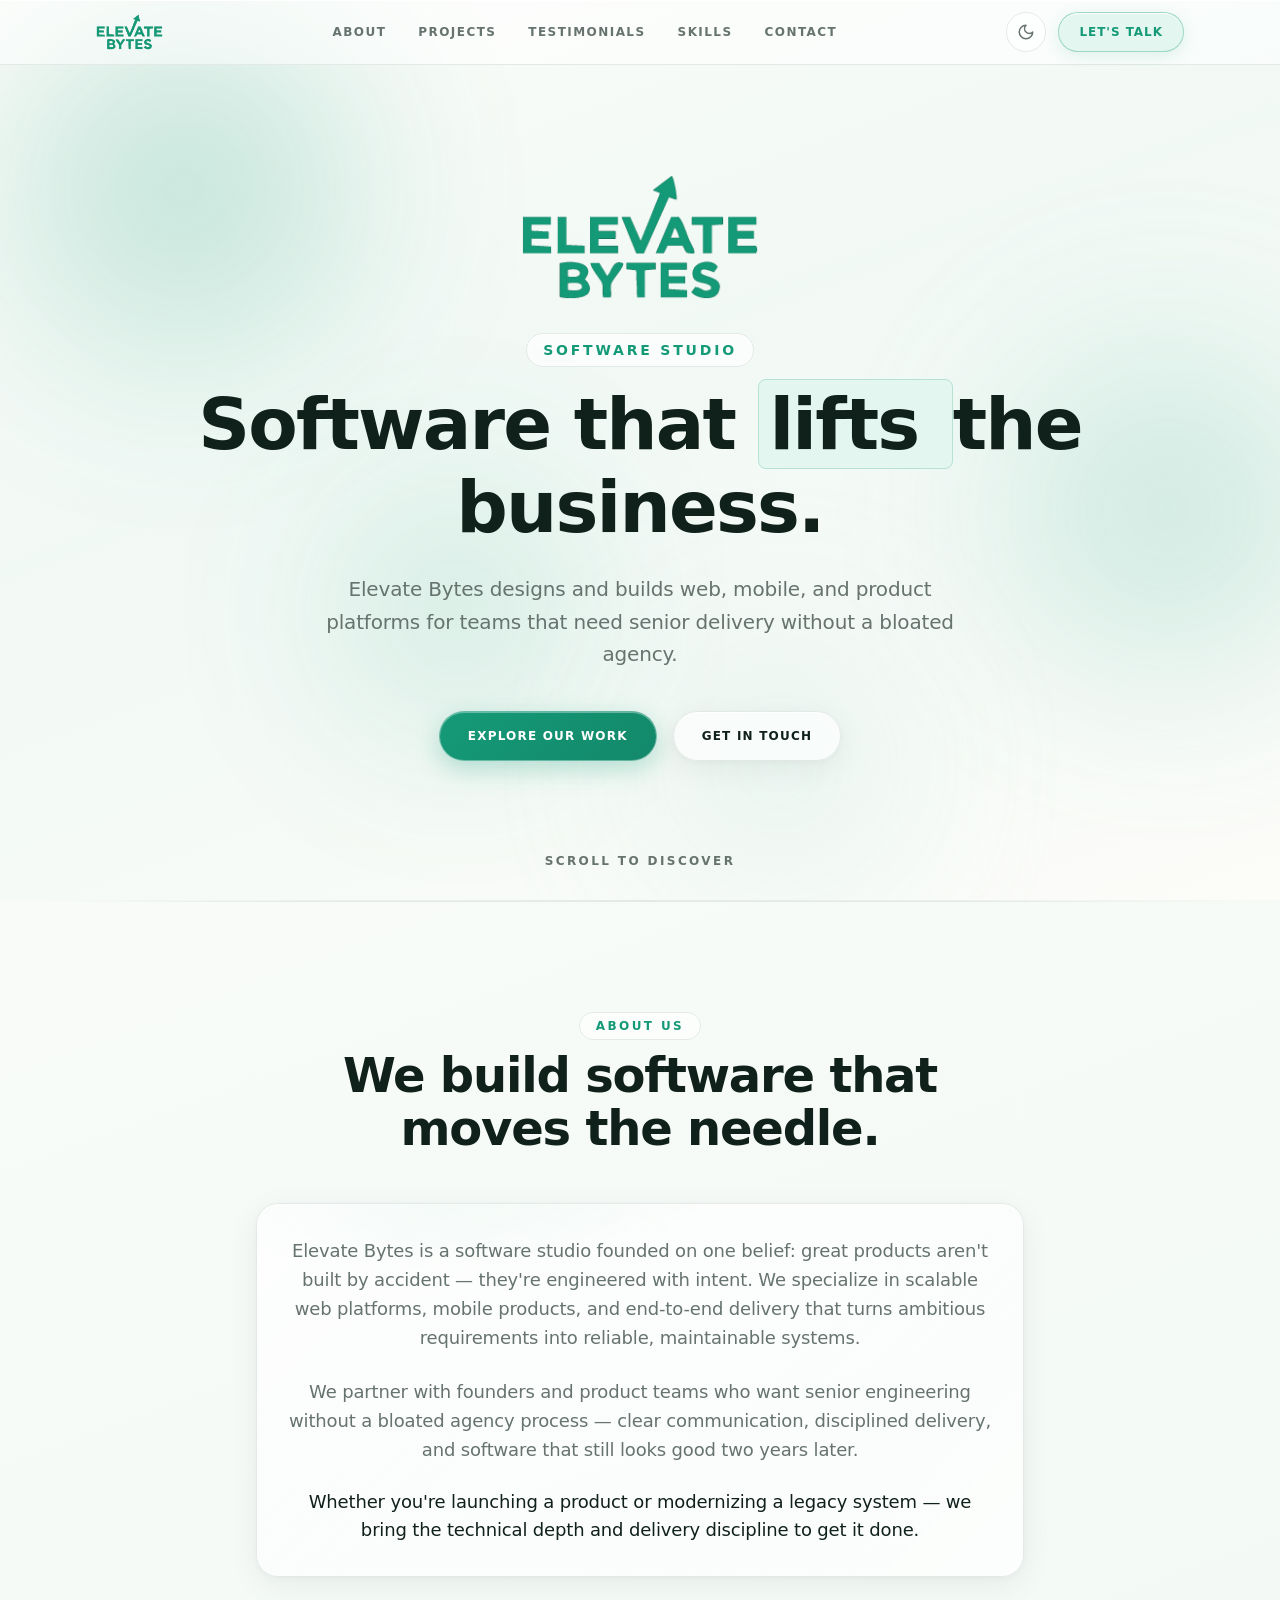
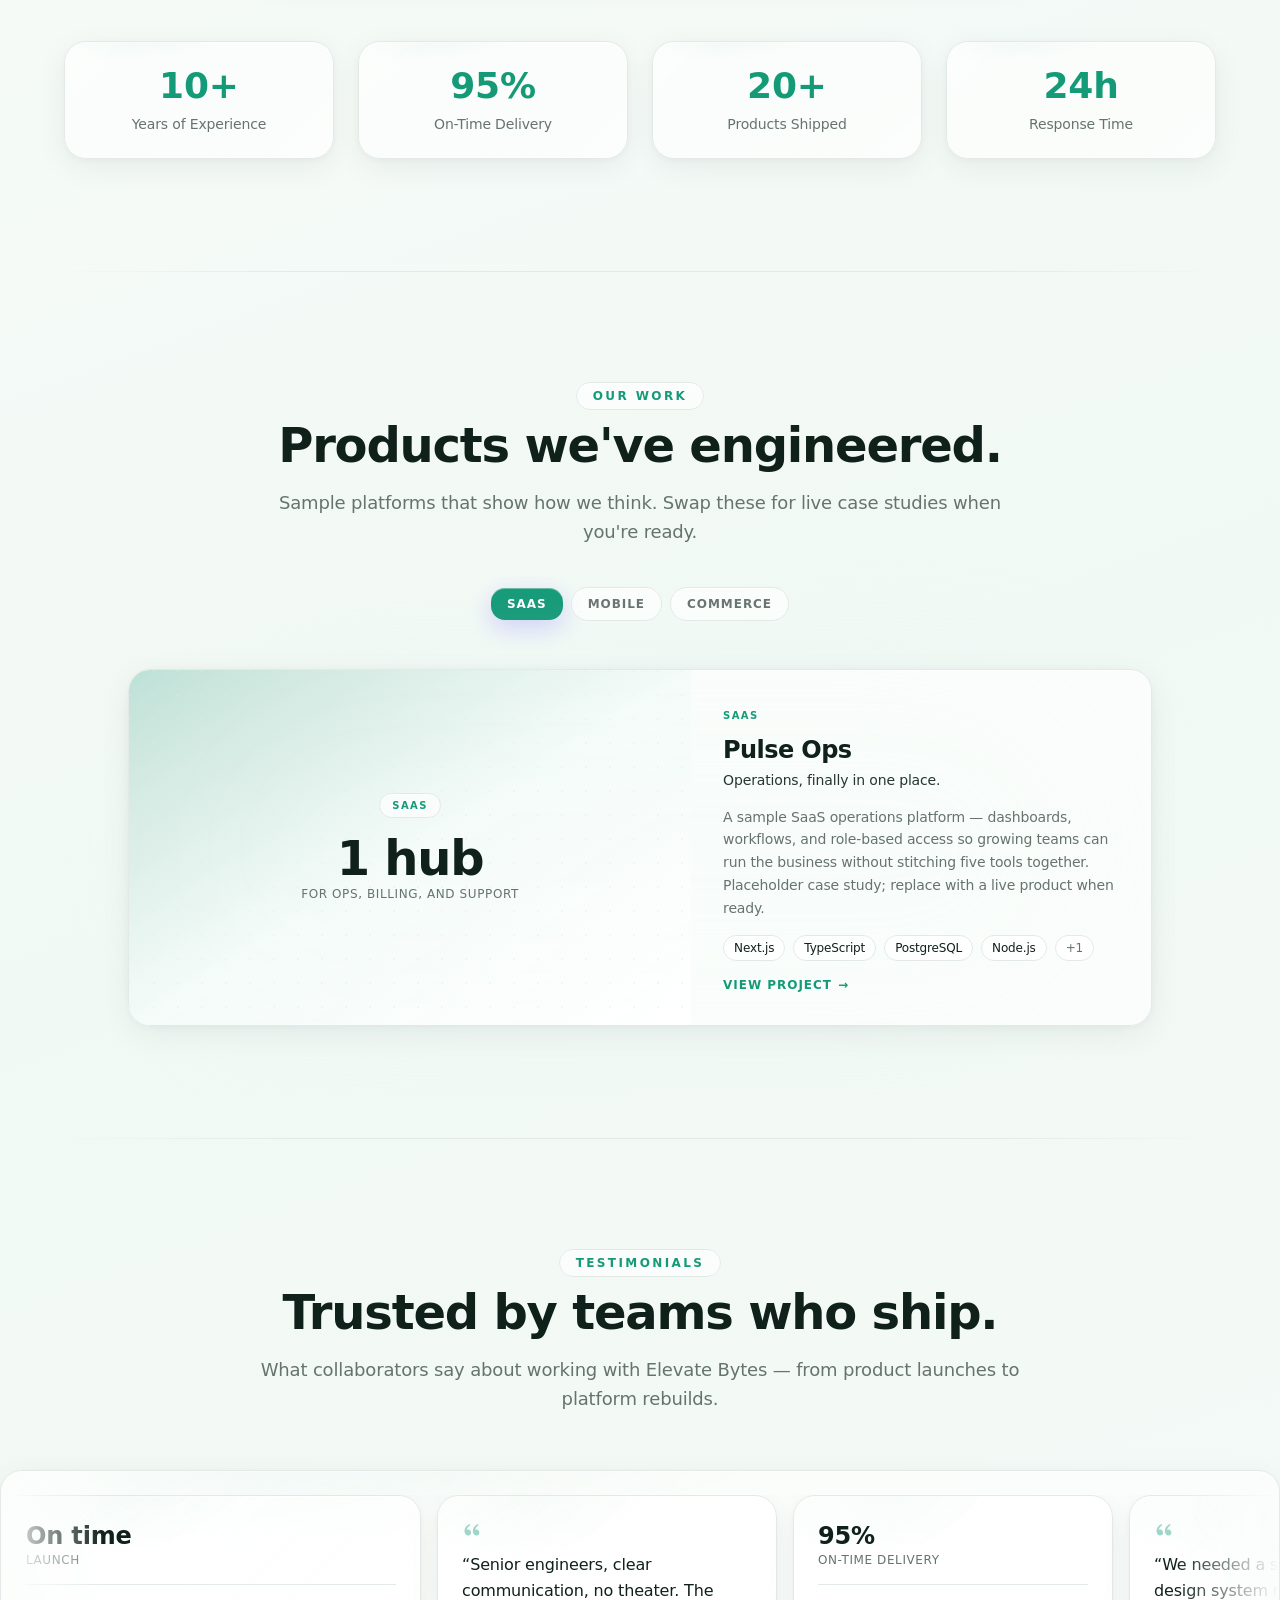
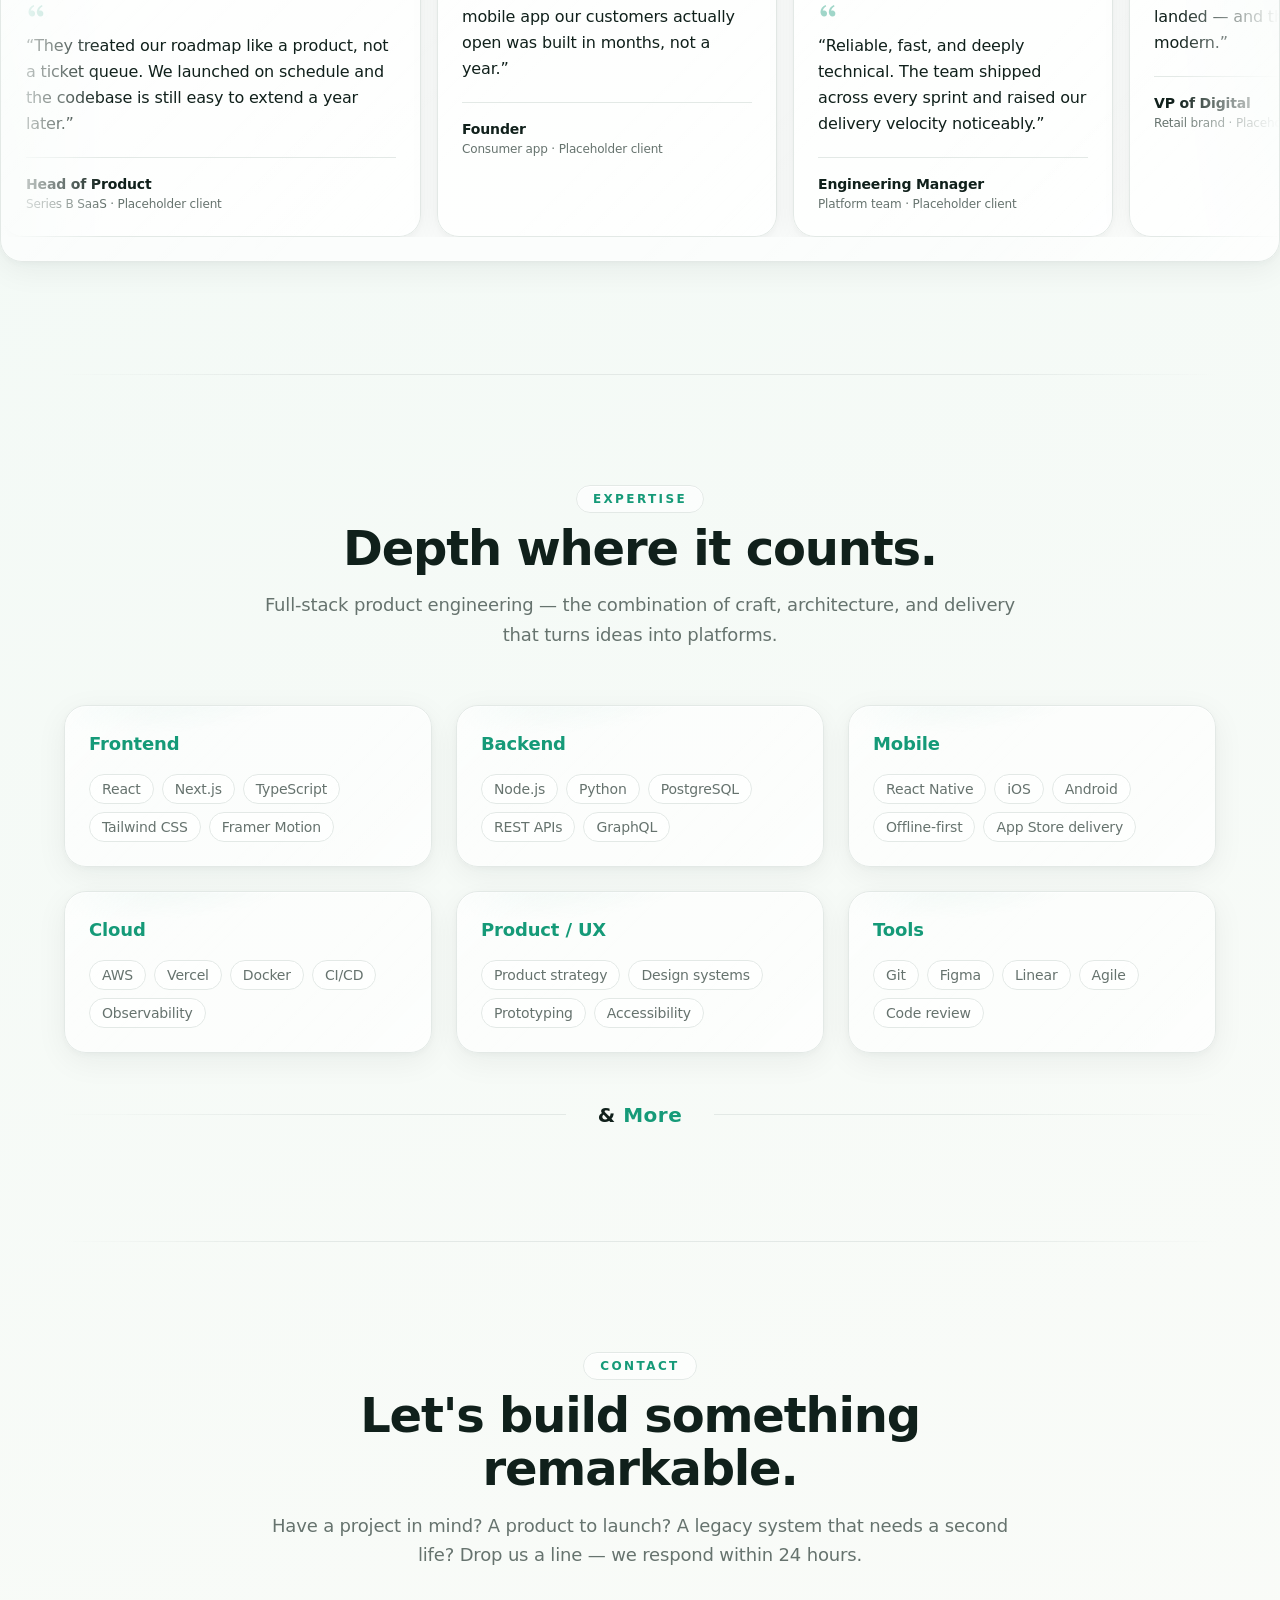
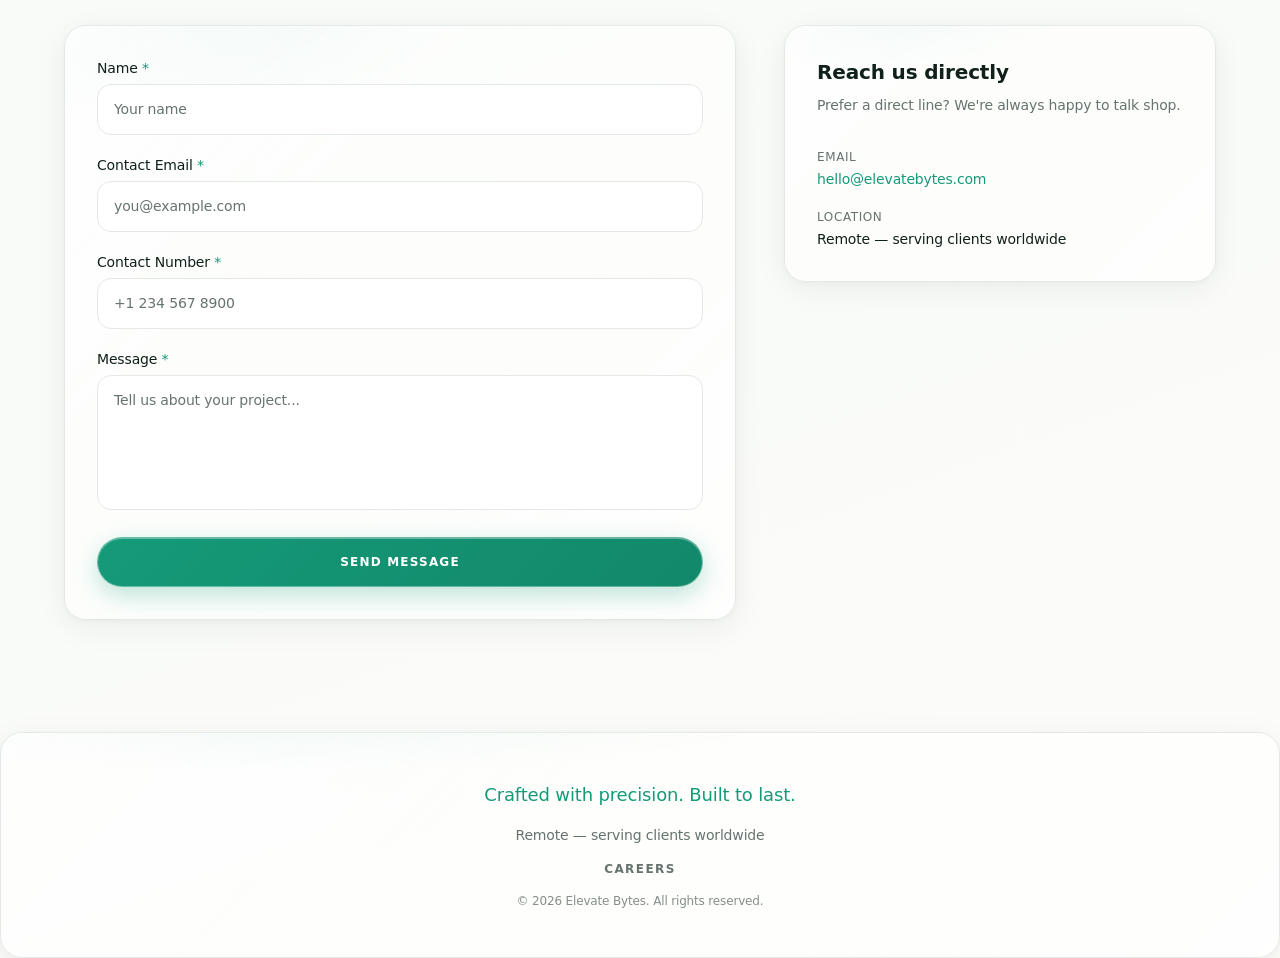
<file: index.html>
<!DOCTYPE html><!--P_uJSVf_uLPr76a7y73fI--><html lang="en"><head><base href="/"/><meta charSet="utf-8"/><meta name="viewport" content="width=device-width, initial-scale=1"/><link rel="preload" href="/_next/static/media/83afe278b6a6bb3c-s.p.3a6ba036.woff2" as="font" crossorigin="" type="font/woff2"/><link rel="preload" as="image" href="/logo.png"/><link rel="stylesheet" href="/_next/static/chunks/52c883a3953d5c83.css" data-precedence="next"/><link rel="preload" as="script" fetchPriority="low" href="/_next/static/chunks/c62b4372c26b460f.js"/><script src="/_next/static/chunks/9ea5322c0c7643ae.js" async=""></script><script src="/_next/static/chunks/235d6bf3a14b5b25.js" async=""></script><script src="/_next/static/chunks/73eae79ac83634b5.js" async=""></script><script src="/_next/static/chunks/turbopack-bfbb9641d11fd9e8.js" async=""></script><script src="/_next/static/chunks/c8c0b3bb6447edcc.js" async=""></script><script src="/_next/static/chunks/3a1590024602af8c.js" async=""></script><script src="/_next/static/chunks/e17e96040103ac61.js" async=""></script><script src="/_next/static/chunks/ff1a16fafef87110.js" async=""></script><script src="/_next/static/chunks/7dd66bdf8a7e5707.js" async=""></script><script src="/_next/static/chunks/26d20c50050ac894.js" async=""></script><meta name="next-size-adjust" content=""/><title>Elevate Bytes - Software that lifts the business</title><meta name="description" content="Elevate Bytes designs and builds production-grade web, mobile, and product platforms for teams that need senior delivery without a bloated agency."/><link rel="author" href="https://elevatebytes.com"/><meta name="author" content="Elevate Bytes"/><link rel="manifest" href="/manifest.webmanifest"/><meta name="keywords" content="Elevate Bytes,software development,web development,mobile app development,custom software,software studio,product engineering,full-stack development"/><meta name="creator" content="Elevate Bytes"/><meta name="publisher" content="Elevate Bytes"/><meta name="robots" content="index, follow"/><meta name="googlebot" content="index, follow, max-video-preview:-1, max-image-preview:large, max-snippet:-1"/><meta name="category" content="technology"/><link rel="canonical" href="https://elevatebytes.com/"/><meta property="og:title" content="Elevate Bytes - Software that lifts the business"/><meta property="og:description" content="Elevate Bytes designs and builds production-grade web, mobile, and product platforms for teams that need senior delivery without a bloated agency."/><meta property="og:url" content="https://elevatebytes.com/"/><meta property="og:site_name" content="Elevate Bytes"/><meta property="og:locale" content="en_US"/><meta property="og:image" content="https://elevatebytes.com/logo.png"/><meta property="og:image:width" content="1200"/><meta property="og:image:height" content="630"/><meta property="og:image:alt" content="Elevate Bytes logo"/><meta property="og:type" content="website"/><meta name="twitter:card" content="summary_large_image"/><meta name="twitter:creator" content="@elevatebytes"/><meta name="twitter:title" content="Elevate Bytes - Software that lifts the business"/><meta name="twitter:description" content="Elevate Bytes designs and builds production-grade web, mobile, and product platforms for teams that need senior delivery without a bloated agency."/><meta name="twitter:image" content="https://elevatebytes.com/logo.png"/><link rel="icon" href="/icon.png?icon.c8e0f59e.png" sizes="512x512" type="image/png"/><link rel="apple-touch-icon" href="/apple-icon.png?apple-icon.1c77fbf4.png" sizes="180x180" type="image/png"/><style>:root,.light{--background:#FCFCF9;--foreground:#10201B;--muted:#66736E;--surface:#FFFFFF;--surface-elevated:#FFFFFF;--border:#E3E9E6;--accent:#159A78;--accent-hover:#12886a;--accent-light:#E4F6F0;--accent-blue:#E4F6F0;--accent-pink:#7dc8b4;--accent-mint:#E4F6F0;--accent-muted:#E4F6F0;--glass-bg:rgba(255, 255, 255, 0.62);--glass-bg-strong:rgba(255, 255, 255, 0.86);--glass-border:#E3E9E6;--glass-highlight:rgba(255, 255, 255, 0.95);--glass-shine:rgba(21, 154, 120, 0.1);--glass-orb-1:rgba(21, 154, 120, 0.42);--glass-orb-2:rgba(93, 186, 162, 0.5);--glass-orb-3:rgba(21, 154, 120, 0.28);--glass-orb-4:rgba(187, 228, 216, 0.55);--glass-shadow:0 8px 32px rgba(16, 32, 27, 0.06), 0 2px 8px rgba(16, 32, 27, 0.04), inset 0 1px 0 rgba(255, 255, 255, 0.9), inset 0 -1px 0 rgba(255, 255, 255, 0.2);--glass-corner-shine:rgba(255, 255, 255, 0.7);--ambient-bg:linear-gradient(160deg, #FCFCF9 0%, #f1f9f5 42%, #FCFCF9 100%);--hero-highlight-bg:#E4F6F0;--hero-highlight-border:rgba(21, 154, 120, 0.22);--orb-opacity:0.7}.dark{--background:#10201B;--foreground:#FCFCF9;--muted:#aab1ad;--surface:#112f26;--surface-elevated:#11382e;--border:rgba(252, 252, 249, 0.12);--accent:#159A78;--accent-hover:#3fac90;--accent-light:rgba(21, 154, 120, 0.22);--accent-blue:rgba(21, 154, 120, 0.35);--accent-pink:rgba(21, 154, 120, 0.28);--accent-mint:rgba(228, 246, 240, 0.35);--accent-muted:rgba(21, 154, 120, 0.18);--glass-bg:rgba(252, 252, 249, 0.08);--glass-bg-strong:rgba(252, 252, 249, 0.14);--glass-border:rgba(252, 252, 249, 0.14);--glass-highlight:rgba(252, 252, 249, 0.1);--glass-shine:rgba(21, 154, 120, 0.14);--glass-orb-1:rgba(21, 154, 120, 0.4);--glass-orb-2:rgba(228, 246, 240, 0.22);--glass-orb-3:rgba(21, 154, 120, 0.28);--glass-orb-4:rgba(90, 183, 159, 0.3);--glass-shadow:0 8px 32px rgba(0, 0, 0, 0.4), 0 2px 8px rgba(0, 0, 0, 0.22), inset 0 1px 0 rgba(252, 252, 249, 0.08), inset 0 -1px 0 rgba(252, 252, 249, 0.04);--glass-corner-shine:rgba(252, 252, 249, 0.12);--ambient-bg:linear-gradient(160deg, #10201B 0%, #112f26 42%, #10201B 100%);--hero-highlight-bg:rgba(21, 154, 120, 0.28);--hero-highlight-border:rgba(21, 154, 120, 0.32);--orb-opacity:0.45}</style><script type="application/ld+json">{"@context":"https://schema.org","@type":"Organization","@id":"https://elevatebytes.com/#organization","name":"Elevate Bytes","legalName":"Elevate Bytes","url":"https://elevatebytes.com","logo":"https://elevatebytes.com/logo.png","description":"Elevate Bytes designs and builds production-grade web, mobile, and product platforms for teams that need senior delivery without a bloated agency.","email":"hello@elevatebytes.com","areaServed":"Worldwide","contactPoint":{"@type":"ContactPoint","contactType":"sales","email":"hello@elevatebytes.com","availableLanguage":["English"]}}</script><script type="application/ld+json">{"@context":"https://schema.org","@type":"WebSite","@id":"https://elevatebytes.com/#website","name":"Elevate Bytes","url":"https://elevatebytes.com","description":"Elevate Bytes designs and builds production-grade web, mobile, and product platforms for teams that need senior delivery without a bloated agency.","publisher":{"@id":"https://elevatebytes.com/#organization"},"inLanguage":"en"}</script><script type="application/ld+json">{"@context":"https://schema.org","@type":"ProfessionalService","@id":"https://elevatebytes.com/#service","name":"Elevate Bytes","url":"https://elevatebytes.com","image":"https://elevatebytes.com/logo.png","description":"Elevate Bytes designs and builds production-grade web, mobile, and product platforms for teams that need senior delivery without a bloated agency.","areaServed":"Worldwide","priceRange":"$$","knowsAbout":["Web Development","Mobile App Development","Custom Software","Product Engineering","React","Next.js"]}</script><script src="/_next/static/chunks/a6dad97d9634a72d.js" noModule=""></script></head><body class="inter_1ec0685a-module__ODW2ua__variable font-sans antialiased"><div hidden=""><!--$--><!--/$--></div><script>((a,b,c,d,e,f,g,h)=>{let i=document.documentElement,j=["light","dark"];function k(b){var c;(Array.isArray(a)?a:[a]).forEach(a=>{let c="class"===a,d=c&&f?e.map(a=>f[a]||a):e;c?(i.classList.remove(...d),i.classList.add(f&&f[b]?f[b]:b)):i.setAttribute(a,b)}),c=b,h&&j.includes(c)&&(i.style.colorScheme=c)}if(d)k(d);else try{let a=localStorage.getItem(b)||c,d=g&&"system"===a?window.matchMedia("(prefers-color-scheme: dark)").matches?"dark":"light":a;k(d)}catch(a){}})("class","theme","light",null,["light","dark"],null,false,true)</script><div class="ambient-bg" aria-hidden="true"><span class="ambient-orb ambient-orb-1"></span><span class="ambient-orb ambient-orb-2"></span><span class="ambient-orb ambient-orb-3"></span><span class="ambient-orb ambient-orb-4"></span></div><header class="liquid-glass-header sticky top-0 z-50 "><div class="mx-auto flex h-16 max-w-6xl items-center justify-between px-4 sm:px-6 lg:px-8"><a class="flex items-center" href="/"><img alt="Elevate Bytes" loading="lazy" width="988" height="528" decoding="async" data-nimg="1" class="w-auto object-contain h-8 sm:h-9 " style="color:transparent" src="/logo.png"/></a><nav class="hidden items-center gap-8 md:flex"><a class="text-xs font-semibold uppercase tracking-[0.12em] text-muted transition-colors hover:text-accent" href="#about">About</a><a class="text-xs font-semibold uppercase tracking-[0.12em] text-muted transition-colors hover:text-accent" href="#projects">Projects</a><a class="text-xs font-semibold uppercase tracking-[0.12em] text-muted transition-colors hover:text-accent" href="#testimonials">Testimonials</a><a class="text-xs font-semibold uppercase tracking-[0.12em] text-muted transition-colors hover:text-accent" href="#skills">Skills</a><a class="text-xs font-semibold uppercase tracking-[0.12em] text-muted transition-colors hover:text-accent" href="#contact">Contact</a></nav><div class="flex items-center gap-2 sm:gap-3"><button type="button" aria-label="Toggle theme" class="liquid-glass-chip flex h-10 w-10 items-center justify-center text-muted transition-colors hover:border-accent hover:text-accent"><svg xmlns="http://www.w3.org/2000/svg" width="18" height="18" viewBox="0 0 24 24" fill="none" stroke="currentColor" stroke-width="2" stroke-linecap="round" stroke-linejoin="round"><path d="M12 3a6 6 0 0 0 9 9 9 9 0 1 1-9-9Z"></path></svg></button><a class="btn-accent-glass hidden sm:inline-block" href="#contact">Let&#x27;s Talk</a><button type="button" aria-label="Toggle menu" class="liquid-glass-chip flex h-10 w-10 items-center justify-center text-foreground md:hidden"><svg xmlns="http://www.w3.org/2000/svg" width="18" height="18" viewBox="0 0 24 24" fill="none" stroke="currentColor" stroke-width="2" stroke-linecap="round" stroke-linejoin="round"><line x1="4" x2="20" y1="12" y2="12"></line><line x1="4" x2="20" y1="6" y2="6"></line><line x1="4" x2="20" y1="18" y2="18"></line></svg></button></div></div></header><main><section class="relative flex min-h-[calc(100vh-4rem)] flex-col items-center justify-center overflow-hidden px-4 pb-16 pt-8 sm:px-6"><div class="pointer-events-none absolute inset-x-0 bottom-0 h-px bg-gradient-to-r from-transparent via-[var(--glass-border)] to-transparent"></div><div class="relative z-10 mx-auto max-w-4xl text-center" style="opacity:0;transform:translateY(30px)"><div class="mb-8 flex justify-center" style="opacity:0;transform:scale(0.95)"><img alt="Elevate Bytes" width="988" height="528" decoding="async" data-nimg="1" class="w-auto object-contain h-20 sm:h-28 md:h-32 " style="color:transparent" src="/logo.png"/></div><p class="liquid-glass-chip mb-4 inline-block px-4 py-1.5 text-xs font-semibold uppercase tracking-[0.2em] text-accent sm:text-sm">Software Studio</p><h1 class="text-4xl font-bold leading-[1.15] tracking-tight text-foreground sm:text-5xl md:text-6xl lg:text-7xl"><span>Software<!-- --> </span><span>that<!-- --> </span><span class="hero-highlight">lifts<!-- --> </span><span>the<!-- --> </span><span>business.<!-- --> </span></h1><p class="mx-auto mt-6 max-w-2xl text-base leading-relaxed text-muted sm:text-lg md:text-xl">Elevate Bytes designs and builds web, mobile, and product platforms for teams that need senior delivery without a bloated agency.</p><div class="mt-10 flex flex-col items-center justify-center gap-4 sm:flex-row"><a href="#projects" class="btn-gradient w-full sm:w-auto">Explore Our Work</a><a href="#contact" class="btn-outline w-full sm:w-auto">Get in Touch</a></div></div><p class="absolute bottom-8 text-xs font-semibold uppercase tracking-[0.2em] text-muted" style="opacity:0">Scroll to discover</p></section><section id="about" class="glass-section px-4 py-20 sm:px-6 lg:py-28"><div class="mx-auto max-w-6xl"><div class="mx-auto max-w-3xl text-center" style="opacity:0;transform:translateY(24px)"><p class="mb-3 inline-block"><span class="liquid-glass-chip px-4 py-1.5 text-xs font-semibold uppercase tracking-[0.2em] text-accent">About Us</span></p><h2 class="text-3xl font-bold leading-[1.1] tracking-tight text-foreground sm:text-4xl lg:text-5xl">We build software that moves the needle.</h2></div><div class="liquid-glass mx-auto mt-12 max-w-3xl space-y-6 p-6 text-center sm:p-8" style="opacity:0;transform:translateY(20px)"><p class="text-base leading-relaxed text-muted sm:text-lg">Elevate Bytes is a software studio founded on one belief: great products aren&#x27;t built by accident — they&#x27;re engineered with intent. We specialize in scalable web platforms, mobile products, and end-to-end delivery that turns ambitious requirements into reliable, maintainable systems.</p><p class="text-base leading-relaxed text-muted sm:text-lg">We partner with founders and product teams who want senior engineering without a bloated agency process — clear communication, disciplined delivery, and software that still looks good two years later.</p><p class="text-base font-medium text-foreground sm:text-lg">Whether you&#x27;re launching a product or modernizing a legacy system — we bring the technical depth and delivery discipline to get it done.</p></div><div class="mt-16 grid grid-cols-2 gap-4 lg:grid-cols-4 lg:gap-6"><div class="liquid-glass p-6 text-center" style="opacity:0;transform:translateY(16px)"><p class="gradient-text text-3xl font-bold sm:text-4xl">10+</p><p class="mt-2 text-sm text-muted">Years of Experience</p></div><div class="liquid-glass p-6 text-center" style="opacity:0;transform:translateY(16px)"><p class="gradient-text text-3xl font-bold sm:text-4xl">95%</p><p class="mt-2 text-sm text-muted">On-Time Delivery</p></div><div class="liquid-glass p-6 text-center" style="opacity:0;transform:translateY(16px)"><p class="gradient-text text-3xl font-bold sm:text-4xl">20+</p><p class="mt-2 text-sm text-muted">Products Shipped</p></div><div class="liquid-glass p-6 text-center" style="opacity:0;transform:translateY(16px)"><p class="gradient-text text-3xl font-bold sm:text-4xl">24h</p><p class="mt-2 text-sm text-muted">Response Time</p></div></div></div></section><section id="projects" class="glass-section px-4 py-20 sm:px-6 lg:py-28"><div class="mx-auto max-w-6xl"><div class="mx-auto max-w-3xl text-center" style="opacity:0;transform:translateY(24px)"><p class="mb-3 inline-block"><span class="liquid-glass-chip px-4 py-1.5 text-xs font-semibold uppercase tracking-[0.2em] text-accent">Our Work</span></p><h2 class="text-3xl font-bold leading-[1.1] tracking-tight text-foreground sm:text-4xl lg:text-5xl">Products we&#x27;ve engineered.</h2><p class="mt-4 text-base leading-relaxed text-muted sm:text-lg">Sample platforms that show how we think. Swap these for live case studies when you&#x27;re ready.</p></div><div class="mt-10 flex flex-wrap items-center justify-center gap-2"><button type="button" class="rounded-[var(--glass-radius-sm)] px-4 py-2 text-xs font-semibold uppercase tracking-[0.08em] transition-all duration-200 bg-accent text-white shadow-[0_8px_24px_rgba(123,97,255,0.28),inset_0_1px_0_rgba(255,255,255,0.35)]">SaaS</button><button type="button" class="rounded-[var(--glass-radius-sm)] px-4 py-2 text-xs font-semibold uppercase tracking-[0.08em] transition-all duration-200 liquid-glass-chip text-muted hover:border-accent hover:text-accent">Mobile</button><button type="button" class="rounded-[var(--glass-radius-sm)] px-4 py-2 text-xs font-semibold uppercase tracking-[0.08em] transition-all duration-200 liquid-glass-chip text-muted hover:border-accent hover:text-accent">Commerce</button></div><div class="relative mx-auto mt-12 max-w-5xl"><div class="pointer-events-none absolute inset-x-0 top-1/2 -translate-y-1/2"><div class="mx-auto h-64 w-[85%] rounded-full bg-accent-light/40 blur-3xl sm:h-72"></div></div><div class="relative" style="opacity:0;transform:translateY(16px)"><a class="group block h-full overflow-hidden rounded-[var(--glass-radius)] border border-[var(--glass-border)] bg-[var(--glass-bg)] shadow-[var(--glass-shadow)] transition-[border-color,box-shadow,transform] duration-300 hover:-translate-y-1 hover:border-accent/35 hover:shadow-[0_16px_48px_rgba(0,0,0,0.25),0_0_0_1px_color-mix(in_srgb,var(--accent)_20%,transparent)] lg:flex lg:min-h-[22rem]" href="/projects/pulse-ops/"><div class="relative aspect-[16/10] w-full overflow-hidden bg-[var(--glass-bg-strong)] lg:aspect-auto lg:min-h-full lg:flex-1"><div class="absolute inset-0 bg-gradient-to-br from-accent/30 via-accent-light/40 to-[var(--glass-bg-strong)]"><div class="absolute inset-0 opacity-[0.35]" style="background-image:radial-gradient(circle at 1px 1px, var(--glass-border) 1px, transparent 0);background-size:24px 24px"></div><div class="absolute inset-0 flex flex-col items-center justify-center p-6 text-center"><span class="liquid-glass-chip px-3 py-1 text-[10px] font-semibold uppercase tracking-[0.14em] text-accent">SaaS</span><p class="mt-4 text-4xl font-bold tracking-tight text-foreground sm:text-5xl">1 hub</p><p class="mt-1 text-xs font-medium uppercase tracking-wider text-muted">For ops, billing, and support</p></div></div></div><div class="flex flex-col justify-center space-y-4 p-5 sm:p-6 lg:w-[45%] lg:shrink-0 lg:p-8"><div><span class="text-[10px] font-semibold uppercase tracking-[0.14em] text-accent">SaaS</span><h3 class="mt-2 text-xl font-bold tracking-tight text-foreground sm:text-2xl">Pulse Ops</h3><p class="mt-1 text-sm font-medium text-foreground/90">Operations, finally in one place.</p></div><p class="text-sm leading-relaxed text-muted">A sample SaaS operations platform — dashboards, workflows, and role-based access so growing teams can run the business without stitching five tools together. Placeholder case study; replace with a live product when ready.</p><div class="flex flex-wrap gap-2"><span class="liquid-glass-chip px-2.5 py-1 text-xs text-foreground">Next.js</span><span class="liquid-glass-chip px-2.5 py-1 text-xs text-foreground">TypeScript</span><span class="liquid-glass-chip px-2.5 py-1 text-xs text-foreground">PostgreSQL</span><span class="liquid-glass-chip px-2.5 py-1 text-xs text-foreground">Node.js</span><span class="liquid-glass-chip px-2.5 py-1 text-xs text-muted">+<!-- -->1</span></div><p class="inline-flex items-center gap-1.5 text-xs font-semibold uppercase tracking-[0.08em] text-accent transition-colors group-hover:text-accent-hover">View Project<span aria-hidden="true" class="transition-transform duration-300 group-hover:translate-x-1">→</span></p></div></a></div></div></div></section><section id="testimonials" class="glass-section overflow-hidden py-20 sm:py-28"><div class="mx-auto max-w-6xl px-4 sm:px-6"><div class="mx-auto max-w-3xl text-center" style="opacity:0;transform:translateY(24px)"><p class="mb-3 inline-block"><span class="liquid-glass-chip px-4 py-1.5 text-xs font-semibold uppercase tracking-[0.2em] text-accent">Testimonials</span></p><h2 class="text-3xl font-bold leading-[1.1] tracking-tight text-foreground sm:text-4xl lg:text-5xl">Trusted by teams who ship.</h2><p class="mt-4 text-base leading-relaxed text-muted sm:text-lg">What collaborators say about working with Elevate Bytes — from product launches to platform rebuilds.</p></div></div><div class="mt-14"><div class="liquid-glass py-5 sm:py-6"><div class="marquee-row overflow-hidden"><div class="marquee-track flex gap-4 " style="--marquee-duration:50s"><article class="liquid-glass w-[340px] sm:w-[420px] shrink-0 p-5 sm:p-6"><div class="glass-divider mb-4 border-b pb-4"><p class="text-2xl font-bold text-foreground">On time</p><p class="text-xs font-medium uppercase tracking-wider text-muted">Launch</p></div><svg xmlns="http://www.w3.org/2000/svg" width="20" height="20" viewBox="0 0 24 24" fill="currentColor" class="text-accent/40"><path d="M4.583 17.321C3.553 16.227 3 15 3 13.011c0-3.5 2.457-6.637 6.03-8.188l.893 1.378c-3.335 1.804-3.987 4.145-4.247 5.621.537-.278 1.24-.375 1.929-.311 1.804.167 3.226 1.648 3.226 3.489a3.5 3.5 0 0 1-3.5 3.5c-1.073 0-2.099-.49-2.748-1.179Zm10 0C13.553 16.227 13 15 13 13.011c0-3.5 2.457-6.637 6.03-8.188l.893 1.378c-3.335 1.804-3.987 4.145-4.247 5.621.537-.278 1.24-.375 1.929-.311 1.804.167 3.226 1.648 3.226 3.489a3.5 3.5 0 0 1-3.5 3.5c-1.073 0-2.099-.49-2.748-1.179Z"></path></svg><p class="mt-3 text-sm leading-relaxed text-foreground sm:text-base">“<!-- -->They treated our roadmap like a product, not a ticket queue. We launched on schedule and the codebase is still easy to extend a year later.<!-- -->”</p><div class="glass-divider mt-5 border-t pt-4"><p class="text-sm font-semibold text-foreground">Head of Product</p><p class="mt-0.5 text-xs text-muted">Series B SaaS<!-- --> · <!-- -->Placeholder client</p></div></article><article class="liquid-glass w-[300px] sm:w-[340px] shrink-0 p-5 sm:p-6"><svg xmlns="http://www.w3.org/2000/svg" width="20" height="20" viewBox="0 0 24 24" fill="currentColor" class="text-accent/40"><path d="M4.583 17.321C3.553 16.227 3 15 3 13.011c0-3.5 2.457-6.637 6.03-8.188l.893 1.378c-3.335 1.804-3.987 4.145-4.247 5.621.537-.278 1.24-.375 1.929-.311 1.804.167 3.226 1.648 3.226 3.489a3.5 3.5 0 0 1-3.5 3.5c-1.073 0-2.099-.49-2.748-1.179Zm10 0C13.553 16.227 13 15 13 13.011c0-3.5 2.457-6.637 6.03-8.188l.893 1.378c-3.335 1.804-3.987 4.145-4.247 5.621.537-.278 1.24-.375 1.929-.311 1.804.167 3.226 1.648 3.226 3.489a3.5 3.5 0 0 1-3.5 3.5c-1.073 0-2.099-.49-2.748-1.179Z"></path></svg><p class="mt-3 text-sm leading-relaxed text-foreground sm:text-base">“<!-- -->Senior engineers, clear communication, no theater. The mobile app our customers actually open was built in months, not a year.<!-- -->”</p><div class="glass-divider mt-5 border-t pt-4"><p class="text-sm font-semibold text-foreground">Founder</p><p class="mt-0.5 text-xs text-muted">Consumer app<!-- --> · <!-- -->Placeholder client</p></div></article><article class="liquid-glass w-[280px] sm:w-[320px] shrink-0 p-5 sm:p-6"><div class="glass-divider mb-4 border-b pb-4"><p class="text-2xl font-bold text-foreground">95%</p><p class="text-xs font-medium uppercase tracking-wider text-muted">On-time delivery</p></div><svg xmlns="http://www.w3.org/2000/svg" width="20" height="20" viewBox="0 0 24 24" fill="currentColor" class="text-accent/40"><path d="M4.583 17.321C3.553 16.227 3 15 3 13.011c0-3.5 2.457-6.637 6.03-8.188l.893 1.378c-3.335 1.804-3.987 4.145-4.247 5.621.537-.278 1.24-.375 1.929-.311 1.804.167 3.226 1.648 3.226 3.489a3.5 3.5 0 0 1-3.5 3.5c-1.073 0-2.099-.49-2.748-1.179Zm10 0C13.553 16.227 13 15 13 13.011c0-3.5 2.457-6.637 6.03-8.188l.893 1.378c-3.335 1.804-3.987 4.145-4.247 5.621.537-.278 1.24-.375 1.929-.311 1.804.167 3.226 1.648 3.226 3.489a3.5 3.5 0 0 1-3.5 3.5c-1.073 0-2.099-.49-2.748-1.179Z"></path></svg><p class="mt-3 text-sm leading-relaxed text-foreground sm:text-base">“<!-- -->Reliable, fast, and deeply technical. The team shipped across every sprint and raised our delivery velocity noticeably.<!-- -->”</p><div class="glass-divider mt-5 border-t pt-4"><p class="text-sm font-semibold text-foreground">Engineering Manager</p><p class="mt-0.5 text-xs text-muted">Platform team<!-- --> · <!-- -->Placeholder client</p></div></article><article class="liquid-glass w-[340px] sm:w-[420px] shrink-0 p-5 sm:p-6"><svg xmlns="http://www.w3.org/2000/svg" width="20" height="20" viewBox="0 0 24 24" fill="currentColor" class="text-accent/40"><path d="M4.583 17.321C3.553 16.227 3 15 3 13.011c0-3.5 2.457-6.637 6.03-8.188l.893 1.378c-3.335 1.804-3.987 4.145-4.247 5.621.537-.278 1.24-.375 1.929-.311 1.804.167 3.226 1.648 3.226 3.489a3.5 3.5 0 0 1-3.5 3.5c-1.073 0-2.099-.49-2.748-1.179Zm10 0C13.553 16.227 13 15 13 13.011c0-3.5 2.457-6.637 6.03-8.188l.893 1.378c-3.335 1.804-3.987 4.145-4.247 5.621.537-.278 1.24-.375 1.929-.311 1.804.167 3.226 1.648 3.226 3.489a3.5 3.5 0 0 1-3.5 3.5c-1.073 0-2.099-.49-2.748-1.179Z"></path></svg><p class="mt-3 text-sm leading-relaxed text-foreground sm:text-base">“<!-- -->We needed a storefront that converted and a design system merchandising could own. Both landed — and the checkout finally feels modern.<!-- -->”</p><div class="glass-divider mt-5 border-t pt-4"><p class="text-sm font-semibold text-foreground">VP of Digital</p><p class="mt-0.5 text-xs text-muted">Retail brand<!-- --> · <!-- -->Placeholder client</p></div></article><article class="liquid-glass w-[300px] sm:w-[340px] shrink-0 p-5 sm:p-6"><svg xmlns="http://www.w3.org/2000/svg" width="20" height="20" viewBox="0 0 24 24" fill="currentColor" class="text-accent/40"><path d="M4.583 17.321C3.553 16.227 3 15 3 13.011c0-3.5 2.457-6.637 6.03-8.188l.893 1.378c-3.335 1.804-3.987 4.145-4.247 5.621.537-.278 1.24-.375 1.929-.311 1.804.167 3.226 1.648 3.226 3.489a3.5 3.5 0 0 1-3.5 3.5c-1.073 0-2.099-.49-2.748-1.179Zm10 0C13.553 16.227 13 15 13 13.011c0-3.5 2.457-6.637 6.03-8.188l.893 1.378c-3.335 1.804-3.987 4.145-4.247 5.621.537-.278 1.24-.375 1.929-.311 1.804.167 3.226 1.648 3.226 3.489a3.5 3.5 0 0 1-3.5 3.5c-1.073 0-2.099-.49-2.748-1.179Z"></path></svg><p class="mt-3 text-sm leading-relaxed text-foreground sm:text-base">“<!-- -->The partnership felt like adding a staff-plus pod, not hiring an agency. Architecture decisions were explained, not hidden.<!-- -->”</p><div class="glass-divider mt-5 border-t pt-4"><p class="text-sm font-semibold text-foreground">CTO</p><p class="mt-0.5 text-xs text-muted">B2B startup<!-- --> · <!-- -->Placeholder client</p></div></article><article class="liquid-glass w-[280px] sm:w-[320px] shrink-0 p-5 sm:p-6"><div class="glass-divider mb-4 border-b pb-4"><p class="text-2xl font-bold text-foreground">1 hub</p><p class="text-xs font-medium uppercase tracking-wider text-muted">For daily ops</p></div><svg xmlns="http://www.w3.org/2000/svg" width="20" height="20" viewBox="0 0 24 24" fill="currentColor" class="text-accent/40"><path d="M4.583 17.321C3.553 16.227 3 15 3 13.011c0-3.5 2.457-6.637 6.03-8.188l.893 1.378c-3.335 1.804-3.987 4.145-4.247 5.621.537-.278 1.24-.375 1.929-.311 1.804.167 3.226 1.648 3.226 3.489a3.5 3.5 0 0 1-3.5 3.5c-1.073 0-2.099-.49-2.748-1.179Zm10 0C13.553 16.227 13 15 13 13.011c0-3.5 2.457-6.637 6.03-8.188l.893 1.378c-3.335 1.804-3.987 4.145-4.247 5.621.537-.278 1.24-.375 1.929-.311 1.804.167 3.226 1.648 3.226 3.489a3.5 3.5 0 0 1-3.5 3.5c-1.073 0-2.099-.49-2.748-1.179Z"></path></svg><p class="mt-3 text-sm leading-relaxed text-foreground sm:text-base">“<!-- -->They rebuilt a messy internal tool into something the ops team uses every day. Less spreadsheet chaos, more signal.<!-- -->”</p><div class="glass-divider mt-5 border-t pt-4"><p class="text-sm font-semibold text-foreground">Director of Operations</p><p class="mt-0.5 text-xs text-muted">Growth-stage company<!-- --> · <!-- -->Placeholder client</p></div></article><article class="liquid-glass w-[340px] sm:w-[420px] shrink-0 p-5 sm:p-6"><div class="glass-divider mb-4 border-b pb-4"><p class="text-2xl font-bold text-foreground">On time</p><p class="text-xs font-medium uppercase tracking-wider text-muted">Launch</p></div><svg xmlns="http://www.w3.org/2000/svg" width="20" height="20" viewBox="0 0 24 24" fill="currentColor" class="text-accent/40"><path d="M4.583 17.321C3.553 16.227 3 15 3 13.011c0-3.5 2.457-6.637 6.03-8.188l.893 1.378c-3.335 1.804-3.987 4.145-4.247 5.621.537-.278 1.24-.375 1.929-.311 1.804.167 3.226 1.648 3.226 3.489a3.5 3.5 0 0 1-3.5 3.5c-1.073 0-2.099-.49-2.748-1.179Zm10 0C13.553 16.227 13 15 13 13.011c0-3.5 2.457-6.637 6.03-8.188l.893 1.378c-3.335 1.804-3.987 4.145-4.247 5.621.537-.278 1.24-.375 1.929-.311 1.804.167 3.226 1.648 3.226 3.489a3.5 3.5 0 0 1-3.5 3.5c-1.073 0-2.099-.49-2.748-1.179Z"></path></svg><p class="mt-3 text-sm leading-relaxed text-foreground sm:text-base">“<!-- -->They treated our roadmap like a product, not a ticket queue. We launched on schedule and the codebase is still easy to extend a year later.<!-- -->”</p><div class="glass-divider mt-5 border-t pt-4"><p class="text-sm font-semibold text-foreground">Head of Product</p><p class="mt-0.5 text-xs text-muted">Series B SaaS<!-- --> · <!-- -->Placeholder client</p></div></article><article class="liquid-glass w-[300px] sm:w-[340px] shrink-0 p-5 sm:p-6"><svg xmlns="http://www.w3.org/2000/svg" width="20" height="20" viewBox="0 0 24 24" fill="currentColor" class="text-accent/40"><path d="M4.583 17.321C3.553 16.227 3 15 3 13.011c0-3.5 2.457-6.637 6.03-8.188l.893 1.378c-3.335 1.804-3.987 4.145-4.247 5.621.537-.278 1.24-.375 1.929-.311 1.804.167 3.226 1.648 3.226 3.489a3.5 3.5 0 0 1-3.5 3.5c-1.073 0-2.099-.49-2.748-1.179Zm10 0C13.553 16.227 13 15 13 13.011c0-3.5 2.457-6.637 6.03-8.188l.893 1.378c-3.335 1.804-3.987 4.145-4.247 5.621.537-.278 1.24-.375 1.929-.311 1.804.167 3.226 1.648 3.226 3.489a3.5 3.5 0 0 1-3.5 3.5c-1.073 0-2.099-.49-2.748-1.179Z"></path></svg><p class="mt-3 text-sm leading-relaxed text-foreground sm:text-base">“<!-- -->Senior engineers, clear communication, no theater. The mobile app our customers actually open was built in months, not a year.<!-- -->”</p><div class="glass-divider mt-5 border-t pt-4"><p class="text-sm font-semibold text-foreground">Founder</p><p class="mt-0.5 text-xs text-muted">Consumer app<!-- --> · <!-- -->Placeholder client</p></div></article><article class="liquid-glass w-[280px] sm:w-[320px] shrink-0 p-5 sm:p-6"><div class="glass-divider mb-4 border-b pb-4"><p class="text-2xl font-bold text-foreground">95%</p><p class="text-xs font-medium uppercase tracking-wider text-muted">On-time delivery</p></div><svg xmlns="http://www.w3.org/2000/svg" width="20" height="20" viewBox="0 0 24 24" fill="currentColor" class="text-accent/40"><path d="M4.583 17.321C3.553 16.227 3 15 3 13.011c0-3.5 2.457-6.637 6.03-8.188l.893 1.378c-3.335 1.804-3.987 4.145-4.247 5.621.537-.278 1.24-.375 1.929-.311 1.804.167 3.226 1.648 3.226 3.489a3.5 3.5 0 0 1-3.5 3.5c-1.073 0-2.099-.49-2.748-1.179Zm10 0C13.553 16.227 13 15 13 13.011c0-3.5 2.457-6.637 6.03-8.188l.893 1.378c-3.335 1.804-3.987 4.145-4.247 5.621.537-.278 1.24-.375 1.929-.311 1.804.167 3.226 1.648 3.226 3.489a3.5 3.5 0 0 1-3.5 3.5c-1.073 0-2.099-.49-2.748-1.179Z"></path></svg><p class="mt-3 text-sm leading-relaxed text-foreground sm:text-base">“<!-- -->Reliable, fast, and deeply technical. The team shipped across every sprint and raised our delivery velocity noticeably.<!-- -->”</p><div class="glass-divider mt-5 border-t pt-4"><p class="text-sm font-semibold text-foreground">Engineering Manager</p><p class="mt-0.5 text-xs text-muted">Platform team<!-- --> · <!-- -->Placeholder client</p></div></article><article class="liquid-glass w-[340px] sm:w-[420px] shrink-0 p-5 sm:p-6"><svg xmlns="http://www.w3.org/2000/svg" width="20" height="20" viewBox="0 0 24 24" fill="currentColor" class="text-accent/40"><path d="M4.583 17.321C3.553 16.227 3 15 3 13.011c0-3.5 2.457-6.637 6.03-8.188l.893 1.378c-3.335 1.804-3.987 4.145-4.247 5.621.537-.278 1.24-.375 1.929-.311 1.804.167 3.226 1.648 3.226 3.489a3.5 3.5 0 0 1-3.5 3.5c-1.073 0-2.099-.49-2.748-1.179Zm10 0C13.553 16.227 13 15 13 13.011c0-3.5 2.457-6.637 6.03-8.188l.893 1.378c-3.335 1.804-3.987 4.145-4.247 5.621.537-.278 1.24-.375 1.929-.311 1.804.167 3.226 1.648 3.226 3.489a3.5 3.5 0 0 1-3.5 3.5c-1.073 0-2.099-.49-2.748-1.179Z"></path></svg><p class="mt-3 text-sm leading-relaxed text-foreground sm:text-base">“<!-- -->We needed a storefront that converted and a design system merchandising could own. Both landed — and the checkout finally feels modern.<!-- -->”</p><div class="glass-divider mt-5 border-t pt-4"><p class="text-sm font-semibold text-foreground">VP of Digital</p><p class="mt-0.5 text-xs text-muted">Retail brand<!-- --> · <!-- -->Placeholder client</p></div></article><article class="liquid-glass w-[300px] sm:w-[340px] shrink-0 p-5 sm:p-6"><svg xmlns="http://www.w3.org/2000/svg" width="20" height="20" viewBox="0 0 24 24" fill="currentColor" class="text-accent/40"><path d="M4.583 17.321C3.553 16.227 3 15 3 13.011c0-3.5 2.457-6.637 6.03-8.188l.893 1.378c-3.335 1.804-3.987 4.145-4.247 5.621.537-.278 1.24-.375 1.929-.311 1.804.167 3.226 1.648 3.226 3.489a3.5 3.5 0 0 1-3.5 3.5c-1.073 0-2.099-.49-2.748-1.179Zm10 0C13.553 16.227 13 15 13 13.011c0-3.5 2.457-6.637 6.03-8.188l.893 1.378c-3.335 1.804-3.987 4.145-4.247 5.621.537-.278 1.24-.375 1.929-.311 1.804.167 3.226 1.648 3.226 3.489a3.5 3.5 0 0 1-3.5 3.5c-1.073 0-2.099-.49-2.748-1.179Z"></path></svg><p class="mt-3 text-sm leading-relaxed text-foreground sm:text-base">“<!-- -->The partnership felt like adding a staff-plus pod, not hiring an agency. Architecture decisions were explained, not hidden.<!-- -->”</p><div class="glass-divider mt-5 border-t pt-4"><p class="text-sm font-semibold text-foreground">CTO</p><p class="mt-0.5 text-xs text-muted">B2B startup<!-- --> · <!-- -->Placeholder client</p></div></article><article class="liquid-glass w-[280px] sm:w-[320px] shrink-0 p-5 sm:p-6"><div class="glass-divider mb-4 border-b pb-4"><p class="text-2xl font-bold text-foreground">1 hub</p><p class="text-xs font-medium uppercase tracking-wider text-muted">For daily ops</p></div><svg xmlns="http://www.w3.org/2000/svg" width="20" height="20" viewBox="0 0 24 24" fill="currentColor" class="text-accent/40"><path d="M4.583 17.321C3.553 16.227 3 15 3 13.011c0-3.5 2.457-6.637 6.03-8.188l.893 1.378c-3.335 1.804-3.987 4.145-4.247 5.621.537-.278 1.24-.375 1.929-.311 1.804.167 3.226 1.648 3.226 3.489a3.5 3.5 0 0 1-3.5 3.5c-1.073 0-2.099-.49-2.748-1.179Zm10 0C13.553 16.227 13 15 13 13.011c0-3.5 2.457-6.637 6.03-8.188l.893 1.378c-3.335 1.804-3.987 4.145-4.247 5.621.537-.278 1.24-.375 1.929-.311 1.804.167 3.226 1.648 3.226 3.489a3.5 3.5 0 0 1-3.5 3.5c-1.073 0-2.099-.49-2.748-1.179Z"></path></svg><p class="mt-3 text-sm leading-relaxed text-foreground sm:text-base">“<!-- -->They rebuilt a messy internal tool into something the ops team uses every day. Less spreadsheet chaos, more signal.<!-- -->”</p><div class="glass-divider mt-5 border-t pt-4"><p class="text-sm font-semibold text-foreground">Director of Operations</p><p class="mt-0.5 text-xs text-muted">Growth-stage company<!-- --> · <!-- -->Placeholder client</p></div></article></div></div></div></div></section><section id="skills" class="glass-section px-4 py-20 sm:px-6 lg:py-28"><div class="mx-auto max-w-6xl"><div class="mx-auto max-w-3xl text-center" style="opacity:0;transform:translateY(24px)"><p class="mb-3 inline-block"><span class="liquid-glass-chip px-4 py-1.5 text-xs font-semibold uppercase tracking-[0.2em] text-accent">Expertise</span></p><h2 class="text-3xl font-bold leading-[1.1] tracking-tight text-foreground sm:text-4xl lg:text-5xl">Depth where it counts.</h2><p class="mt-4 text-base leading-relaxed text-muted sm:text-lg">Full-stack product engineering — the combination of craft, architecture, and delivery that turns ideas into platforms.</p></div><div class="mt-14 grid gap-6 sm:grid-cols-2 lg:grid-cols-3"><div class="liquid-glass p-6" style="opacity:0;transform:translateY(20px)"><h3 class="gradient-text text-lg font-semibold">Frontend</h3><ul class="mt-4 flex flex-wrap gap-2"><li class="liquid-glass-chip px-3 py-1 text-sm text-muted">React</li><li class="liquid-glass-chip px-3 py-1 text-sm text-muted">Next.js</li><li class="liquid-glass-chip px-3 py-1 text-sm text-muted">TypeScript</li><li class="liquid-glass-chip px-3 py-1 text-sm text-muted">Tailwind CSS</li><li class="liquid-glass-chip px-3 py-1 text-sm text-muted">Framer Motion</li></ul></div><div class="liquid-glass p-6" style="opacity:0;transform:translateY(20px)"><h3 class="gradient-text text-lg font-semibold">Backend</h3><ul class="mt-4 flex flex-wrap gap-2"><li class="liquid-glass-chip px-3 py-1 text-sm text-muted">Node.js</li><li class="liquid-glass-chip px-3 py-1 text-sm text-muted">Python</li><li class="liquid-glass-chip px-3 py-1 text-sm text-muted">PostgreSQL</li><li class="liquid-glass-chip px-3 py-1 text-sm text-muted">REST APIs</li><li class="liquid-glass-chip px-3 py-1 text-sm text-muted">GraphQL</li></ul></div><div class="liquid-glass p-6" style="opacity:0;transform:translateY(20px)"><h3 class="gradient-text text-lg font-semibold">Mobile</h3><ul class="mt-4 flex flex-wrap gap-2"><li class="liquid-glass-chip px-3 py-1 text-sm text-muted">React Native</li><li class="liquid-glass-chip px-3 py-1 text-sm text-muted">iOS</li><li class="liquid-glass-chip px-3 py-1 text-sm text-muted">Android</li><li class="liquid-glass-chip px-3 py-1 text-sm text-muted">Offline-first</li><li class="liquid-glass-chip px-3 py-1 text-sm text-muted">App Store delivery</li></ul></div><div class="liquid-glass p-6" style="opacity:0;transform:translateY(20px)"><h3 class="gradient-text text-lg font-semibold">Cloud</h3><ul class="mt-4 flex flex-wrap gap-2"><li class="liquid-glass-chip px-3 py-1 text-sm text-muted">AWS</li><li class="liquid-glass-chip px-3 py-1 text-sm text-muted">Vercel</li><li class="liquid-glass-chip px-3 py-1 text-sm text-muted">Docker</li><li class="liquid-glass-chip px-3 py-1 text-sm text-muted">CI/CD</li><li class="liquid-glass-chip px-3 py-1 text-sm text-muted">Observability</li></ul></div><div class="liquid-glass p-6" style="opacity:0;transform:translateY(20px)"><h3 class="gradient-text text-lg font-semibold">Product / UX</h3><ul class="mt-4 flex flex-wrap gap-2"><li class="liquid-glass-chip px-3 py-1 text-sm text-muted">Product strategy</li><li class="liquid-glass-chip px-3 py-1 text-sm text-muted">Design systems</li><li class="liquid-glass-chip px-3 py-1 text-sm text-muted">Prototyping</li><li class="liquid-glass-chip px-3 py-1 text-sm text-muted">Accessibility</li></ul></div><div class="liquid-glass p-6" style="opacity:0;transform:translateY(20px)"><h3 class="gradient-text text-lg font-semibold">Tools</h3><ul class="mt-4 flex flex-wrap gap-2"><li class="liquid-glass-chip px-3 py-1 text-sm text-muted">Git</li><li class="liquid-glass-chip px-3 py-1 text-sm text-muted">Figma</li><li class="liquid-glass-chip px-3 py-1 text-sm text-muted">Linear</li><li class="liquid-glass-chip px-3 py-1 text-sm text-muted">Agile</li><li class="liquid-glass-chip px-3 py-1 text-sm text-muted">Code review</li></ul></div></div><div class="mt-10 flex items-center gap-4 sm:mt-12 sm:gap-6" style="opacity:0;transform:translateY(16px)"><div aria-hidden="true" class="h-px flex-1 bg-gradient-to-r from-transparent via-[var(--glass-border)] to-[var(--glass-border)]"></div><p class="shrink-0 px-2 text-lg font-semibold tracking-wide sm:text-xl"><span class="text-foreground">&amp;</span> <span class="text-accent">More</span></p><div aria-hidden="true" class="h-px flex-1 bg-gradient-to-l from-transparent via-[var(--glass-border)] to-[var(--glass-border)]"></div></div></div></section><section id="contact" class="glass-section px-4 py-20 sm:px-6 lg:py-28"><div class="mx-auto max-w-6xl"><div class="mx-auto max-w-3xl text-center" style="opacity:0;transform:translateY(24px)"><p class="mb-3 inline-block"><span class="liquid-glass-chip px-4 py-1.5 text-xs font-semibold uppercase tracking-[0.2em] text-accent">Contact</span></p><h2 class="text-3xl font-bold leading-[1.1] tracking-tight text-foreground sm:text-4xl lg:text-5xl">Let&#x27;s build something remarkable.</h2><p class="mt-4 text-base leading-relaxed text-muted sm:text-lg">Have a project in mind? A product to launch? A legacy system that needs a second life? Drop us a line — we respond within 24 hours.</p></div><div class="mt-14 grid gap-10 lg:grid-cols-5 lg:gap-12"><form class="liquid-glass space-y-5 p-6 sm:p-8 lg:col-span-3"><input type="hidden" name="reference" value="Elevate Bytes"/><div><label for="name" class="mb-1.5 block text-sm font-medium text-foreground">Name <span class="text-accent">*</span></label><input id="name" type="text" required="" class="input-field" placeholder="Your name" name="name"/></div><div><label for="email" class="mb-1.5 block text-sm font-medium text-foreground">Contact Email <span class="text-accent">*</span></label><input id="email" type="email" required="" class="input-field" placeholder="you@example.com" name="email"/></div><div><label for="contact_number" class="mb-1.5 block text-sm font-medium text-foreground">Contact Number <span class="text-accent">*</span></label><input id="contact_number" type="tel" required="" class="input-field" placeholder="+1 234 567 8900" name="contact_number"/></div><div><label for="message" class="mb-1.5 block text-sm font-medium text-foreground">Message <span class="text-accent">*</span></label><textarea id="message" name="message" required="" rows="5" class="input-field resize-none" placeholder="Tell us about your project..."></textarea></div><button type="submit" class="btn-gradient w-full disabled:cursor-not-allowed disabled:opacity-60">Send Message</button></form><aside class="lg:col-span-2"><div class="liquid-glass p-6 sm:p-8"><h3 class="text-xl font-bold text-foreground">Reach us directly</h3><p class="mt-2 text-sm leading-relaxed text-muted">Prefer a direct line? We&#x27;re always happy to talk shop.</p><ul class="mt-8 space-y-5"><li><p class="text-xs font-medium uppercase tracking-wider text-muted">Email</p><div class="mt-1 text-sm"><a href="mailto:hello@elevatebytes.com" class="link-accent">hello@elevatebytes.com</a></div></li><li><p class="text-xs font-medium uppercase tracking-wider text-muted">Location</p><div class="mt-1 text-sm"><span class="text-foreground">Remote — serving clients worldwide</span></div></li></ul></div></aside></div></div></section><!--$--><!--/$--></main><footer class="glass-section liquid-glass rounded-t-[var(--glass-radius-lg)] border-t-0"><div class="mx-auto max-w-6xl px-4 py-12 sm:px-6 lg:px-8"><div class="flex flex-col items-center gap-4 text-center"><p class="gradient-text text-lg font-medium">Crafted with precision. Built to last.</p><p class="text-sm text-muted">Remote — serving clients worldwide</p><a class="text-xs font-semibold uppercase tracking-[0.12em] text-muted transition-colors hover:text-accent" href="/careers/">Careers</a><p class="text-xs text-muted/80">© 2026 Elevate Bytes. All rights reserved.</p></div></div></footer><script src="/_next/static/chunks/c62b4372c26b460f.js" id="_R_" async=""></script><script>(self.__next_f=self.__next_f||[]).push([0])</script><script>self.__next_f.push([1,"1:\"$Sreact.fragment\"\n8:I[68027,[\"/_next/static/chunks/c8c0b3bb6447edcc.js\",\"/_next/static/chunks/3a1590024602af8c.js\",\"/_next/static/chunks/e17e96040103ac61.js\"],\"default\"]\n:HL[\"/_next/static/chunks/52c883a3953d5c83.css\",\"style\"]\n:HL[\"/_next/static/media/83afe278b6a6bb3c-s.p.3a6ba036.woff2\",\"font\",{\"crossOrigin\":\"\",\"type\":\"font/woff2\"}]\n2:T860,"])</script><script>self.__next_f.push([1,":root,.light{--background:#FCFCF9;--foreground:#10201B;--muted:#66736E;--surface:#FFFFFF;--surface-elevated:#FFFFFF;--border:#E3E9E6;--accent:#159A78;--accent-hover:#12886a;--accent-light:#E4F6F0;--accent-blue:#E4F6F0;--accent-pink:#7dc8b4;--accent-mint:#E4F6F0;--accent-muted:#E4F6F0;--glass-bg:rgba(255, 255, 255, 0.62);--glass-bg-strong:rgba(255, 255, 255, 0.86);--glass-border:#E3E9E6;--glass-highlight:rgba(255, 255, 255, 0.95);--glass-shine:rgba(21, 154, 120, 0.1);--glass-orb-1:rgba(21, 154, 120, 0.42);--glass-orb-2:rgba(93, 186, 162, 0.5);--glass-orb-3:rgba(21, 154, 120, 0.28);--glass-orb-4:rgba(187, 228, 216, 0.55);--glass-shadow:0 8px 32px rgba(16, 32, 27, 0.06), 0 2px 8px rgba(16, 32, 27, 0.04), inset 0 1px 0 rgba(255, 255, 255, 0.9), inset 0 -1px 0 rgba(255, 255, 255, 0.2);--glass-corner-shine:rgba(255, 255, 255, 0.7);--ambient-bg:linear-gradient(160deg, #FCFCF9 0%, #f1f9f5 42%, #FCFCF9 100%);--hero-highlight-bg:#E4F6F0;--hero-highlight-border:rgba(21, 154, 120, 0.22);--orb-opacity:0.7}.dark{--background:#10201B;--foreground:#FCFCF9;--muted:#aab1ad;--surface:#112f26;--surface-elevated:#11382e;--border:rgba(252, 252, 249, 0.12);--accent:#159A78;--accent-hover:#3fac90;--accent-light:rgba(21, 154, 120, 0.22);--accent-blue:rgba(21, 154, 120, 0.35);--accent-pink:rgba(21, 154, 120, 0.28);--accent-mint:rgba(228, 246, 240, 0.35);--accent-muted:rgba(21, 154, 120, 0.18);--glass-bg:rgba(252, 252, 249, 0.08);--glass-bg-strong:rgba(252, 252, 249, 0.14);--glass-border:rgba(252, 252, 249, 0.14);--glass-highlight:rgba(252, 252, 249, 0.1);--glass-shine:rgba(21, 154, 120, 0.14);--glass-orb-1:rgba(21, 154, 120, 0.4);--glass-orb-2:rgba(228, 246, 240, 0.22);--glass-orb-3:rgba(21, 154, 120, 0.28);--glass-orb-4:rgba(90, 183, 159, 0.3);--glass-shadow:0 8px 32px rgba(0, 0, 0, 0.4), 0 2px 8px rgba(0, 0, 0, 0.22), inset 0 1px 0 rgba(252, 252, 249, 0.08), inset 0 -1px 0 rgba(252, 252, 249, 0.04);--glass-corner-shine:rgba(252, 252, 249, 0.12);--ambient-bg:linear-gradient(160deg, #10201B 0%, #112f26 42%, #10201B 100%);--hero-highlight-bg:rgba(21, 154, 120, 0.28);--hero-highlight-border:rgba(21, 154, 120, 0.32);--orb-opacity:0.45}"])</script><script>self.__next_f.push([1,"0:{\"P\":null,\"b\":\"P-uJSVf-uLPr76a7y73fI\",\"p\":\"\",\"c\":[\"\",\"\"],\"i\":false,\"f\":[[[\"\",{\"children\":[\"__PAGE__\",{}]},\"$undefined\",\"$undefined\",true],[\"\",[\"$\",\"$1\",\"c\",{\"children\":[[[\"$\",\"link\",\"0\",{\"rel\":\"stylesheet\",\"href\":\"/_next/static/chunks/52c883a3953d5c83.css\",\"precedence\":\"next\",\"crossOrigin\":\"$undefined\",\"nonce\":\"$undefined\"}],[\"$\",\"script\",\"script-0\",{\"src\":\"/_next/static/chunks/c8c0b3bb6447edcc.js\",\"async\":true,\"nonce\":\"$undefined\"}],[\"$\",\"script\",\"script-1\",{\"src\":\"/_next/static/chunks/3a1590024602af8c.js\",\"async\":true,\"nonce\":\"$undefined\"}],[\"$\",\"script\",\"script-2\",{\"src\":\"/_next/static/chunks/e17e96040103ac61.js\",\"async\":true,\"nonce\":\"$undefined\"}]],[\"$\",\"html\",null,{\"lang\":\"en\",\"suppressHydrationWarning\":true,\"children\":[[\"$\",\"head\",null,{\"children\":[[\"$\",\"style\",null,{\"dangerouslySetInnerHTML\":{\"__html\":\"$2\"}}],[\"$\",\"script\",null,{\"type\":\"application/ld+json\",\"dangerouslySetInnerHTML\":{\"__html\":\"{\\\"@context\\\":\\\"https://schema.org\\\",\\\"@type\\\":\\\"Organization\\\",\\\"@id\\\":\\\"https://elevatebytes.com/#organization\\\",\\\"name\\\":\\\"Elevate Bytes\\\",\\\"legalName\\\":\\\"Elevate Bytes\\\",\\\"url\\\":\\\"https://elevatebytes.com\\\",\\\"logo\\\":\\\"https://elevatebytes.com/logo.png\\\",\\\"description\\\":\\\"Elevate Bytes designs and builds production-grade web, mobile, and product platforms for teams that need senior delivery without a bloated agency.\\\",\\\"email\\\":\\\"hello@elevatebytes.com\\\",\\\"areaServed\\\":\\\"Worldwide\\\",\\\"contactPoint\\\":{\\\"@type\\\":\\\"ContactPoint\\\",\\\"contactType\\\":\\\"sales\\\",\\\"email\\\":\\\"hello@elevatebytes.com\\\",\\\"availableLanguage\\\":[\\\"English\\\"]}}\"}}],\"$L3\",\"$L4\"]}],\"$L5\"]}]]}],{\"children\":[\"__PAGE__\",\"$L6\",{},null,false]},null,false],\"$L7\",false]],\"m\":\"$undefined\",\"G\":[\"$8\",[\"$L9\"]],\"s\":false,\"S\":true}\n"])</script><script>self.__next_f.push([1,"a:I[59919,[\"/_next/static/chunks/c8c0b3bb6447edcc.js\",\"/_next/static/chunks/3a1590024602af8c.js\",\"/_next/static/chunks/e17e96040103ac61.js\"],\"ThemeProvider\"]\nb:I[97750,[\"/_next/static/chunks/c8c0b3bb6447edcc.js\",\"/_next/static/chunks/3a1590024602af8c.js\",\"/_next/static/chunks/e17e96040103ac61.js\"],\"InvertedCursor\"]\nc:I[2971,[\"/_next/static/chunks/c8c0b3bb6447edcc.js\",\"/_next/static/chunks/3a1590024602af8c.js\",\"/_next/static/chunks/e17e96040103ac61.js\"],\"Header\"]\nd:I[39756,[\"/_next/static/chunks/ff1a16fafef87110.js\",\"/_next/static/chunks/7dd66bdf8a7e5707.js\"],\"default\"]\ne:I[37457,[\"/_next/static/chunks/ff1a16fafef87110.js\",\"/_next/static/chunks/7dd66bdf8a7e5707.js\"],\"default\"]\nf:I[22016,[\"/_next/static/chunks/c8c0b3bb6447edcc.js\",\"/_next/static/chunks/3a1590024602af8c.js\",\"/_next/static/chunks/e17e96040103ac61.js\"],\"default\"]\n10:I[32177,[\"/_next/static/chunks/c8c0b3bb6447edcc.js\",\"/_next/static/chunks/3a1590024602af8c.js\",\"/_next/static/chunks/e17e96040103ac61.js\",\"/_next/static/chunks/26d20c50050ac894.js\"],\"Hero\"]\n11:I[55786,[\"/_next/static/chunks/c8c0b3bb6447edcc.js\",\"/_next/static/chunks/3a1590024602af8c.js\",\"/_next/static/chunks/e17e96040103ac61.js\",\"/_next/static/chunks/26d20c50050ac894.js\"],\"About\"]\n12:I[97319,[\"/_next/static/chunks/c8c0b3bb6447edcc.js\",\"/_next/static/chunks/3a1590024602af8c.js\",\"/_next/static/chunks/e17e96040103ac61.js\",\"/_next/static/chunks/26d20c50050ac894.js\"],\"ProjectsShowcase\"]\n13:I[25413,[\"/_next/static/chunks/c8c0b3bb6447edcc.js\",\"/_next/static/chunks/3a1590024602af8c.js\",\"/_next/static/chunks/e17e96040103ac61.js\",\"/_next/static/chunks/26d20c50050ac894.js\"],\"SectionHeading\"]\n14:I[88834,[\"/_next/static/chunks/c8c0b3bb6447edcc.js\",\"/_next/static/chunks/3a1590024602af8c.js\",\"/_next/static/chunks/e17e96040103ac61.js\",\"/_next/static/chunks/26d20c50050ac894.js\"],\"MarqueeRow\"]\n19:I[97367,[\"/_next/static/chunks/ff1a16fafef87110.js\",\"/_next/static/chunks/7dd66bdf8a7e5707.js\"],\"ViewportBoundary\"]\n1b:I[97367,[\"/_next/static/chunks/ff1a16fafef87110.js\",\"/_next/static/chunks/7dd66bdf8a7e5707.js\"]"])</script><script>self.__next_f.push([1,",\"MetadataBoundary\"]\n1c:\"$Sreact.suspense\"\n3:[\"$\",\"script\",null,{\"type\":\"application/ld+json\",\"dangerouslySetInnerHTML\":{\"__html\":\"{\\\"@context\\\":\\\"https://schema.org\\\",\\\"@type\\\":\\\"WebSite\\\",\\\"@id\\\":\\\"https://elevatebytes.com/#website\\\",\\\"name\\\":\\\"Elevate Bytes\\\",\\\"url\\\":\\\"https://elevatebytes.com\\\",\\\"description\\\":\\\"Elevate Bytes designs and builds production-grade web, mobile, and product platforms for teams that need senior delivery without a bloated agency.\\\",\\\"publisher\\\":{\\\"@id\\\":\\\"https://elevatebytes.com/#organization\\\"},\\\"inLanguage\\\":\\\"en\\\"}\"}}]\n4:[\"$\",\"script\",null,{\"type\":\"application/ld+json\",\"dangerouslySetInnerHTML\":{\"__html\":\"{\\\"@context\\\":\\\"https://schema.org\\\",\\\"@type\\\":\\\"ProfessionalService\\\",\\\"@id\\\":\\\"https://elevatebytes.com/#service\\\",\\\"name\\\":\\\"Elevate Bytes\\\",\\\"url\\\":\\\"https://elevatebytes.com\\\",\\\"image\\\":\\\"https://elevatebytes.com/logo.png\\\",\\\"description\\\":\\\"Elevate Bytes designs and builds production-grade web, mobile, and product platforms for teams that need senior delivery without a bloated agency.\\\",\\\"areaServed\\\":\\\"Worldwide\\\",\\\"priceRange\\\":\\\"$$\\\",\\\"knowsAbout\\\":[\\\"Web Development\\\",\\\"Mobile App Development\\\",\\\"Custom Software\\\",\\\"Product Engineering\\\",\\\"React\\\",\\\"Next.js\\\"]}\"}}]\n"])</script><script>self.__next_f.push([1,"5:[\"$\",\"body\",null,{\"className\":\"inter_1ec0685a-module__ODW2ua__variable font-sans antialiased\",\"children\":[\"$\",\"$La\",null,{\"children\":[[\"$\",\"div\",null,{\"className\":\"ambient-bg\",\"aria-hidden\":\"true\",\"children\":[[\"$\",\"span\",null,{\"className\":\"ambient-orb ambient-orb-1\"}],[\"$\",\"span\",null,{\"className\":\"ambient-orb ambient-orb-2\"}],[\"$\",\"span\",null,{\"className\":\"ambient-orb ambient-orb-3\"}],[\"$\",\"span\",null,{\"className\":\"ambient-orb ambient-orb-4\"}]]}],[\"$\",\"$Lb\",null,{}],[\"$\",\"$Lc\",null,{}],[\"$\",\"main\",null,{\"children\":[\"$\",\"$Ld\",null,{\"parallelRouterKey\":\"children\",\"error\":\"$undefined\",\"errorStyles\":\"$undefined\",\"errorScripts\":\"$undefined\",\"template\":[\"$\",\"$Le\",null,{}],\"templateStyles\":\"$undefined\",\"templateScripts\":\"$undefined\",\"notFound\":[[\"$\",\"section\",null,{\"className\":\"flex min-h-[60vh] flex-col items-center justify-center px-4 text-center\",\"children\":[\"$\",\"div\",null,{\"className\":\"liquid-glass max-w-md px-8 py-10 sm:px-10 sm:py-12\",\"children\":[[\"$\",\"h1\",null,{\"className\":\"text-4xl font-bold text-foreground sm:text-5xl\",\"children\":\"Lost in the codebase.\"}],[\"$\",\"p\",null,{\"className\":\"mt-4 text-muted\",\"children\":\"The page you're looking for doesn't exist — but great software does. Let's get you back on track.\"}],[\"$\",\"$Lf\",null,{\"href\":\"/\",\"className\":\"btn-gradient mt-8\",\"children\":\"Back to Home\"}]]}]}],[]],\"forbidden\":\"$undefined\",\"unauthorized\":\"$undefined\"}]}],[\"$\",\"footer\",null,{\"className\":\"glass-section liquid-glass rounded-t-[var(--glass-radius-lg)] border-t-0\",\"children\":[\"$\",\"div\",null,{\"className\":\"mx-auto max-w-6xl px-4 py-12 sm:px-6 lg:px-8\",\"children\":[\"$\",\"div\",null,{\"className\":\"flex flex-col items-center gap-4 text-center\",\"children\":[[\"$\",\"p\",null,{\"className\":\"gradient-text text-lg font-medium\",\"children\":\"Crafted with precision. Built to last.\"}],[\"$\",\"p\",null,{\"className\":\"text-sm text-muted\",\"children\":\"Remote — serving clients worldwide\"}],[\"$\",\"$Lf\",null,{\"href\":\"/careers/\",\"className\":\"text-xs font-semibold uppercase tracking-[0.12em] text-muted transition-colors hover:text-accent\",\"children\":\"Careers\"}],[\"$\",\"p\",null,{\"className\":\"text-xs text-muted/80\",\"children\":\"© 2026 Elevate Bytes. All rights reserved.\"}]]}]}]}]]}]}]\n"])</script><script>self.__next_f.push([1,"6:[\"$\",\"$1\",\"c\",{\"children\":[[[\"$\",\"$L10\",null,{}],[\"$\",\"$L11\",null,{}],[\"$\",\"$L12\",null,{\"items\":[{\"project\":{\"slug\":\"pulse-ops\",\"title\":\"Pulse Ops\",\"tabLabel\":\"SaaS\",\"imagesPath\":\"/projects/pulse-ops\",\"tagline\":\"Operations, finally in one place.\",\"description\":\"A sample SaaS operations platform — dashboards, workflows, and role-based access so growing teams can run the business without stitching five tools together. Placeholder case study; replace with a live product when ready.\",\"techStack\":[\"Next.js\",\"TypeScript\",\"PostgreSQL\",\"Node.js\",\"Tailwind CSS\"],\"highlight\":{\"value\":\"1 hub\",\"label\":\"For ops, billing, and support\"},\"previewRows\":[{\"label\":\"Workspace\",\"value\":\"Northwind HQ\",\"badge\":\"Live\"},{\"label\":\"Open tickets\",\"value\":\"18\",\"badge\":\"Queue\"},{\"label\":\"SLA\",\"value\":\"99.9%\",\"badge\":\"Month\"},{\"label\":\"Seats\",\"value\":\"42 active\",\"badge\":\"Team\"}]},\"thumbnail\":\"$undefined\"},{\"project\":{\"slug\":\"harbor-app\",\"title\":\"Harbor\",\"tabLabel\":\"Mobile\",\"imagesPath\":\"/projects/harbor-app\",\"tagline\":\"The customer app that actually gets used.\",\"description\":\"A sample customer mobile app with offline-friendly flows, push notifications, and a calm UI that holds up in the field. Placeholder case study for a React Native product.\",\"techStack\":[\"React Native\",\"TypeScript\",\"REST APIs\",\"Offline Sync\",\"Push\"],\"highlight\":{\"value\":\"Offline\",\"label\":\"Field-ready\"},\"previewRows\":[{\"label\":\"Session\",\"value\":\"Route #14\",\"badge\":\"Active\"},{\"label\":\"Sync\",\"value\":\"Queued → Cloud\",\"badge\":\"OK\"},{\"label\":\"Notifications\",\"value\":\"On\",\"badge\":\"Push\"},{\"label\":\"Rating\",\"value\":\"4.8\",\"badge\":\"Store\"}]},\"thumbnail\":\"$undefined\"},{\"project\":{\"slug\":\"mercantile\",\"title\":\"Mercantile\",\"tabLabel\":\"Commerce\",\"imagesPath\":\"/projects/mercantile\",\"tagline\":\"Storefront rebuilt for conversion.\",\"description\":\"A sample commerce rebuild — faster catalog, clearer checkout, and a design system the merchandising team can actually extend. Placeholder case study for a storefront modernization.\",\"techStack\":[\"Next.js\",\"Stripe\",\"Shopify APIs\",\"TypeScript\",\"Vercel\"],\"highlight\":{\"value\":\"2.4x\",\"label\":\"Checkout completion (sample)\"},\"previewRows\":[{\"label\":\"Catalog\",\"value\":\"1,280 SKUs\",\"badge\":\"Synced\"},{\"label\":\"Cart\",\"value\":\"Guest + account\",\"badge\":\"Ready\"},{\"label\":\"Payments\",\"value\":\"Cards + wallet\",\"badge\":\"Live\"},{\"label\":\"Theme\",\"value\":\"Design system v2\",\"badge\":\"Shipped\"}]},\"thumbnail\":\"$undefined\"}]}],[\"$\",\"section\",null,{\"id\":\"testimonials\",\"className\":\"glass-section overflow-hidden py-20 sm:py-28\",\"children\":[[\"$\",\"div\",null,{\"className\":\"mx-auto max-w-6xl px-4 sm:px-6\",\"children\":[\"$\",\"$L13\",null,{\"label\":\"Testimonials\",\"headline\":\"Trusted by teams who ship.\",\"subheadline\":\"What collaborators say about working with Elevate Bytes — from product launches to platform rebuilds.\"}]}],[\"$\",\"div\",null,{\"className\":\"mt-14\",\"children\":[\"$\",\"div\",null,{\"className\":\"liquid-glass py-5 sm:py-6\",\"children\":[\"$\",\"$L14\",null,{\"items\":[{\"id\":\"1\",\"quote\":\"They treated our roadmap like a product, not a ticket queue. We launched on schedule and the codebase is still easy to extend a year later.\",\"author\":\"Head of Product\",\"role\":\"Series B SaaS\",\"company\":\"Placeholder client\",\"variant\":\"wide\",\"metric\":{\"value\":\"On time\",\"label\":\"Launch\"}},{\"id\":\"2\",\"quote\":\"Senior engineers, clear communication, no theater. The mobile app our customers actually open was built in months, not a year.\",\"author\":\"Founder\",\"role\":\"Consumer app\",\"company\":\"Placeholder client\",\"variant\":\"standard\"},{\"id\":\"3\",\"quote\":\"Reliable, fast, and deeply technical. The team shipped across every sprint and raised our delivery velocity noticeably.\",\"author\":\"Engineering Manager\",\"role\":\"Platform team\",\"company\":\"Placeholder client\",\"variant\":\"highlight\",\"metric\":{\"value\":\"95%\",\"label\":\"On-time delivery\"}},{\"id\":\"4\",\"quote\":\"We needed a storefront that converted and a design system merchandising could own. Both landed — and the checkout finally feels modern.\",\"author\":\"VP of Digital\",\"role\":\"Retail brand\",\"company\":\"Placeholder client\",\"variant\":\"wide\"},{\"id\":\"5\",\"quote\":\"The partnership felt like adding a staff-plus pod, not hiring an agency. Architecture decisions were explained, not hidden.\",\"author\":\"CTO\",\"role\":\"B2B startup\",\"company\":\"Placeholder client\",\"variant\":\"standard\"},{\"id\":\"6\",\"quote\":\"They rebuilt a messy internal tool into something the ops team uses every day. Less spreadsheet chaos, more signal.\",\"author\":\"Director of Operations\",\"role\":\"Growth-stage company\",\"company\":\"Placeholder client\",\"variant\":\"highlight\",\"metric\":{\"value\":\"1 hub\",\"label\":\"For daily ops\"}}],\"duration\":50}]}]}]]}],\"$L15\",\"$L16\"],[\"$L17\"],\"$L18\"]}]\n"])</script><script>self.__next_f.push([1,"7:[\"$\",\"$1\",\"h\",{\"children\":[null,[[\"$\",\"$L19\",null,{\"children\":\"$L1a\"}],[\"$\",\"meta\",null,{\"name\":\"next-size-adjust\",\"content\":\"\"}]],[\"$\",\"$L1b\",null,{\"children\":[\"$\",\"div\",null,{\"hidden\":true,\"children\":[\"$\",\"$1c\",null,{\"fallback\":null,\"children\":\"$L1d\"}]}]}]]}]\n9:[\"$\",\"link\",\"0\",{\"rel\":\"stylesheet\",\"href\":\"/_next/static/chunks/52c883a3953d5c83.css\",\"precedence\":\"next\",\"crossOrigin\":\"$undefined\",\"nonce\":\"$undefined\"}]\n"])</script><script>self.__next_f.push([1,"1e:I[87114,[\"/_next/static/chunks/c8c0b3bb6447edcc.js\",\"/_next/static/chunks/3a1590024602af8c.js\",\"/_next/static/chunks/e17e96040103ac61.js\",\"/_next/static/chunks/26d20c50050ac894.js\"],\"Skills\"]\n1f:I[65254,[\"/_next/static/chunks/c8c0b3bb6447edcc.js\",\"/_next/static/chunks/3a1590024602af8c.js\",\"/_next/static/chunks/e17e96040103ac61.js\",\"/_next/static/chunks/26d20c50050ac894.js\"],\"ContactForm\"]\n20:I[97367,[\"/_next/static/chunks/ff1a16fafef87110.js\",\"/_next/static/chunks/7dd66bdf8a7e5707.js\"],\"OutletBoundary\"]\n22:I[11533,[\"/_next/static/chunks/ff1a16fafef87110.js\",\"/_next/static/chunks/7dd66bdf8a7e5707.js\"],\"AsyncMetadataOutlet\"]\n15:[\"$\",\"$L1e\",null,{}]\n16:[\"$\",\"$L1f\",null,{}]\n17:[\"$\",\"script\",\"script-0\",{\"src\":\"/_next/static/chunks/26d20c50050ac894.js\",\"async\":true,\"nonce\":\"$undefined\"}]\n18:[\"$\",\"$L20\",null,{\"children\":[\"$L21\",[\"$\",\"$L22\",null,{\"promise\":\"$@23\"}]]}]\n"])</script><script>self.__next_f.push([1,"1a:[[\"$\",\"meta\",\"0\",{\"charSet\":\"utf-8\"}],[\"$\",\"meta\",\"1\",{\"name\":\"viewport\",\"content\":\"width=device-width, initial-scale=1\"}]]\n"])</script><script>self.__next_f.push([1,"21:null\n"])</script><script>self.__next_f.push([1,"24:I[27201,[\"/_next/static/chunks/ff1a16fafef87110.js\",\"/_next/static/chunks/7dd66bdf8a7e5707.js\"],\"IconMark\"]\n"])</script><script>self.__next_f.push([1,"23:{\"metadata\":[[\"$\",\"title\",\"0\",{\"children\":\"Elevate Bytes - Software that lifts the business\"}],[\"$\",\"meta\",\"1\",{\"name\":\"description\",\"content\":\"Elevate Bytes designs and builds production-grade web, mobile, and product platforms for teams that need senior delivery without a bloated agency.\"}],[\"$\",\"link\",\"2\",{\"rel\":\"author\",\"href\":\"https://elevatebytes.com\"}],[\"$\",\"meta\",\"3\",{\"name\":\"author\",\"content\":\"Elevate Bytes\"}],[\"$\",\"link\",\"4\",{\"rel\":\"manifest\",\"href\":\"/manifest.webmanifest\",\"crossOrigin\":\"$undefined\"}],[\"$\",\"meta\",\"5\",{\"name\":\"keywords\",\"content\":\"Elevate Bytes,software development,web development,mobile app development,custom software,software studio,product engineering,full-stack development\"}],[\"$\",\"meta\",\"6\",{\"name\":\"creator\",\"content\":\"Elevate Bytes\"}],[\"$\",\"meta\",\"7\",{\"name\":\"publisher\",\"content\":\"Elevate Bytes\"}],[\"$\",\"meta\",\"8\",{\"name\":\"robots\",\"content\":\"index, follow\"}],[\"$\",\"meta\",\"9\",{\"name\":\"googlebot\",\"content\":\"index, follow, max-video-preview:-1, max-image-preview:large, max-snippet:-1\"}],[\"$\",\"meta\",\"10\",{\"name\":\"category\",\"content\":\"technology\"}],[\"$\",\"link\",\"11\",{\"rel\":\"canonical\",\"href\":\"https://elevatebytes.com/\"}],[\"$\",\"meta\",\"12\",{\"property\":\"og:title\",\"content\":\"Elevate Bytes - Software that lifts the business\"}],[\"$\",\"meta\",\"13\",{\"property\":\"og:description\",\"content\":\"Elevate Bytes designs and builds production-grade web, mobile, and product platforms for teams that need senior delivery without a bloated agency.\"}],[\"$\",\"meta\",\"14\",{\"property\":\"og:url\",\"content\":\"https://elevatebytes.com/\"}],[\"$\",\"meta\",\"15\",{\"property\":\"og:site_name\",\"content\":\"Elevate Bytes\"}],[\"$\",\"meta\",\"16\",{\"property\":\"og:locale\",\"content\":\"en_US\"}],[\"$\",\"meta\",\"17\",{\"property\":\"og:image\",\"content\":\"https://elevatebytes.com/logo.png\"}],[\"$\",\"meta\",\"18\",{\"property\":\"og:image:width\",\"content\":\"1200\"}],[\"$\",\"meta\",\"19\",{\"property\":\"og:image:height\",\"content\":\"630\"}],[\"$\",\"meta\",\"20\",{\"property\":\"og:image:alt\",\"content\":\"Elevate Bytes logo\"}],[\"$\",\"meta\",\"21\",{\"property\":\"og:type\",\"content\":\"website\"}],[\"$\",\"meta\",\"22\",{\"name\":\"twitter:card\",\"content\":\"summary_large_image\"}],[\"$\",\"meta\",\"23\",{\"name\":\"twitter:creator\",\"content\":\"@elevatebytes\"}],[\"$\",\"meta\",\"24\",{\"name\":\"twitter:title\",\"content\":\"Elevate Bytes - Software that lifts the business\"}],[\"$\",\"meta\",\"25\",{\"name\":\"twitter:description\",\"content\":\"Elevate Bytes designs and builds production-grade web, mobile, and product platforms for teams that need senior delivery without a bloated agency.\"}],[\"$\",\"meta\",\"26\",{\"name\":\"twitter:image\",\"content\":\"https://elevatebytes.com/logo.png\"}],[\"$\",\"link\",\"27\",{\"rel\":\"icon\",\"href\":\"/icon.png?icon.c8e0f59e.png\",\"sizes\":\"512x512\",\"type\":\"image/png\"}],[\"$\",\"link\",\"28\",{\"rel\":\"apple-touch-icon\",\"href\":\"/apple-icon.png?apple-icon.1c77fbf4.png\",\"sizes\":\"180x180\",\"type\":\"image/png\"}],[\"$\",\"$L24\",\"29\",{}]],\"error\":null,\"digest\":\"$undefined\"}\n"])</script><script>self.__next_f.push([1,"1d:\"$23:metadata\"\n"])</script></body></html>
</file>
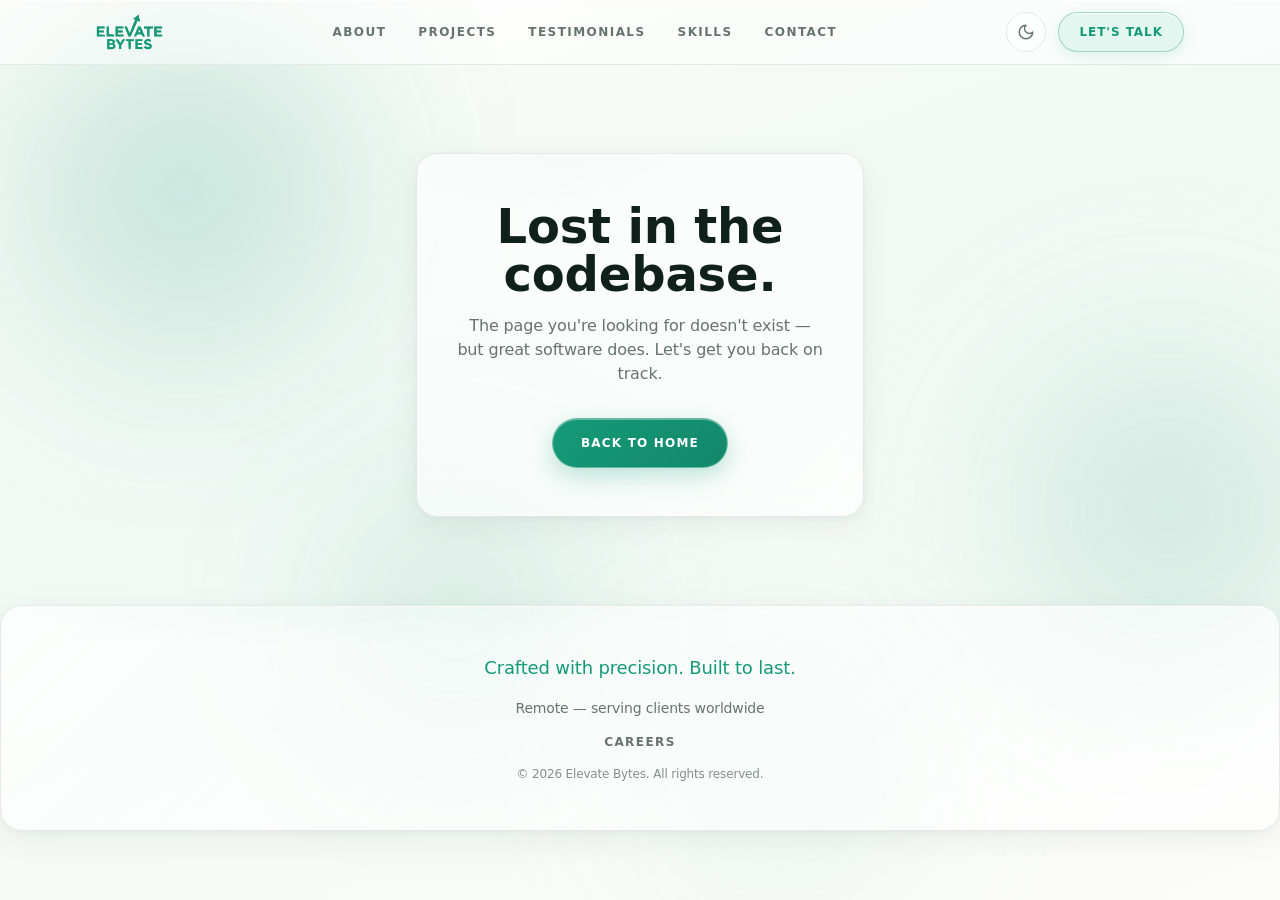
<file: 404/index.html>
<!DOCTYPE html><!--P_uJSVf_uLPr76a7y73fI--><html lang="en"><head><meta charSet="utf-8"/><meta name="viewport" content="width=device-width, initial-scale=1"/><link rel="stylesheet" href="/_next/static/chunks/52c883a3953d5c83.css" data-precedence="next"/><link rel="preload" as="script" fetchPriority="low" href="/_next/static/chunks/c62b4372c26b460f.js"/><script src="/_next/static/chunks/9ea5322c0c7643ae.js" async=""></script><script src="/_next/static/chunks/235d6bf3a14b5b25.js" async=""></script><script src="/_next/static/chunks/73eae79ac83634b5.js" async=""></script><script src="/_next/static/chunks/turbopack-bfbb9641d11fd9e8.js" async=""></script><script src="/_next/static/chunks/ff1a16fafef87110.js" async=""></script><script src="/_next/static/chunks/7dd66bdf8a7e5707.js" async=""></script><script src="/_next/static/chunks/c8c0b3bb6447edcc.js" async=""></script><script src="/_next/static/chunks/3a1590024602af8c.js" async=""></script><script src="/_next/static/chunks/e17e96040103ac61.js" async=""></script><meta name="robots" content="noindex"/><meta name="next-size-adjust" content=""/><title>Page Not Found | Elevate Bytes</title><meta name="description" content="The page you&#x27;re looking for doesn&#x27;t exist — but great software does. Let&#x27;s get you back on track."/><link rel="author" href="https://elevatebytes.com"/><meta name="author" content="Elevate Bytes"/><link rel="manifest" href="/manifest.webmanifest"/><meta name="keywords" content="Elevate Bytes,software development,web development,mobile app development,custom software,software studio,product engineering,full-stack development"/><meta name="creator" content="Elevate Bytes"/><meta name="publisher" content="Elevate Bytes"/><meta name="robots" content="noindex, nofollow"/><meta name="category" content="technology"/><link rel="canonical" href="https://elevatebytes.com/"/><meta property="og:title" content="Page Not Found"/><meta property="og:description" content="The page you&#x27;re looking for doesn&#x27;t exist — but great software does. Let&#x27;s get you back on track."/><meta property="og:url" content="https://elevatebytes.com/"/><meta property="og:site_name" content="Elevate Bytes"/><meta property="og:locale" content="en_US"/><meta property="og:image" content="https://elevatebytes.com/logo.png"/><meta property="og:image:width" content="1200"/><meta property="og:image:height" content="630"/><meta property="og:image:alt" content="Elevate Bytes logo"/><meta property="og:type" content="website"/><meta name="twitter:card" content="summary_large_image"/><meta name="twitter:creator" content="@elevatebytes"/><meta name="twitter:title" content="Page Not Found"/><meta name="twitter:description" content="The page you&#x27;re looking for doesn&#x27;t exist — but great software does. Let&#x27;s get you back on track."/><meta name="twitter:image" content="https://elevatebytes.com/logo.png"/><link rel="icon" href="/icon.png?icon.c8e0f59e.png" sizes="512x512" type="image/png"/><link rel="apple-touch-icon" href="/apple-icon.png?apple-icon.1c77fbf4.png" sizes="180x180" type="image/png"/><style>:root,.light{--background:#FCFCF9;--foreground:#10201B;--muted:#66736E;--surface:#FFFFFF;--surface-elevated:#FFFFFF;--border:#E3E9E6;--accent:#159A78;--accent-hover:#12886a;--accent-light:#E4F6F0;--accent-blue:#E4F6F0;--accent-pink:#7dc8b4;--accent-mint:#E4F6F0;--accent-muted:#E4F6F0;--glass-bg:rgba(255, 255, 255, 0.62);--glass-bg-strong:rgba(255, 255, 255, 0.86);--glass-border:#E3E9E6;--glass-highlight:rgba(255, 255, 255, 0.95);--glass-shine:rgba(21, 154, 120, 0.1);--glass-orb-1:rgba(21, 154, 120, 0.42);--glass-orb-2:rgba(93, 186, 162, 0.5);--glass-orb-3:rgba(21, 154, 120, 0.28);--glass-orb-4:rgba(187, 228, 216, 0.55);--glass-shadow:0 8px 32px rgba(16, 32, 27, 0.06), 0 2px 8px rgba(16, 32, 27, 0.04), inset 0 1px 0 rgba(255, 255, 255, 0.9), inset 0 -1px 0 rgba(255, 255, 255, 0.2);--glass-corner-shine:rgba(255, 255, 255, 0.7);--ambient-bg:linear-gradient(160deg, #FCFCF9 0%, #f1f9f5 42%, #FCFCF9 100%);--hero-highlight-bg:#E4F6F0;--hero-highlight-border:rgba(21, 154, 120, 0.22);--orb-opacity:0.7}.dark{--background:#10201B;--foreground:#FCFCF9;--muted:#aab1ad;--surface:#112f26;--surface-elevated:#11382e;--border:rgba(252, 252, 249, 0.12);--accent:#159A78;--accent-hover:#3fac90;--accent-light:rgba(21, 154, 120, 0.22);--accent-blue:rgba(21, 154, 120, 0.35);--accent-pink:rgba(21, 154, 120, 0.28);--accent-mint:rgba(228, 246, 240, 0.35);--accent-muted:rgba(21, 154, 120, 0.18);--glass-bg:rgba(252, 252, 249, 0.08);--glass-bg-strong:rgba(252, 252, 249, 0.14);--glass-border:rgba(252, 252, 249, 0.14);--glass-highlight:rgba(252, 252, 249, 0.1);--glass-shine:rgba(21, 154, 120, 0.14);--glass-orb-1:rgba(21, 154, 120, 0.4);--glass-orb-2:rgba(228, 246, 240, 0.22);--glass-orb-3:rgba(21, 154, 120, 0.28);--glass-orb-4:rgba(90, 183, 159, 0.3);--glass-shadow:0 8px 32px rgba(0, 0, 0, 0.4), 0 2px 8px rgba(0, 0, 0, 0.22), inset 0 1px 0 rgba(252, 252, 249, 0.08), inset 0 -1px 0 rgba(252, 252, 249, 0.04);--glass-corner-shine:rgba(252, 252, 249, 0.12);--ambient-bg:linear-gradient(160deg, #10201B 0%, #112f26 42%, #10201B 100%);--hero-highlight-bg:rgba(21, 154, 120, 0.28);--hero-highlight-border:rgba(21, 154, 120, 0.32);--orb-opacity:0.45}</style><script type="application/ld+json">{"@context":"https://schema.org","@type":"Organization","@id":"https://elevatebytes.com/#organization","name":"Elevate Bytes","legalName":"Elevate Bytes","url":"https://elevatebytes.com","logo":"https://elevatebytes.com/logo.png","description":"Elevate Bytes designs and builds production-grade web, mobile, and product platforms for teams that need senior delivery without a bloated agency.","email":"hello@elevatebytes.com","areaServed":"Worldwide","contactPoint":{"@type":"ContactPoint","contactType":"sales","email":"hello@elevatebytes.com","availableLanguage":["English"]}}</script><script type="application/ld+json">{"@context":"https://schema.org","@type":"WebSite","@id":"https://elevatebytes.com/#website","name":"Elevate Bytes","url":"https://elevatebytes.com","description":"Elevate Bytes designs and builds production-grade web, mobile, and product platforms for teams that need senior delivery without a bloated agency.","publisher":{"@id":"https://elevatebytes.com/#organization"},"inLanguage":"en"}</script><script type="application/ld+json">{"@context":"https://schema.org","@type":"ProfessionalService","@id":"https://elevatebytes.com/#service","name":"Elevate Bytes","url":"https://elevatebytes.com","image":"https://elevatebytes.com/logo.png","description":"Elevate Bytes designs and builds production-grade web, mobile, and product platforms for teams that need senior delivery without a bloated agency.","areaServed":"Worldwide","priceRange":"$$","knowsAbout":["Web Development","Mobile App Development","Custom Software","Product Engineering","React","Next.js"]}</script><script src="/_next/static/chunks/a6dad97d9634a72d.js" noModule=""></script></head><body class="inter_1ec0685a-module__ODW2ua__variable font-sans antialiased"><div hidden=""><!--$--><!--/$--></div><script>((a,b,c,d,e,f,g,h)=>{let i=document.documentElement,j=["light","dark"];function k(b){var c;(Array.isArray(a)?a:[a]).forEach(a=>{let c="class"===a,d=c&&f?e.map(a=>f[a]||a):e;c?(i.classList.remove(...d),i.classList.add(f&&f[b]?f[b]:b)):i.setAttribute(a,b)}),c=b,h&&j.includes(c)&&(i.style.colorScheme=c)}if(d)k(d);else try{let a=localStorage.getItem(b)||c,d=g&&"system"===a?window.matchMedia("(prefers-color-scheme: dark)").matches?"dark":"light":a;k(d)}catch(a){}})("class","theme","light",null,["light","dark"],null,false,true)</script><div class="ambient-bg" aria-hidden="true"><span class="ambient-orb ambient-orb-1"></span><span class="ambient-orb ambient-orb-2"></span><span class="ambient-orb ambient-orb-3"></span><span class="ambient-orb ambient-orb-4"></span></div><header class="liquid-glass-header sticky top-0 z-50 "><div class="mx-auto flex h-16 max-w-6xl items-center justify-between px-4 sm:px-6 lg:px-8"><a class="flex items-center" href="/"><img alt="Elevate Bytes" loading="lazy" width="988" height="528" decoding="async" data-nimg="1" class="w-auto object-contain h-8 sm:h-9 " style="color:transparent" src="/logo.png"/></a><nav class="hidden items-center gap-8 md:flex"><a class="text-xs font-semibold uppercase tracking-[0.12em] text-muted transition-colors hover:text-accent" href="/#about">About</a><a class="text-xs font-semibold uppercase tracking-[0.12em] text-muted transition-colors hover:text-accent" href="/#projects">Projects</a><a class="text-xs font-semibold uppercase tracking-[0.12em] text-muted transition-colors hover:text-accent" href="/#testimonials">Testimonials</a><a class="text-xs font-semibold uppercase tracking-[0.12em] text-muted transition-colors hover:text-accent" href="/#skills">Skills</a><a class="text-xs font-semibold uppercase tracking-[0.12em] text-muted transition-colors hover:text-accent" href="/#contact">Contact</a></nav><div class="flex items-center gap-2 sm:gap-3"><button type="button" aria-label="Toggle theme" class="liquid-glass-chip flex h-10 w-10 items-center justify-center text-muted transition-colors hover:border-accent hover:text-accent"><svg xmlns="http://www.w3.org/2000/svg" width="18" height="18" viewBox="0 0 24 24" fill="none" stroke="currentColor" stroke-width="2" stroke-linecap="round" stroke-linejoin="round"><path d="M12 3a6 6 0 0 0 9 9 9 9 0 1 1-9-9Z"></path></svg></button><a class="btn-accent-glass hidden sm:inline-block" href="/#contact">Let&#x27;s Talk</a><button type="button" aria-label="Toggle menu" class="liquid-glass-chip flex h-10 w-10 items-center justify-center text-foreground md:hidden"><svg xmlns="http://www.w3.org/2000/svg" width="18" height="18" viewBox="0 0 24 24" fill="none" stroke="currentColor" stroke-width="2" stroke-linecap="round" stroke-linejoin="round"><line x1="4" x2="20" y1="12" y2="12"></line><line x1="4" x2="20" y1="6" y2="6"></line><line x1="4" x2="20" y1="18" y2="18"></line></svg></button></div></div></header><main><section class="flex min-h-[60vh] flex-col items-center justify-center px-4 text-center"><div class="liquid-glass max-w-md px-8 py-10 sm:px-10 sm:py-12"><h1 class="text-4xl font-bold text-foreground sm:text-5xl">Lost in the codebase.</h1><p class="mt-4 text-muted">The page you&#x27;re looking for doesn&#x27;t exist — but great software does. Let&#x27;s get you back on track.</p><a class="btn-gradient mt-8" href="/">Back to Home</a></div></section><!--$--><!--/$--></main><footer class="glass-section liquid-glass rounded-t-[var(--glass-radius-lg)] border-t-0"><div class="mx-auto max-w-6xl px-4 py-12 sm:px-6 lg:px-8"><div class="flex flex-col items-center gap-4 text-center"><p class="gradient-text text-lg font-medium">Crafted with precision. Built to last.</p><p class="text-sm text-muted">Remote — serving clients worldwide</p><a class="text-xs font-semibold uppercase tracking-[0.12em] text-muted transition-colors hover:text-accent" href="/careers/">Careers</a><p class="text-xs text-muted/80">© 2026 Elevate Bytes. All rights reserved.</p></div></div></footer><script src="/_next/static/chunks/c62b4372c26b460f.js" id="_R_" async=""></script><script>(self.__next_f=self.__next_f||[]).push([0])</script><script>self.__next_f.push([1,"1:\"$Sreact.fragment\"\n9:I[68027,[\"/_next/static/chunks/ff1a16fafef87110.js\",\"/_next/static/chunks/7dd66bdf8a7e5707.js\"],\"default\"]\n:HL[\"/_next/static/chunks/52c883a3953d5c83.css\",\"style\"]\n2:T860,"])</script><script>self.__next_f.push([1,":root,.light{--background:#FCFCF9;--foreground:#10201B;--muted:#66736E;--surface:#FFFFFF;--surface-elevated:#FFFFFF;--border:#E3E9E6;--accent:#159A78;--accent-hover:#12886a;--accent-light:#E4F6F0;--accent-blue:#E4F6F0;--accent-pink:#7dc8b4;--accent-mint:#E4F6F0;--accent-muted:#E4F6F0;--glass-bg:rgba(255, 255, 255, 0.62);--glass-bg-strong:rgba(255, 255, 255, 0.86);--glass-border:#E3E9E6;--glass-highlight:rgba(255, 255, 255, 0.95);--glass-shine:rgba(21, 154, 120, 0.1);--glass-orb-1:rgba(21, 154, 120, 0.42);--glass-orb-2:rgba(93, 186, 162, 0.5);--glass-orb-3:rgba(21, 154, 120, 0.28);--glass-orb-4:rgba(187, 228, 216, 0.55);--glass-shadow:0 8px 32px rgba(16, 32, 27, 0.06), 0 2px 8px rgba(16, 32, 27, 0.04), inset 0 1px 0 rgba(255, 255, 255, 0.9), inset 0 -1px 0 rgba(255, 255, 255, 0.2);--glass-corner-shine:rgba(255, 255, 255, 0.7);--ambient-bg:linear-gradient(160deg, #FCFCF9 0%, #f1f9f5 42%, #FCFCF9 100%);--hero-highlight-bg:#E4F6F0;--hero-highlight-border:rgba(21, 154, 120, 0.22);--orb-opacity:0.7}.dark{--background:#10201B;--foreground:#FCFCF9;--muted:#aab1ad;--surface:#112f26;--surface-elevated:#11382e;--border:rgba(252, 252, 249, 0.12);--accent:#159A78;--accent-hover:#3fac90;--accent-light:rgba(21, 154, 120, 0.22);--accent-blue:rgba(21, 154, 120, 0.35);--accent-pink:rgba(21, 154, 120, 0.28);--accent-mint:rgba(228, 246, 240, 0.35);--accent-muted:rgba(21, 154, 120, 0.18);--glass-bg:rgba(252, 252, 249, 0.08);--glass-bg-strong:rgba(252, 252, 249, 0.14);--glass-border:rgba(252, 252, 249, 0.14);--glass-highlight:rgba(252, 252, 249, 0.1);--glass-shine:rgba(21, 154, 120, 0.14);--glass-orb-1:rgba(21, 154, 120, 0.4);--glass-orb-2:rgba(228, 246, 240, 0.22);--glass-orb-3:rgba(21, 154, 120, 0.28);--glass-orb-4:rgba(90, 183, 159, 0.3);--glass-shadow:0 8px 32px rgba(0, 0, 0, 0.4), 0 2px 8px rgba(0, 0, 0, 0.22), inset 0 1px 0 rgba(252, 252, 249, 0.08), inset 0 -1px 0 rgba(252, 252, 249, 0.04);--glass-corner-shine:rgba(252, 252, 249, 0.12);--ambient-bg:linear-gradient(160deg, #10201B 0%, #112f26 42%, #10201B 100%);--hero-highlight-bg:rgba(21, 154, 120, 0.28);--hero-highlight-border:rgba(21, 154, 120, 0.32);--orb-opacity:0.45}"])</script><script>self.__next_f.push([1,"0:{\"P\":null,\"b\":\"P-uJSVf-uLPr76a7y73fI\",\"p\":\"\",\"c\":[\"\",\"_not-found\",\"\"],\"i\":false,\"f\":[[[\"\",{\"children\":[\"/_not-found\",{\"children\":[\"__PAGE__\",{}]}]},\"$undefined\",\"$undefined\",true],[\"\",[\"$\",\"$1\",\"c\",{\"children\":[[[\"$\",\"link\",\"0\",{\"rel\":\"stylesheet\",\"href\":\"/_next/static/chunks/52c883a3953d5c83.css\",\"precedence\":\"next\",\"crossOrigin\":\"$undefined\",\"nonce\":\"$undefined\"}],[\"$\",\"script\",\"script-0\",{\"src\":\"/_next/static/chunks/c8c0b3bb6447edcc.js\",\"async\":true,\"nonce\":\"$undefined\"}],[\"$\",\"script\",\"script-1\",{\"src\":\"/_next/static/chunks/3a1590024602af8c.js\",\"async\":true,\"nonce\":\"$undefined\"}],[\"$\",\"script\",\"script-2\",{\"src\":\"/_next/static/chunks/e17e96040103ac61.js\",\"async\":true,\"nonce\":\"$undefined\"}]],[\"$\",\"html\",null,{\"lang\":\"en\",\"suppressHydrationWarning\":true,\"children\":[[\"$\",\"head\",null,{\"children\":[[\"$\",\"style\",null,{\"dangerouslySetInnerHTML\":{\"__html\":\"$2\"}}],[\"$\",\"script\",null,{\"type\":\"application/ld+json\",\"dangerouslySetInnerHTML\":{\"__html\":\"{\\\"@context\\\":\\\"https://schema.org\\\",\\\"@type\\\":\\\"Organization\\\",\\\"@id\\\":\\\"https://elevatebytes.com/#organization\\\",\\\"name\\\":\\\"Elevate Bytes\\\",\\\"legalName\\\":\\\"Elevate Bytes\\\",\\\"url\\\":\\\"https://elevatebytes.com\\\",\\\"logo\\\":\\\"https://elevatebytes.com/logo.png\\\",\\\"description\\\":\\\"Elevate Bytes designs and builds production-grade web, mobile, and product platforms for teams that need senior delivery without a bloated agency.\\\",\\\"email\\\":\\\"hello@elevatebytes.com\\\",\\\"areaServed\\\":\\\"Worldwide\\\",\\\"contactPoint\\\":{\\\"@type\\\":\\\"ContactPoint\\\",\\\"contactType\\\":\\\"sales\\\",\\\"email\\\":\\\"hello@elevatebytes.com\\\",\\\"availableLanguage\\\":[\\\"English\\\"]}}\"}}],\"$L3\",\"$L4\"]}],\"$L5\"]}]]}],{\"children\":[\"/_not-found\",\"$L6\",{\"children\":[\"__PAGE__\",\"$L7\",{},null,false]},null,false]},null,false],\"$L8\",false]],\"m\":\"$undefined\",\"G\":[\"$9\",\"$undefined\"],\"s\":false,\"S\":true}\n"])</script><script>self.__next_f.push([1,"a:I[59919,[\"/_next/static/chunks/c8c0b3bb6447edcc.js\",\"/_next/static/chunks/3a1590024602af8c.js\",\"/_next/static/chunks/e17e96040103ac61.js\"],\"ThemeProvider\"]\nb:I[97750,[\"/_next/static/chunks/c8c0b3bb6447edcc.js\",\"/_next/static/chunks/3a1590024602af8c.js\",\"/_next/static/chunks/e17e96040103ac61.js\"],\"InvertedCursor\"]\nc:I[2971,[\"/_next/static/chunks/c8c0b3bb6447edcc.js\",\"/_next/static/chunks/3a1590024602af8c.js\",\"/_next/static/chunks/e17e96040103ac61.js\"],\"Header\"]\nd:I[39756,[\"/_next/static/chunks/ff1a16fafef87110.js\",\"/_next/static/chunks/7dd66bdf8a7e5707.js\"],\"default\"]\ne:I[37457,[\"/_next/static/chunks/ff1a16fafef87110.js\",\"/_next/static/chunks/7dd66bdf8a7e5707.js\"],\"default\"]\nf:I[22016,[\"/_next/static/chunks/c8c0b3bb6447edcc.js\",\"/_next/static/chunks/3a1590024602af8c.js\",\"/_next/static/chunks/e17e96040103ac61.js\"],\"default\"]\n10:I[97367,[\"/_next/static/chunks/ff1a16fafef87110.js\",\"/_next/static/chunks/7dd66bdf8a7e5707.js\"],\"OutletBoundary\"]\n12:I[11533,[\"/_next/static/chunks/ff1a16fafef87110.js\",\"/_next/static/chunks/7dd66bdf8a7e5707.js\"],\"AsyncMetadataOutlet\"]\n14:I[97367,[\"/_next/static/chunks/ff1a16fafef87110.js\",\"/_next/static/chunks/7dd66bdf8a7e5707.js\"],\"ViewportBoundary\"]\n16:I[97367,[\"/_next/static/chunks/ff1a16fafef87110.js\",\"/_next/static/chunks/7dd66bdf8a7e5707.js\"],\"MetadataBoundary\"]\n17:\"$Sreact.suspense\"\n3:[\"$\",\"script\",null,{\"type\":\"application/ld+json\",\"dangerouslySetInnerHTML\":{\"__html\":\"{\\\"@context\\\":\\\"https://schema.org\\\",\\\"@type\\\":\\\"WebSite\\\",\\\"@id\\\":\\\"https://elevatebytes.com/#website\\\",\\\"name\\\":\\\"Elevate Bytes\\\",\\\"url\\\":\\\"https://elevatebytes.com\\\",\\\"description\\\":\\\"Elevate Bytes designs and builds production-grade web, mobile, and product platforms for teams that need senior delivery without a bloated agency.\\\",\\\"publisher\\\":{\\\"@id\\\":\\\"https://elevatebytes.com/#organization\\\"},\\\"inLanguage\\\":\\\"en\\\"}\"}}]\n4:[\"$\",\"script\",null,{\"type\":\"application/ld+json\",\"dangerouslySetInnerHTML\":{\"__html\":\"{\\\"@context\\\":\\\"https://schema.org\\\",\\\"@type\\\":\\\"ProfessionalService\\\",\\\"@id\\\":\\\"https://elevatebytes.com/"])</script><script>self.__next_f.push([1,"#service\\\",\\\"name\\\":\\\"Elevate Bytes\\\",\\\"url\\\":\\\"https://elevatebytes.com\\\",\\\"image\\\":\\\"https://elevatebytes.com/logo.png\\\",\\\"description\\\":\\\"Elevate Bytes designs and builds production-grade web, mobile, and product platforms for teams that need senior delivery without a bloated agency.\\\",\\\"areaServed\\\":\\\"Worldwide\\\",\\\"priceRange\\\":\\\"$$\\\",\\\"knowsAbout\\\":[\\\"Web Development\\\",\\\"Mobile App Development\\\",\\\"Custom Software\\\",\\\"Product Engineering\\\",\\\"React\\\",\\\"Next.js\\\"]}\"}}]\n"])</script><script>self.__next_f.push([1,"5:[\"$\",\"body\",null,{\"className\":\"inter_1ec0685a-module__ODW2ua__variable font-sans antialiased\",\"children\":[\"$\",\"$La\",null,{\"children\":[[\"$\",\"div\",null,{\"className\":\"ambient-bg\",\"aria-hidden\":\"true\",\"children\":[[\"$\",\"span\",null,{\"className\":\"ambient-orb ambient-orb-1\"}],[\"$\",\"span\",null,{\"className\":\"ambient-orb ambient-orb-2\"}],[\"$\",\"span\",null,{\"className\":\"ambient-orb ambient-orb-3\"}],[\"$\",\"span\",null,{\"className\":\"ambient-orb ambient-orb-4\"}]]}],[\"$\",\"$Lb\",null,{}],[\"$\",\"$Lc\",null,{}],[\"$\",\"main\",null,{\"children\":[\"$\",\"$Ld\",null,{\"parallelRouterKey\":\"children\",\"error\":\"$undefined\",\"errorStyles\":\"$undefined\",\"errorScripts\":\"$undefined\",\"template\":[\"$\",\"$Le\",null,{}],\"templateStyles\":\"$undefined\",\"templateScripts\":\"$undefined\",\"notFound\":[[\"$\",\"section\",null,{\"className\":\"flex min-h-[60vh] flex-col items-center justify-center px-4 text-center\",\"children\":[\"$\",\"div\",null,{\"className\":\"liquid-glass max-w-md px-8 py-10 sm:px-10 sm:py-12\",\"children\":[[\"$\",\"h1\",null,{\"className\":\"text-4xl font-bold text-foreground sm:text-5xl\",\"children\":\"Lost in the codebase.\"}],[\"$\",\"p\",null,{\"className\":\"mt-4 text-muted\",\"children\":\"The page you're looking for doesn't exist — but great software does. Let's get you back on track.\"}],[\"$\",\"$Lf\",null,{\"href\":\"/\",\"className\":\"btn-gradient mt-8\",\"children\":\"Back to Home\"}]]}]}],[]],\"forbidden\":\"$undefined\",\"unauthorized\":\"$undefined\"}]}],[\"$\",\"footer\",null,{\"className\":\"glass-section liquid-glass rounded-t-[var(--glass-radius-lg)] border-t-0\",\"children\":[\"$\",\"div\",null,{\"className\":\"mx-auto max-w-6xl px-4 py-12 sm:px-6 lg:px-8\",\"children\":[\"$\",\"div\",null,{\"className\":\"flex flex-col items-center gap-4 text-center\",\"children\":[[\"$\",\"p\",null,{\"className\":\"gradient-text text-lg font-medium\",\"children\":\"Crafted with precision. Built to last.\"}],[\"$\",\"p\",null,{\"className\":\"text-sm text-muted\",\"children\":\"Remote — serving clients worldwide\"}],[\"$\",\"$Lf\",null,{\"href\":\"/careers/\",\"className\":\"text-xs font-semibold uppercase tracking-[0.12em] text-muted transition-colors hover:text-accent\",\"children\":\"Careers\"}],[\"$\",\"p\",null,{\"className\":\"text-xs text-muted/80\",\"children\":\"© 2026 Elevate Bytes. All rights reserved.\"}]]}]}]}]]}]}]\n"])</script><script>self.__next_f.push([1,"6:[\"$\",\"$1\",\"c\",{\"children\":[null,[\"$\",\"$Ld\",null,{\"parallelRouterKey\":\"children\",\"error\":\"$undefined\",\"errorStyles\":\"$undefined\",\"errorScripts\":\"$undefined\",\"template\":[\"$\",\"$Le\",null,{}],\"templateStyles\":\"$undefined\",\"templateScripts\":\"$undefined\",\"notFound\":\"$undefined\",\"forbidden\":\"$undefined\",\"unauthorized\":\"$undefined\"}]]}]\n"])</script><script>self.__next_f.push([1,"7:[\"$\",\"$1\",\"c\",{\"children\":[[\"$\",\"section\",null,{\"className\":\"flex min-h-[60vh] flex-col items-center justify-center px-4 text-center\",\"children\":[\"$\",\"div\",null,{\"className\":\"liquid-glass max-w-md px-8 py-10 sm:px-10 sm:py-12\",\"children\":[[\"$\",\"h1\",null,{\"className\":\"text-4xl font-bold text-foreground sm:text-5xl\",\"children\":\"Lost in the codebase.\"}],[\"$\",\"p\",null,{\"className\":\"mt-4 text-muted\",\"children\":\"The page you're looking for doesn't exist — but great software does. Let's get you back on track.\"}],[\"$\",\"$Lf\",null,{\"href\":\"/\",\"className\":\"btn-gradient mt-8\",\"children\":\"Back to Home\"}]]}]}],null,[\"$\",\"$L10\",null,{\"children\":[\"$L11\",[\"$\",\"$L12\",null,{\"promise\":\"$@13\"}]]}]]}]\n"])</script><script>self.__next_f.push([1,"8:[\"$\",\"$1\",\"h\",{\"children\":[[\"$\",\"meta\",null,{\"name\":\"robots\",\"content\":\"noindex\"}],[[\"$\",\"$L14\",null,{\"children\":\"$L15\"}],[\"$\",\"meta\",null,{\"name\":\"next-size-adjust\",\"content\":\"\"}]],[\"$\",\"$L16\",null,{\"children\":[\"$\",\"div\",null,{\"hidden\":true,\"children\":[\"$\",\"$17\",null,{\"fallback\":null,\"children\":\"$L18\"}]}]}]]}]\n"])</script><script>self.__next_f.push([1,"15:[[\"$\",\"meta\",\"0\",{\"charSet\":\"utf-8\"}],[\"$\",\"meta\",\"1\",{\"name\":\"viewport\",\"content\":\"width=device-width, initial-scale=1\"}]]\n11:null\n"])</script><script>self.__next_f.push([1,"19:I[27201,[\"/_next/static/chunks/ff1a16fafef87110.js\",\"/_next/static/chunks/7dd66bdf8a7e5707.js\"],\"IconMark\"]\n"])</script><script>self.__next_f.push([1,"13:{\"metadata\":[[\"$\",\"title\",\"0\",{\"children\":\"Page Not Found | Elevate Bytes\"}],[\"$\",\"meta\",\"1\",{\"name\":\"description\",\"content\":\"The page you're looking for doesn't exist — but great software does. Let's get you back on track.\"}],[\"$\",\"link\",\"2\",{\"rel\":\"author\",\"href\":\"https://elevatebytes.com\"}],[\"$\",\"meta\",\"3\",{\"name\":\"author\",\"content\":\"Elevate Bytes\"}],[\"$\",\"link\",\"4\",{\"rel\":\"manifest\",\"href\":\"/manifest.webmanifest\",\"crossOrigin\":\"$undefined\"}],[\"$\",\"meta\",\"5\",{\"name\":\"keywords\",\"content\":\"Elevate Bytes,software development,web development,mobile app development,custom software,software studio,product engineering,full-stack development\"}],[\"$\",\"meta\",\"6\",{\"name\":\"creator\",\"content\":\"Elevate Bytes\"}],[\"$\",\"meta\",\"7\",{\"name\":\"publisher\",\"content\":\"Elevate Bytes\"}],[\"$\",\"meta\",\"8\",{\"name\":\"robots\",\"content\":\"noindex, nofollow\"}],[\"$\",\"meta\",\"9\",{\"name\":\"category\",\"content\":\"technology\"}],[\"$\",\"link\",\"10\",{\"rel\":\"canonical\",\"href\":\"https://elevatebytes.com/\"}],[\"$\",\"meta\",\"11\",{\"property\":\"og:title\",\"content\":\"Page Not Found\"}],[\"$\",\"meta\",\"12\",{\"property\":\"og:description\",\"content\":\"The page you're looking for doesn't exist — but great software does. Let's get you back on track.\"}],[\"$\",\"meta\",\"13\",{\"property\":\"og:url\",\"content\":\"https://elevatebytes.com/\"}],[\"$\",\"meta\",\"14\",{\"property\":\"og:site_name\",\"content\":\"Elevate Bytes\"}],[\"$\",\"meta\",\"15\",{\"property\":\"og:locale\",\"content\":\"en_US\"}],[\"$\",\"meta\",\"16\",{\"property\":\"og:image\",\"content\":\"https://elevatebytes.com/logo.png\"}],[\"$\",\"meta\",\"17\",{\"property\":\"og:image:width\",\"content\":\"1200\"}],[\"$\",\"meta\",\"18\",{\"property\":\"og:image:height\",\"content\":\"630\"}],[\"$\",\"meta\",\"19\",{\"property\":\"og:image:alt\",\"content\":\"Elevate Bytes logo\"}],[\"$\",\"meta\",\"20\",{\"property\":\"og:type\",\"content\":\"website\"}],[\"$\",\"meta\",\"21\",{\"name\":\"twitter:card\",\"content\":\"summary_large_image\"}],[\"$\",\"meta\",\"22\",{\"name\":\"twitter:creator\",\"content\":\"@elevatebytes\"}],[\"$\",\"meta\",\"23\",{\"name\":\"twitter:title\",\"content\":\"Page Not Found\"}],[\"$\",\"meta\",\"24\",{\"name\":\"twitter:description\",\"content\":\"The page you're looking for doesn't exist — but great software does. Let's get you back on track.\"}],[\"$\",\"meta\",\"25\",{\"name\":\"twitter:image\",\"content\":\"https://elevatebytes.com/logo.png\"}],[\"$\",\"link\",\"26\",{\"rel\":\"icon\",\"href\":\"/icon.png?icon.c8e0f59e.png\",\"sizes\":\"512x512\",\"type\":\"image/png\"}],[\"$\",\"link\",\"27\",{\"rel\":\"apple-touch-icon\",\"href\":\"/apple-icon.png?apple-icon.1c77fbf4.png\",\"sizes\":\"180x180\",\"type\":\"image/png\"}],[\"$\",\"$L19\",\"28\",{}]],\"error\":null,\"digest\":\"$undefined\"}\n"])</script><script>self.__next_f.push([1,"18:\"$13:metadata\"\n"])</script></body></html>
</file>
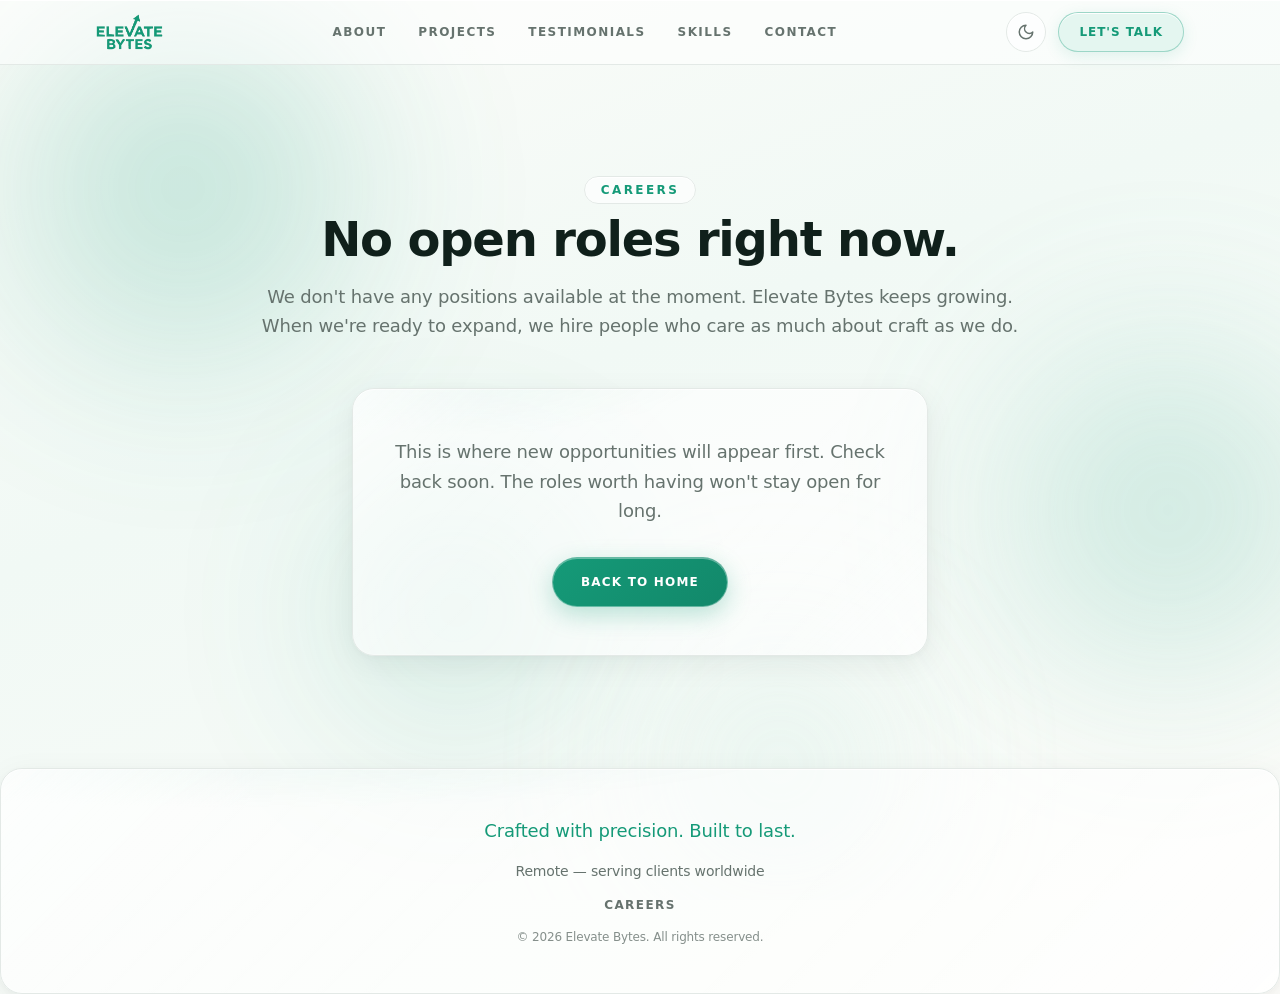
<file: careers/index.html>
<!DOCTYPE html><!--P_uJSVf_uLPr76a7y73fI--><html lang="en"><head><meta charSet="utf-8"/><meta name="viewport" content="width=device-width, initial-scale=1"/><link rel="preload" href="/_next/static/media/83afe278b6a6bb3c-s.p.3a6ba036.woff2" as="font" crossorigin="" type="font/woff2"/><link rel="stylesheet" href="/_next/static/chunks/52c883a3953d5c83.css" data-precedence="next"/><link rel="preload" as="script" fetchPriority="low" href="/_next/static/chunks/c62b4372c26b460f.js"/><script src="/_next/static/chunks/9ea5322c0c7643ae.js" async=""></script><script src="/_next/static/chunks/235d6bf3a14b5b25.js" async=""></script><script src="/_next/static/chunks/73eae79ac83634b5.js" async=""></script><script src="/_next/static/chunks/turbopack-bfbb9641d11fd9e8.js" async=""></script><script src="/_next/static/chunks/c8c0b3bb6447edcc.js" async=""></script><script src="/_next/static/chunks/3a1590024602af8c.js" async=""></script><script src="/_next/static/chunks/e17e96040103ac61.js" async=""></script><script src="/_next/static/chunks/ff1a16fafef87110.js" async=""></script><script src="/_next/static/chunks/7dd66bdf8a7e5707.js" async=""></script><script src="/_next/static/chunks/5e2e3e3e7f89b550.js" async=""></script><meta name="next-size-adjust" content=""/><title>Careers | Elevate Bytes</title><meta name="description" content="We don&#x27;t have any positions available at the moment. Elevate Bytes keeps growing. When we&#x27;re ready to expand, we hire people who care as much about craft as we do."/><link rel="author" href="https://elevatebytes.com"/><meta name="author" content="Elevate Bytes"/><link rel="manifest" href="/manifest.webmanifest"/><meta name="keywords" content="Elevate Bytes,software development,web development,mobile app development,custom software,software studio,product engineering,full-stack development"/><meta name="creator" content="Elevate Bytes"/><meta name="publisher" content="Elevate Bytes"/><meta name="robots" content="index, follow"/><meta name="googlebot" content="index, follow, max-video-preview:-1, max-image-preview:large, max-snippet:-1"/><meta name="category" content="technology"/><link rel="canonical" href="https://elevatebytes.com/careers/"/><meta property="og:title" content="Careers"/><meta property="og:description" content="We don&#x27;t have any positions available at the moment. Elevate Bytes keeps growing. When we&#x27;re ready to expand, we hire people who care as much about craft as we do."/><meta property="og:url" content="https://elevatebytes.com/careers/"/><meta property="og:site_name" content="Elevate Bytes"/><meta property="og:locale" content="en_US"/><meta property="og:image" content="https://elevatebytes.com/logo.png"/><meta property="og:image:width" content="1200"/><meta property="og:image:height" content="630"/><meta property="og:image:alt" content="Elevate Bytes logo"/><meta property="og:type" content="website"/><meta name="twitter:card" content="summary_large_image"/><meta name="twitter:creator" content="@elevatebytes"/><meta name="twitter:title" content="Careers"/><meta name="twitter:description" content="We don&#x27;t have any positions available at the moment. Elevate Bytes keeps growing. When we&#x27;re ready to expand, we hire people who care as much about craft as we do."/><meta name="twitter:image" content="https://elevatebytes.com/logo.png"/><link rel="icon" href="/icon.png?icon.c8e0f59e.png" sizes="512x512" type="image/png"/><link rel="apple-touch-icon" href="/apple-icon.png?apple-icon.1c77fbf4.png" sizes="180x180" type="image/png"/><style>:root,.light{--background:#FCFCF9;--foreground:#10201B;--muted:#66736E;--surface:#FFFFFF;--surface-elevated:#FFFFFF;--border:#E3E9E6;--accent:#159A78;--accent-hover:#12886a;--accent-light:#E4F6F0;--accent-blue:#E4F6F0;--accent-pink:#7dc8b4;--accent-mint:#E4F6F0;--accent-muted:#E4F6F0;--glass-bg:rgba(255, 255, 255, 0.62);--glass-bg-strong:rgba(255, 255, 255, 0.86);--glass-border:#E3E9E6;--glass-highlight:rgba(255, 255, 255, 0.95);--glass-shine:rgba(21, 154, 120, 0.1);--glass-orb-1:rgba(21, 154, 120, 0.42);--glass-orb-2:rgba(93, 186, 162, 0.5);--glass-orb-3:rgba(21, 154, 120, 0.28);--glass-orb-4:rgba(187, 228, 216, 0.55);--glass-shadow:0 8px 32px rgba(16, 32, 27, 0.06), 0 2px 8px rgba(16, 32, 27, 0.04), inset 0 1px 0 rgba(255, 255, 255, 0.9), inset 0 -1px 0 rgba(255, 255, 255, 0.2);--glass-corner-shine:rgba(255, 255, 255, 0.7);--ambient-bg:linear-gradient(160deg, #FCFCF9 0%, #f1f9f5 42%, #FCFCF9 100%);--hero-highlight-bg:#E4F6F0;--hero-highlight-border:rgba(21, 154, 120, 0.22);--orb-opacity:0.7}.dark{--background:#10201B;--foreground:#FCFCF9;--muted:#aab1ad;--surface:#112f26;--surface-elevated:#11382e;--border:rgba(252, 252, 249, 0.12);--accent:#159A78;--accent-hover:#3fac90;--accent-light:rgba(21, 154, 120, 0.22);--accent-blue:rgba(21, 154, 120, 0.35);--accent-pink:rgba(21, 154, 120, 0.28);--accent-mint:rgba(228, 246, 240, 0.35);--accent-muted:rgba(21, 154, 120, 0.18);--glass-bg:rgba(252, 252, 249, 0.08);--glass-bg-strong:rgba(252, 252, 249, 0.14);--glass-border:rgba(252, 252, 249, 0.14);--glass-highlight:rgba(252, 252, 249, 0.1);--glass-shine:rgba(21, 154, 120, 0.14);--glass-orb-1:rgba(21, 154, 120, 0.4);--glass-orb-2:rgba(228, 246, 240, 0.22);--glass-orb-3:rgba(21, 154, 120, 0.28);--glass-orb-4:rgba(90, 183, 159, 0.3);--glass-shadow:0 8px 32px rgba(0, 0, 0, 0.4), 0 2px 8px rgba(0, 0, 0, 0.22), inset 0 1px 0 rgba(252, 252, 249, 0.08), inset 0 -1px 0 rgba(252, 252, 249, 0.04);--glass-corner-shine:rgba(252, 252, 249, 0.12);--ambient-bg:linear-gradient(160deg, #10201B 0%, #112f26 42%, #10201B 100%);--hero-highlight-bg:rgba(21, 154, 120, 0.28);--hero-highlight-border:rgba(21, 154, 120, 0.32);--orb-opacity:0.45}</style><script type="application/ld+json">{"@context":"https://schema.org","@type":"Organization","@id":"https://elevatebytes.com/#organization","name":"Elevate Bytes","legalName":"Elevate Bytes","url":"https://elevatebytes.com","logo":"https://elevatebytes.com/logo.png","description":"Elevate Bytes designs and builds production-grade web, mobile, and product platforms for teams that need senior delivery without a bloated agency.","email":"hello@elevatebytes.com","areaServed":"Worldwide","contactPoint":{"@type":"ContactPoint","contactType":"sales","email":"hello@elevatebytes.com","availableLanguage":["English"]}}</script><script type="application/ld+json">{"@context":"https://schema.org","@type":"WebSite","@id":"https://elevatebytes.com/#website","name":"Elevate Bytes","url":"https://elevatebytes.com","description":"Elevate Bytes designs and builds production-grade web, mobile, and product platforms for teams that need senior delivery without a bloated agency.","publisher":{"@id":"https://elevatebytes.com/#organization"},"inLanguage":"en"}</script><script type="application/ld+json">{"@context":"https://schema.org","@type":"ProfessionalService","@id":"https://elevatebytes.com/#service","name":"Elevate Bytes","url":"https://elevatebytes.com","image":"https://elevatebytes.com/logo.png","description":"Elevate Bytes designs and builds production-grade web, mobile, and product platforms for teams that need senior delivery without a bloated agency.","areaServed":"Worldwide","priceRange":"$$","knowsAbout":["Web Development","Mobile App Development","Custom Software","Product Engineering","React","Next.js"]}</script><script src="/_next/static/chunks/a6dad97d9634a72d.js" noModule=""></script></head><body class="inter_1ec0685a-module__ODW2ua__variable font-sans antialiased"><div hidden=""><!--$--><!--/$--></div><script>((a,b,c,d,e,f,g,h)=>{let i=document.documentElement,j=["light","dark"];function k(b){var c;(Array.isArray(a)?a:[a]).forEach(a=>{let c="class"===a,d=c&&f?e.map(a=>f[a]||a):e;c?(i.classList.remove(...d),i.classList.add(f&&f[b]?f[b]:b)):i.setAttribute(a,b)}),c=b,h&&j.includes(c)&&(i.style.colorScheme=c)}if(d)k(d);else try{let a=localStorage.getItem(b)||c,d=g&&"system"===a?window.matchMedia("(prefers-color-scheme: dark)").matches?"dark":"light":a;k(d)}catch(a){}})("class","theme","light",null,["light","dark"],null,false,true)</script><div class="ambient-bg" aria-hidden="true"><span class="ambient-orb ambient-orb-1"></span><span class="ambient-orb ambient-orb-2"></span><span class="ambient-orb ambient-orb-3"></span><span class="ambient-orb ambient-orb-4"></span></div><header class="liquid-glass-header sticky top-0 z-50 "><div class="mx-auto flex h-16 max-w-6xl items-center justify-between px-4 sm:px-6 lg:px-8"><a class="flex items-center" href="/"><img alt="Elevate Bytes" loading="lazy" width="988" height="528" decoding="async" data-nimg="1" class="w-auto object-contain h-8 sm:h-9 " style="color:transparent" src="/logo.png"/></a><nav class="hidden items-center gap-8 md:flex"><a class="text-xs font-semibold uppercase tracking-[0.12em] text-muted transition-colors hover:text-accent" href="/#about">About</a><a class="text-xs font-semibold uppercase tracking-[0.12em] text-muted transition-colors hover:text-accent" href="/#projects">Projects</a><a class="text-xs font-semibold uppercase tracking-[0.12em] text-muted transition-colors hover:text-accent" href="/#testimonials">Testimonials</a><a class="text-xs font-semibold uppercase tracking-[0.12em] text-muted transition-colors hover:text-accent" href="/#skills">Skills</a><a class="text-xs font-semibold uppercase tracking-[0.12em] text-muted transition-colors hover:text-accent" href="/#contact">Contact</a></nav><div class="flex items-center gap-2 sm:gap-3"><button type="button" aria-label="Toggle theme" class="liquid-glass-chip flex h-10 w-10 items-center justify-center text-muted transition-colors hover:border-accent hover:text-accent"><svg xmlns="http://www.w3.org/2000/svg" width="18" height="18" viewBox="0 0 24 24" fill="none" stroke="currentColor" stroke-width="2" stroke-linecap="round" stroke-linejoin="round"><path d="M12 3a6 6 0 0 0 9 9 9 9 0 1 1-9-9Z"></path></svg></button><a class="btn-accent-glass hidden sm:inline-block" href="/#contact">Let&#x27;s Talk</a><button type="button" aria-label="Toggle menu" class="liquid-glass-chip flex h-10 w-10 items-center justify-center text-foreground md:hidden"><svg xmlns="http://www.w3.org/2000/svg" width="18" height="18" viewBox="0 0 24 24" fill="none" stroke="currentColor" stroke-width="2" stroke-linecap="round" stroke-linejoin="round"><line x1="4" x2="20" y1="12" y2="12"></line><line x1="4" x2="20" y1="6" y2="6"></line><line x1="4" x2="20" y1="18" y2="18"></line></svg></button></div></div></header><main><section class="px-4 py-16 sm:px-6 sm:py-20 lg:py-28"><div class="mx-auto max-w-3xl"><div class="mx-auto max-w-3xl text-center" style="opacity:0;transform:translateY(24px)"><p class="mb-3 inline-block"><span class="liquid-glass-chip px-4 py-1.5 text-xs font-semibold uppercase tracking-[0.2em] text-accent">Careers</span></p><h2 class="text-3xl font-bold leading-[1.1] tracking-tight text-foreground sm:text-4xl lg:text-5xl">No open roles right now.</h2><p class="mt-4 text-base leading-relaxed text-muted sm:text-lg">We don&#x27;t have any positions available at the moment. Elevate Bytes keeps growing. When we&#x27;re ready to expand, we hire people who care as much about craft as we do.</p></div><div class="liquid-glass mx-auto mt-12 max-w-xl px-8 py-10 text-center sm:px-10 sm:py-12"><p class="text-base leading-relaxed text-muted sm:text-lg">This is where new opportunities will appear first. Check back soon. The roles worth having won&#x27;t stay open for long.</p><a class="btn-gradient mt-8" href="/">Back to Home</a></div></div></section><!--$--><!--/$--></main><footer class="glass-section liquid-glass rounded-t-[var(--glass-radius-lg)] border-t-0"><div class="mx-auto max-w-6xl px-4 py-12 sm:px-6 lg:px-8"><div class="flex flex-col items-center gap-4 text-center"><p class="gradient-text text-lg font-medium">Crafted with precision. Built to last.</p><p class="text-sm text-muted">Remote — serving clients worldwide</p><a class="text-xs font-semibold uppercase tracking-[0.12em] text-muted transition-colors hover:text-accent" href="/careers/">Careers</a><p class="text-xs text-muted/80">© 2026 Elevate Bytes. All rights reserved.</p></div></div></footer><script src="/_next/static/chunks/c62b4372c26b460f.js" id="_R_" async=""></script><script>(self.__next_f=self.__next_f||[]).push([0])</script><script>self.__next_f.push([1,"1:\"$Sreact.fragment\"\n9:I[68027,[\"/_next/static/chunks/c8c0b3bb6447edcc.js\",\"/_next/static/chunks/3a1590024602af8c.js\",\"/_next/static/chunks/e17e96040103ac61.js\"],\"default\"]\n:HL[\"/_next/static/chunks/52c883a3953d5c83.css\",\"style\"]\n:HL[\"/_next/static/media/83afe278b6a6bb3c-s.p.3a6ba036.woff2\",\"font\",{\"crossOrigin\":\"\",\"type\":\"font/woff2\"}]\n2:T860,"])</script><script>self.__next_f.push([1,":root,.light{--background:#FCFCF9;--foreground:#10201B;--muted:#66736E;--surface:#FFFFFF;--surface-elevated:#FFFFFF;--border:#E3E9E6;--accent:#159A78;--accent-hover:#12886a;--accent-light:#E4F6F0;--accent-blue:#E4F6F0;--accent-pink:#7dc8b4;--accent-mint:#E4F6F0;--accent-muted:#E4F6F0;--glass-bg:rgba(255, 255, 255, 0.62);--glass-bg-strong:rgba(255, 255, 255, 0.86);--glass-border:#E3E9E6;--glass-highlight:rgba(255, 255, 255, 0.95);--glass-shine:rgba(21, 154, 120, 0.1);--glass-orb-1:rgba(21, 154, 120, 0.42);--glass-orb-2:rgba(93, 186, 162, 0.5);--glass-orb-3:rgba(21, 154, 120, 0.28);--glass-orb-4:rgba(187, 228, 216, 0.55);--glass-shadow:0 8px 32px rgba(16, 32, 27, 0.06), 0 2px 8px rgba(16, 32, 27, 0.04), inset 0 1px 0 rgba(255, 255, 255, 0.9), inset 0 -1px 0 rgba(255, 255, 255, 0.2);--glass-corner-shine:rgba(255, 255, 255, 0.7);--ambient-bg:linear-gradient(160deg, #FCFCF9 0%, #f1f9f5 42%, #FCFCF9 100%);--hero-highlight-bg:#E4F6F0;--hero-highlight-border:rgba(21, 154, 120, 0.22);--orb-opacity:0.7}.dark{--background:#10201B;--foreground:#FCFCF9;--muted:#aab1ad;--surface:#112f26;--surface-elevated:#11382e;--border:rgba(252, 252, 249, 0.12);--accent:#159A78;--accent-hover:#3fac90;--accent-light:rgba(21, 154, 120, 0.22);--accent-blue:rgba(21, 154, 120, 0.35);--accent-pink:rgba(21, 154, 120, 0.28);--accent-mint:rgba(228, 246, 240, 0.35);--accent-muted:rgba(21, 154, 120, 0.18);--glass-bg:rgba(252, 252, 249, 0.08);--glass-bg-strong:rgba(252, 252, 249, 0.14);--glass-border:rgba(252, 252, 249, 0.14);--glass-highlight:rgba(252, 252, 249, 0.1);--glass-shine:rgba(21, 154, 120, 0.14);--glass-orb-1:rgba(21, 154, 120, 0.4);--glass-orb-2:rgba(228, 246, 240, 0.22);--glass-orb-3:rgba(21, 154, 120, 0.28);--glass-orb-4:rgba(90, 183, 159, 0.3);--glass-shadow:0 8px 32px rgba(0, 0, 0, 0.4), 0 2px 8px rgba(0, 0, 0, 0.22), inset 0 1px 0 rgba(252, 252, 249, 0.08), inset 0 -1px 0 rgba(252, 252, 249, 0.04);--glass-corner-shine:rgba(252, 252, 249, 0.12);--ambient-bg:linear-gradient(160deg, #10201B 0%, #112f26 42%, #10201B 100%);--hero-highlight-bg:rgba(21, 154, 120, 0.28);--hero-highlight-border:rgba(21, 154, 120, 0.32);--orb-opacity:0.45}"])</script><script>self.__next_f.push([1,"0:{\"P\":null,\"b\":\"P-uJSVf-uLPr76a7y73fI\",\"p\":\"\",\"c\":[\"\",\"careers\",\"\"],\"i\":false,\"f\":[[[\"\",{\"children\":[\"careers\",{\"children\":[\"__PAGE__\",{}]}]},\"$undefined\",\"$undefined\",true],[\"\",[\"$\",\"$1\",\"c\",{\"children\":[[[\"$\",\"link\",\"0\",{\"rel\":\"stylesheet\",\"href\":\"/_next/static/chunks/52c883a3953d5c83.css\",\"precedence\":\"next\",\"crossOrigin\":\"$undefined\",\"nonce\":\"$undefined\"}],[\"$\",\"script\",\"script-0\",{\"src\":\"/_next/static/chunks/c8c0b3bb6447edcc.js\",\"async\":true,\"nonce\":\"$undefined\"}],[\"$\",\"script\",\"script-1\",{\"src\":\"/_next/static/chunks/3a1590024602af8c.js\",\"async\":true,\"nonce\":\"$undefined\"}],[\"$\",\"script\",\"script-2\",{\"src\":\"/_next/static/chunks/e17e96040103ac61.js\",\"async\":true,\"nonce\":\"$undefined\"}]],[\"$\",\"html\",null,{\"lang\":\"en\",\"suppressHydrationWarning\":true,\"children\":[[\"$\",\"head\",null,{\"children\":[[\"$\",\"style\",null,{\"dangerouslySetInnerHTML\":{\"__html\":\"$2\"}}],[\"$\",\"script\",null,{\"type\":\"application/ld+json\",\"dangerouslySetInnerHTML\":{\"__html\":\"{\\\"@context\\\":\\\"https://schema.org\\\",\\\"@type\\\":\\\"Organization\\\",\\\"@id\\\":\\\"https://elevatebytes.com/#organization\\\",\\\"name\\\":\\\"Elevate Bytes\\\",\\\"legalName\\\":\\\"Elevate Bytes\\\",\\\"url\\\":\\\"https://elevatebytes.com\\\",\\\"logo\\\":\\\"https://elevatebytes.com/logo.png\\\",\\\"description\\\":\\\"Elevate Bytes designs and builds production-grade web, mobile, and product platforms for teams that need senior delivery without a bloated agency.\\\",\\\"email\\\":\\\"hello@elevatebytes.com\\\",\\\"areaServed\\\":\\\"Worldwide\\\",\\\"contactPoint\\\":{\\\"@type\\\":\\\"ContactPoint\\\",\\\"contactType\\\":\\\"sales\\\",\\\"email\\\":\\\"hello@elevatebytes.com\\\",\\\"availableLanguage\\\":[\\\"English\\\"]}}\"}}],\"$L3\",\"$L4\"]}],\"$L5\"]}]]}],{\"children\":[\"careers\",\"$L6\",{\"children\":[\"__PAGE__\",\"$L7\",{},null,false]},null,false]},null,false],\"$L8\",false]],\"m\":\"$undefined\",\"G\":[\"$9\",[\"$La\"]],\"s\":false,\"S\":true}\n"])</script><script>self.__next_f.push([1,"b:I[59919,[\"/_next/static/chunks/c8c0b3bb6447edcc.js\",\"/_next/static/chunks/3a1590024602af8c.js\",\"/_next/static/chunks/e17e96040103ac61.js\"],\"ThemeProvider\"]\nc:I[97750,[\"/_next/static/chunks/c8c0b3bb6447edcc.js\",\"/_next/static/chunks/3a1590024602af8c.js\",\"/_next/static/chunks/e17e96040103ac61.js\"],\"InvertedCursor\"]\nd:I[2971,[\"/_next/static/chunks/c8c0b3bb6447edcc.js\",\"/_next/static/chunks/3a1590024602af8c.js\",\"/_next/static/chunks/e17e96040103ac61.js\"],\"Header\"]\ne:I[39756,[\"/_next/static/chunks/ff1a16fafef87110.js\",\"/_next/static/chunks/7dd66bdf8a7e5707.js\"],\"default\"]\nf:I[37457,[\"/_next/static/chunks/ff1a16fafef87110.js\",\"/_next/static/chunks/7dd66bdf8a7e5707.js\"],\"default\"]\n10:I[22016,[\"/_next/static/chunks/c8c0b3bb6447edcc.js\",\"/_next/static/chunks/3a1590024602af8c.js\",\"/_next/static/chunks/e17e96040103ac61.js\",\"/_next/static/chunks/5e2e3e3e7f89b550.js\"],\"default\"]\n11:I[25413,[\"/_next/static/chunks/c8c0b3bb6447edcc.js\",\"/_next/static/chunks/3a1590024602af8c.js\",\"/_next/static/chunks/e17e96040103ac61.js\",\"/_next/static/chunks/5e2e3e3e7f89b550.js\"],\"SectionHeading\"]\n12:I[97367,[\"/_next/static/chunks/ff1a16fafef87110.js\",\"/_next/static/chunks/7dd66bdf8a7e5707.js\"],\"OutletBoundary\"]\n14:I[11533,[\"/_next/static/chunks/ff1a16fafef87110.js\",\"/_next/static/chunks/7dd66bdf8a7e5707.js\"],\"AsyncMetadataOutlet\"]\n16:I[97367,[\"/_next/static/chunks/ff1a16fafef87110.js\",\"/_next/static/chunks/7dd66bdf8a7e5707.js\"],\"ViewportBoundary\"]\n18:I[97367,[\"/_next/static/chunks/ff1a16fafef87110.js\",\"/_next/static/chunks/7dd66bdf8a7e5707.js\"],\"MetadataBoundary\"]\n19:\"$Sreact.suspense\"\n3:[\"$\",\"script\",null,{\"type\":\"application/ld+json\",\"dangerouslySetInnerHTML\":{\"__html\":\"{\\\"@context\\\":\\\"https://schema.org\\\",\\\"@type\\\":\\\"WebSite\\\",\\\"@id\\\":\\\"https://elevatebytes.com/#website\\\",\\\"name\\\":\\\"Elevate Bytes\\\",\\\"url\\\":\\\"https://elevatebytes.com\\\",\\\"description\\\":\\\"Elevate Bytes designs and builds production-grade web, mobile, and product platforms for teams that need senior delivery without a bloated agency.\\\",\\\"publisher\\\":{\\\"@id\\\":\\\"https://elevateb"])</script><script>self.__next_f.push([1,"ytes.com/#organization\\\"},\\\"inLanguage\\\":\\\"en\\\"}\"}}]\n4:[\"$\",\"script\",null,{\"type\":\"application/ld+json\",\"dangerouslySetInnerHTML\":{\"__html\":\"{\\\"@context\\\":\\\"https://schema.org\\\",\\\"@type\\\":\\\"ProfessionalService\\\",\\\"@id\\\":\\\"https://elevatebytes.com/#service\\\",\\\"name\\\":\\\"Elevate Bytes\\\",\\\"url\\\":\\\"https://elevatebytes.com\\\",\\\"image\\\":\\\"https://elevatebytes.com/logo.png\\\",\\\"description\\\":\\\"Elevate Bytes designs and builds production-grade web, mobile, and product platforms for teams that need senior delivery without a bloated agency.\\\",\\\"areaServed\\\":\\\"Worldwide\\\",\\\"priceRange\\\":\\\"$$\\\",\\\"knowsAbout\\\":[\\\"Web Development\\\",\\\"Mobile App Development\\\",\\\"Custom Software\\\",\\\"Product Engineering\\\",\\\"React\\\",\\\"Next.js\\\"]}\"}}]\n"])</script><script>self.__next_f.push([1,"5:[\"$\",\"body\",null,{\"className\":\"inter_1ec0685a-module__ODW2ua__variable font-sans antialiased\",\"children\":[\"$\",\"$Lb\",null,{\"children\":[[\"$\",\"div\",null,{\"className\":\"ambient-bg\",\"aria-hidden\":\"true\",\"children\":[[\"$\",\"span\",null,{\"className\":\"ambient-orb ambient-orb-1\"}],[\"$\",\"span\",null,{\"className\":\"ambient-orb ambient-orb-2\"}],[\"$\",\"span\",null,{\"className\":\"ambient-orb ambient-orb-3\"}],[\"$\",\"span\",null,{\"className\":\"ambient-orb ambient-orb-4\"}]]}],[\"$\",\"$Lc\",null,{}],[\"$\",\"$Ld\",null,{}],[\"$\",\"main\",null,{\"children\":[\"$\",\"$Le\",null,{\"parallelRouterKey\":\"children\",\"error\":\"$undefined\",\"errorStyles\":\"$undefined\",\"errorScripts\":\"$undefined\",\"template\":[\"$\",\"$Lf\",null,{}],\"templateStyles\":\"$undefined\",\"templateScripts\":\"$undefined\",\"notFound\":[[\"$\",\"section\",null,{\"className\":\"flex min-h-[60vh] flex-col items-center justify-center px-4 text-center\",\"children\":[\"$\",\"div\",null,{\"className\":\"liquid-glass max-w-md px-8 py-10 sm:px-10 sm:py-12\",\"children\":[[\"$\",\"h1\",null,{\"className\":\"text-4xl font-bold text-foreground sm:text-5xl\",\"children\":\"Lost in the codebase.\"}],[\"$\",\"p\",null,{\"className\":\"mt-4 text-muted\",\"children\":\"The page you're looking for doesn't exist — but great software does. Let's get you back on track.\"}],[\"$\",\"$L10\",null,{\"href\":\"/\",\"className\":\"btn-gradient mt-8\",\"children\":\"Back to Home\"}]]}]}],[]],\"forbidden\":\"$undefined\",\"unauthorized\":\"$undefined\"}]}],[\"$\",\"footer\",null,{\"className\":\"glass-section liquid-glass rounded-t-[var(--glass-radius-lg)] border-t-0\",\"children\":[\"$\",\"div\",null,{\"className\":\"mx-auto max-w-6xl px-4 py-12 sm:px-6 lg:px-8\",\"children\":[\"$\",\"div\",null,{\"className\":\"flex flex-col items-center gap-4 text-center\",\"children\":[[\"$\",\"p\",null,{\"className\":\"gradient-text text-lg font-medium\",\"children\":\"Crafted with precision. Built to last.\"}],[\"$\",\"p\",null,{\"className\":\"text-sm text-muted\",\"children\":\"Remote — serving clients worldwide\"}],[\"$\",\"$L10\",null,{\"href\":\"/careers/\",\"className\":\"text-xs font-semibold uppercase tracking-[0.12em] text-muted transition-colors hover:text-accent\",\"children\":\"Careers\"}],[\"$\",\"p\",null,{\"className\":\"text-xs text-muted/80\",\"children\":\"© 2026 Elevate Bytes. All rights reserved.\"}]]}]}]}]]}]}]\n"])</script><script>self.__next_f.push([1,"6:[\"$\",\"$1\",\"c\",{\"children\":[null,[\"$\",\"$Le\",null,{\"parallelRouterKey\":\"children\",\"error\":\"$undefined\",\"errorStyles\":\"$undefined\",\"errorScripts\":\"$undefined\",\"template\":[\"$\",\"$Lf\",null,{}],\"templateStyles\":\"$undefined\",\"templateScripts\":\"$undefined\",\"notFound\":\"$undefined\",\"forbidden\":\"$undefined\",\"unauthorized\":\"$undefined\"}]]}]\n"])</script><script>self.__next_f.push([1,"7:[\"$\",\"$1\",\"c\",{\"children\":[[\"$\",\"section\",null,{\"className\":\"px-4 py-16 sm:px-6 sm:py-20 lg:py-28\",\"children\":[\"$\",\"div\",null,{\"className\":\"mx-auto max-w-3xl\",\"children\":[[\"$\",\"$L11\",null,{\"label\":\"Careers\",\"headline\":\"No open roles right now.\",\"subheadline\":\"We don't have any positions available at the moment. Elevate Bytes keeps growing. When we're ready to expand, we hire people who care as much about craft as we do.\"}],[\"$\",\"div\",null,{\"className\":\"liquid-glass mx-auto mt-12 max-w-xl px-8 py-10 text-center sm:px-10 sm:py-12\",\"children\":[[\"$\",\"p\",null,{\"className\":\"text-base leading-relaxed text-muted sm:text-lg\",\"children\":\"This is where new opportunities will appear first. Check back soon. The roles worth having won't stay open for long.\"}],[\"$\",\"$L10\",null,{\"href\":\"/\",\"className\":\"btn-gradient mt-8\",\"children\":\"Back to Home\"}]]}]]}]}],[[\"$\",\"script\",\"script-0\",{\"src\":\"/_next/static/chunks/5e2e3e3e7f89b550.js\",\"async\":true,\"nonce\":\"$undefined\"}]],[\"$\",\"$L12\",null,{\"children\":[\"$L13\",[\"$\",\"$L14\",null,{\"promise\":\"$@15\"}]]}]]}]\n"])</script><script>self.__next_f.push([1,"8:[\"$\",\"$1\",\"h\",{\"children\":[null,[[\"$\",\"$L16\",null,{\"children\":\"$L17\"}],[\"$\",\"meta\",null,{\"name\":\"next-size-adjust\",\"content\":\"\"}]],[\"$\",\"$L18\",null,{\"children\":[\"$\",\"div\",null,{\"hidden\":true,\"children\":[\"$\",\"$19\",null,{\"fallback\":null,\"children\":\"$L1a\"}]}]}]]}]\na:[\"$\",\"link\",\"0\",{\"rel\":\"stylesheet\",\"href\":\"/_next/static/chunks/52c883a3953d5c83.css\",\"precedence\":\"next\",\"crossOrigin\":\"$undefined\",\"nonce\":\"$undefined\"}]\n"])</script><script>self.__next_f.push([1,"17:[[\"$\",\"meta\",\"0\",{\"charSet\":\"utf-8\"}],[\"$\",\"meta\",\"1\",{\"name\":\"viewport\",\"content\":\"width=device-width, initial-scale=1\"}]]\n13:null\n"])</script><script>self.__next_f.push([1,"1b:I[27201,[\"/_next/static/chunks/ff1a16fafef87110.js\",\"/_next/static/chunks/7dd66bdf8a7e5707.js\"],\"IconMark\"]\n"])</script><script>self.__next_f.push([1,"15:{\"metadata\":[[\"$\",\"title\",\"0\",{\"children\":\"Careers | Elevate Bytes\"}],[\"$\",\"meta\",\"1\",{\"name\":\"description\",\"content\":\"We don't have any positions available at the moment. Elevate Bytes keeps growing. When we're ready to expand, we hire people who care as much about craft as we do.\"}],[\"$\",\"link\",\"2\",{\"rel\":\"author\",\"href\":\"https://elevatebytes.com\"}],[\"$\",\"meta\",\"3\",{\"name\":\"author\",\"content\":\"Elevate Bytes\"}],[\"$\",\"link\",\"4\",{\"rel\":\"manifest\",\"href\":\"/manifest.webmanifest\",\"crossOrigin\":\"$undefined\"}],[\"$\",\"meta\",\"5\",{\"name\":\"keywords\",\"content\":\"Elevate Bytes,software development,web development,mobile app development,custom software,software studio,product engineering,full-stack development\"}],[\"$\",\"meta\",\"6\",{\"name\":\"creator\",\"content\":\"Elevate Bytes\"}],[\"$\",\"meta\",\"7\",{\"name\":\"publisher\",\"content\":\"Elevate Bytes\"}],[\"$\",\"meta\",\"8\",{\"name\":\"robots\",\"content\":\"index, follow\"}],[\"$\",\"meta\",\"9\",{\"name\":\"googlebot\",\"content\":\"index, follow, max-video-preview:-1, max-image-preview:large, max-snippet:-1\"}],[\"$\",\"meta\",\"10\",{\"name\":\"category\",\"content\":\"technology\"}],[\"$\",\"link\",\"11\",{\"rel\":\"canonical\",\"href\":\"https://elevatebytes.com/careers/\"}],[\"$\",\"meta\",\"12\",{\"property\":\"og:title\",\"content\":\"Careers\"}],[\"$\",\"meta\",\"13\",{\"property\":\"og:description\",\"content\":\"We don't have any positions available at the moment. Elevate Bytes keeps growing. When we're ready to expand, we hire people who care as much about craft as we do.\"}],[\"$\",\"meta\",\"14\",{\"property\":\"og:url\",\"content\":\"https://elevatebytes.com/careers/\"}],[\"$\",\"meta\",\"15\",{\"property\":\"og:site_name\",\"content\":\"Elevate Bytes\"}],[\"$\",\"meta\",\"16\",{\"property\":\"og:locale\",\"content\":\"en_US\"}],[\"$\",\"meta\",\"17\",{\"property\":\"og:image\",\"content\":\"https://elevatebytes.com/logo.png\"}],[\"$\",\"meta\",\"18\",{\"property\":\"og:image:width\",\"content\":\"1200\"}],[\"$\",\"meta\",\"19\",{\"property\":\"og:image:height\",\"content\":\"630\"}],[\"$\",\"meta\",\"20\",{\"property\":\"og:image:alt\",\"content\":\"Elevate Bytes logo\"}],[\"$\",\"meta\",\"21\",{\"property\":\"og:type\",\"content\":\"website\"}],[\"$\",\"meta\",\"22\",{\"name\":\"twitter:card\",\"content\":\"summary_large_image\"}],[\"$\",\"meta\",\"23\",{\"name\":\"twitter:creator\",\"content\":\"@elevatebytes\"}],[\"$\",\"meta\",\"24\",{\"name\":\"twitter:title\",\"content\":\"Careers\"}],[\"$\",\"meta\",\"25\",{\"name\":\"twitter:description\",\"content\":\"We don't have any positions available at the moment. Elevate Bytes keeps growing. When we're ready to expand, we hire people who care as much about craft as we do.\"}],[\"$\",\"meta\",\"26\",{\"name\":\"twitter:image\",\"content\":\"https://elevatebytes.com/logo.png\"}],[\"$\",\"link\",\"27\",{\"rel\":\"icon\",\"href\":\"/icon.png?icon.c8e0f59e.png\",\"sizes\":\"512x512\",\"type\":\"image/png\"}],[\"$\",\"link\",\"28\",{\"rel\":\"apple-touch-icon\",\"href\":\"/apple-icon.png?apple-icon.1c77fbf4.png\",\"sizes\":\"180x180\",\"type\":\"image/png\"}],[\"$\",\"$L1b\",\"29\",{}]],\"error\":null,\"digest\":\"$undefined\"}\n"])</script><script>self.__next_f.push([1,"1a:\"$15:metadata\"\n"])</script></body></html>
</file>
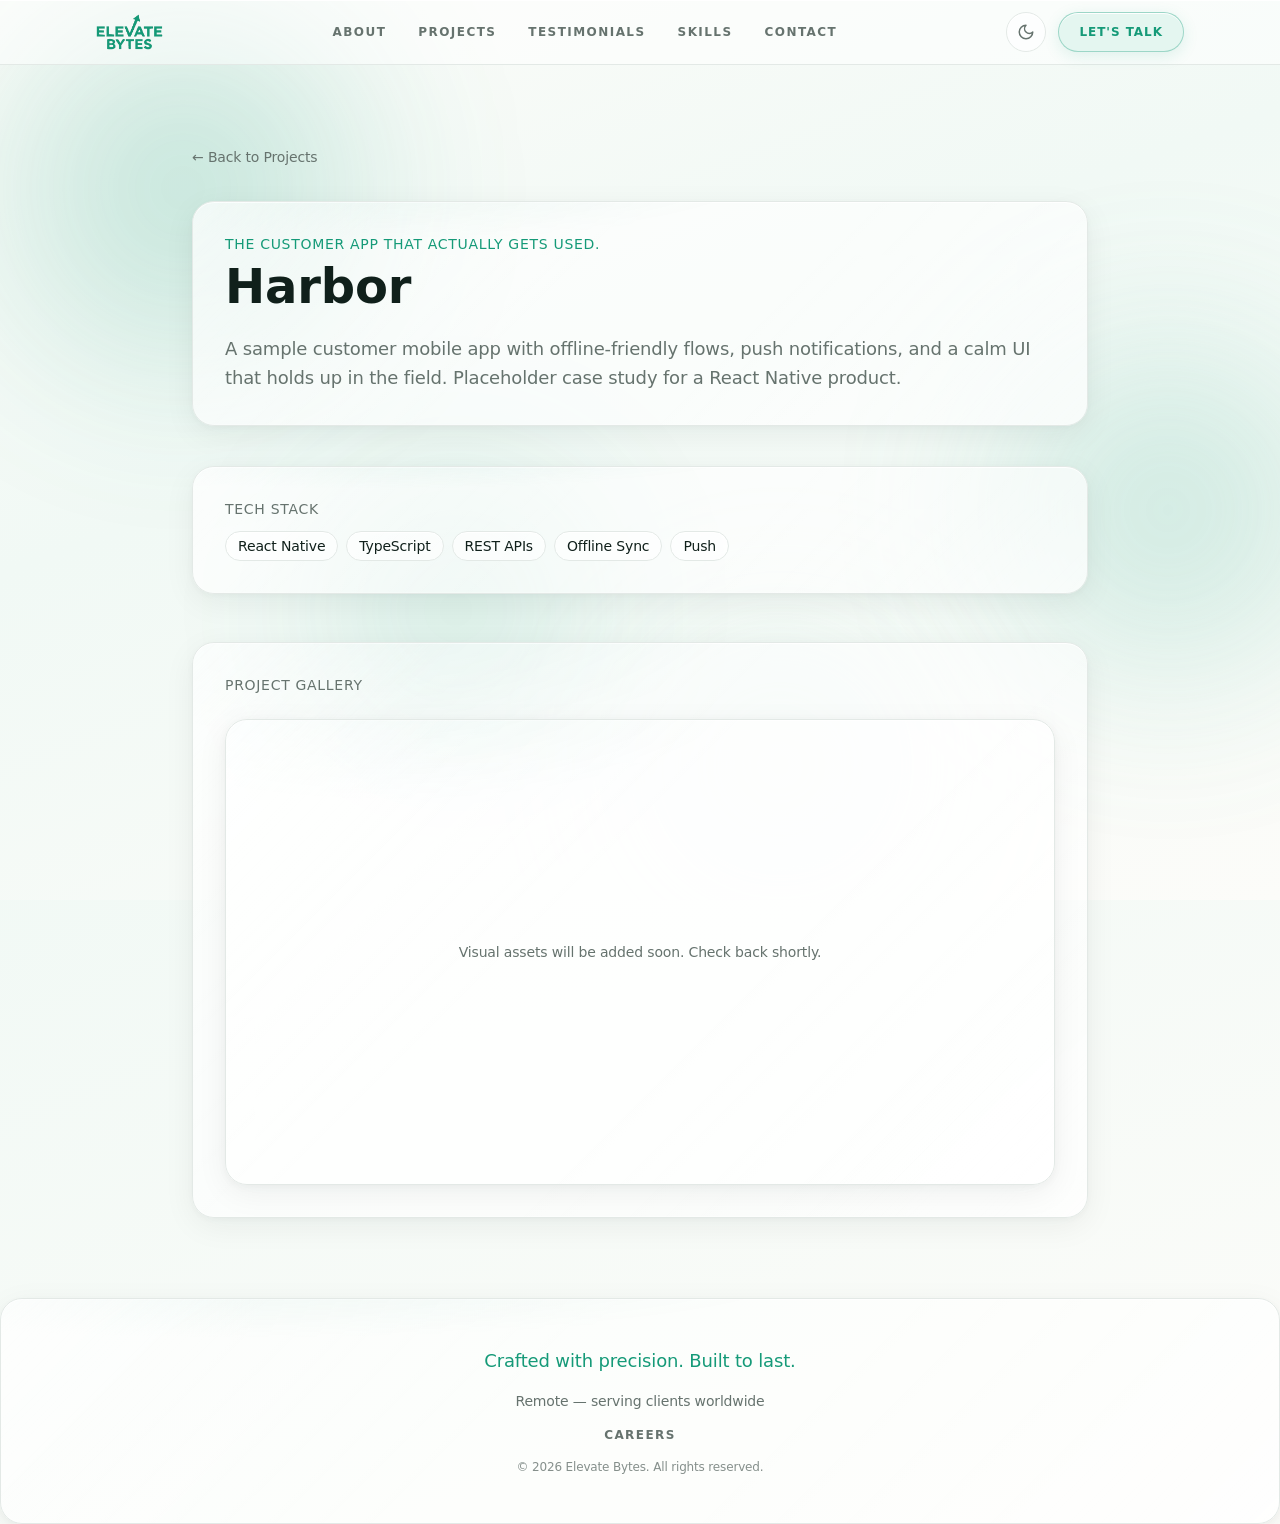
<file: projects/harbor-app/index.html>
<!DOCTYPE html><!--P_uJSVf_uLPr76a7y73fI--><html lang="en"><head><meta charSet="utf-8"/><meta name="viewport" content="width=device-width, initial-scale=1"/><link rel="preload" href="/_next/static/media/83afe278b6a6bb3c-s.p.3a6ba036.woff2" as="font" crossorigin="" type="font/woff2"/><link rel="stylesheet" href="/_next/static/chunks/52c883a3953d5c83.css" data-precedence="next"/><link rel="stylesheet" href="/_next/static/chunks/a758c0cd16b785da.css" data-precedence="next"/><link rel="preload" as="script" fetchPriority="low" href="/_next/static/chunks/c62b4372c26b460f.js"/><script src="/_next/static/chunks/9ea5322c0c7643ae.js" async=""></script><script src="/_next/static/chunks/235d6bf3a14b5b25.js" async=""></script><script src="/_next/static/chunks/73eae79ac83634b5.js" async=""></script><script src="/_next/static/chunks/turbopack-bfbb9641d11fd9e8.js" async=""></script><script src="/_next/static/chunks/c8c0b3bb6447edcc.js" async=""></script><script src="/_next/static/chunks/3a1590024602af8c.js" async=""></script><script src="/_next/static/chunks/e17e96040103ac61.js" async=""></script><script src="/_next/static/chunks/ff1a16fafef87110.js" async=""></script><script src="/_next/static/chunks/7dd66bdf8a7e5707.js" async=""></script><script src="/_next/static/chunks/24ebd480969d50a8.js" async=""></script><meta name="next-size-adjust" content=""/><title>Harbor | Elevate Bytes</title><meta name="description" content="A sample customer mobile app with offline-friendly flows, push notifications, and a calm UI that holds up in the field. Placeholder case study for a React Native product."/><link rel="author" href="https://elevatebytes.com"/><meta name="author" content="Elevate Bytes"/><link rel="manifest" href="/manifest.webmanifest"/><meta name="keywords" content="Elevate Bytes,software development,web development,mobile app development,custom software,software studio,product engineering,full-stack development,React Native,TypeScript,REST APIs,Offline Sync,Push,software development,case study,Elevate Bytes project"/><meta name="creator" content="Elevate Bytes"/><meta name="publisher" content="Elevate Bytes"/><meta name="robots" content="index, follow"/><meta name="googlebot" content="index, follow, max-video-preview:-1, max-image-preview:large, max-snippet:-1"/><meta name="category" content="technology"/><link rel="canonical" href="https://elevatebytes.com/projects/harbor-app/"/><meta property="og:title" content="Harbor"/><meta property="og:description" content="A sample customer mobile app with offline-friendly flows, push notifications, and a calm UI that holds up in the field. Placeholder case study for a React Native product."/><meta property="og:url" content="https://elevatebytes.com/projects/harbor-app/"/><meta property="og:site_name" content="Elevate Bytes"/><meta property="og:locale" content="en_US"/><meta property="og:image" content="https://elevatebytes.com/logo.png"/><meta property="og:image:width" content="1200"/><meta property="og:image:height" content="630"/><meta property="og:image:alt" content="Harbor — Elevate Bytes"/><meta property="og:type" content="article"/><meta name="twitter:card" content="summary_large_image"/><meta name="twitter:creator" content="@elevatebytes"/><meta name="twitter:title" content="Harbor"/><meta name="twitter:description" content="A sample customer mobile app with offline-friendly flows, push notifications, and a calm UI that holds up in the field. Placeholder case study for a React Native product."/><meta name="twitter:image" content="https://elevatebytes.com/logo.png"/><link rel="icon" href="/icon.png?icon.c8e0f59e.png" sizes="512x512" type="image/png"/><link rel="apple-touch-icon" href="/apple-icon.png?apple-icon.1c77fbf4.png" sizes="180x180" type="image/png"/><style>:root,.light{--background:#FCFCF9;--foreground:#10201B;--muted:#66736E;--surface:#FFFFFF;--surface-elevated:#FFFFFF;--border:#E3E9E6;--accent:#159A78;--accent-hover:#12886a;--accent-light:#E4F6F0;--accent-blue:#E4F6F0;--accent-pink:#7dc8b4;--accent-mint:#E4F6F0;--accent-muted:#E4F6F0;--glass-bg:rgba(255, 255, 255, 0.62);--glass-bg-strong:rgba(255, 255, 255, 0.86);--glass-border:#E3E9E6;--glass-highlight:rgba(255, 255, 255, 0.95);--glass-shine:rgba(21, 154, 120, 0.1);--glass-orb-1:rgba(21, 154, 120, 0.42);--glass-orb-2:rgba(93, 186, 162, 0.5);--glass-orb-3:rgba(21, 154, 120, 0.28);--glass-orb-4:rgba(187, 228, 216, 0.55);--glass-shadow:0 8px 32px rgba(16, 32, 27, 0.06), 0 2px 8px rgba(16, 32, 27, 0.04), inset 0 1px 0 rgba(255, 255, 255, 0.9), inset 0 -1px 0 rgba(255, 255, 255, 0.2);--glass-corner-shine:rgba(255, 255, 255, 0.7);--ambient-bg:linear-gradient(160deg, #FCFCF9 0%, #f1f9f5 42%, #FCFCF9 100%);--hero-highlight-bg:#E4F6F0;--hero-highlight-border:rgba(21, 154, 120, 0.22);--orb-opacity:0.7}.dark{--background:#10201B;--foreground:#FCFCF9;--muted:#aab1ad;--surface:#112f26;--surface-elevated:#11382e;--border:rgba(252, 252, 249, 0.12);--accent:#159A78;--accent-hover:#3fac90;--accent-light:rgba(21, 154, 120, 0.22);--accent-blue:rgba(21, 154, 120, 0.35);--accent-pink:rgba(21, 154, 120, 0.28);--accent-mint:rgba(228, 246, 240, 0.35);--accent-muted:rgba(21, 154, 120, 0.18);--glass-bg:rgba(252, 252, 249, 0.08);--glass-bg-strong:rgba(252, 252, 249, 0.14);--glass-border:rgba(252, 252, 249, 0.14);--glass-highlight:rgba(252, 252, 249, 0.1);--glass-shine:rgba(21, 154, 120, 0.14);--glass-orb-1:rgba(21, 154, 120, 0.4);--glass-orb-2:rgba(228, 246, 240, 0.22);--glass-orb-3:rgba(21, 154, 120, 0.28);--glass-orb-4:rgba(90, 183, 159, 0.3);--glass-shadow:0 8px 32px rgba(0, 0, 0, 0.4), 0 2px 8px rgba(0, 0, 0, 0.22), inset 0 1px 0 rgba(252, 252, 249, 0.08), inset 0 -1px 0 rgba(252, 252, 249, 0.04);--glass-corner-shine:rgba(252, 252, 249, 0.12);--ambient-bg:linear-gradient(160deg, #10201B 0%, #112f26 42%, #10201B 100%);--hero-highlight-bg:rgba(21, 154, 120, 0.28);--hero-highlight-border:rgba(21, 154, 120, 0.32);--orb-opacity:0.45}</style><script type="application/ld+json">{"@context":"https://schema.org","@type":"Organization","@id":"https://elevatebytes.com/#organization","name":"Elevate Bytes","legalName":"Elevate Bytes","url":"https://elevatebytes.com","logo":"https://elevatebytes.com/logo.png","description":"Elevate Bytes designs and builds production-grade web, mobile, and product platforms for teams that need senior delivery without a bloated agency.","email":"hello@elevatebytes.com","areaServed":"Worldwide","contactPoint":{"@type":"ContactPoint","contactType":"sales","email":"hello@elevatebytes.com","availableLanguage":["English"]}}</script><script type="application/ld+json">{"@context":"https://schema.org","@type":"WebSite","@id":"https://elevatebytes.com/#website","name":"Elevate Bytes","url":"https://elevatebytes.com","description":"Elevate Bytes designs and builds production-grade web, mobile, and product platforms for teams that need senior delivery without a bloated agency.","publisher":{"@id":"https://elevatebytes.com/#organization"},"inLanguage":"en"}</script><script type="application/ld+json">{"@context":"https://schema.org","@type":"ProfessionalService","@id":"https://elevatebytes.com/#service","name":"Elevate Bytes","url":"https://elevatebytes.com","image":"https://elevatebytes.com/logo.png","description":"Elevate Bytes designs and builds production-grade web, mobile, and product platforms for teams that need senior delivery without a bloated agency.","areaServed":"Worldwide","priceRange":"$$","knowsAbout":["Web Development","Mobile App Development","Custom Software","Product Engineering","React","Next.js"]}</script><script src="/_next/static/chunks/a6dad97d9634a72d.js" noModule=""></script></head><body class="inter_1ec0685a-module__ODW2ua__variable font-sans antialiased"><div hidden=""><!--$--><!--/$--></div><script>((a,b,c,d,e,f,g,h)=>{let i=document.documentElement,j=["light","dark"];function k(b){var c;(Array.isArray(a)?a:[a]).forEach(a=>{let c="class"===a,d=c&&f?e.map(a=>f[a]||a):e;c?(i.classList.remove(...d),i.classList.add(f&&f[b]?f[b]:b)):i.setAttribute(a,b)}),c=b,h&&j.includes(c)&&(i.style.colorScheme=c)}if(d)k(d);else try{let a=localStorage.getItem(b)||c,d=g&&"system"===a?window.matchMedia("(prefers-color-scheme: dark)").matches?"dark":"light":a;k(d)}catch(a){}})("class","theme","light",null,["light","dark"],null,false,true)</script><div class="ambient-bg" aria-hidden="true"><span class="ambient-orb ambient-orb-1"></span><span class="ambient-orb ambient-orb-2"></span><span class="ambient-orb ambient-orb-3"></span><span class="ambient-orb ambient-orb-4"></span></div><header class="liquid-glass-header sticky top-0 z-50 "><div class="mx-auto flex h-16 max-w-6xl items-center justify-between px-4 sm:px-6 lg:px-8"><a class="flex items-center" href="/"><img alt="Elevate Bytes" loading="lazy" width="988" height="528" decoding="async" data-nimg="1" class="w-auto object-contain h-8 sm:h-9 " style="color:transparent" src="/logo.png"/></a><nav class="hidden items-center gap-8 md:flex"><a class="text-xs font-semibold uppercase tracking-[0.12em] text-muted transition-colors hover:text-accent" href="/#about">About</a><a class="text-xs font-semibold uppercase tracking-[0.12em] text-muted transition-colors hover:text-accent" href="/#projects">Projects</a><a class="text-xs font-semibold uppercase tracking-[0.12em] text-muted transition-colors hover:text-accent" href="/#testimonials">Testimonials</a><a class="text-xs font-semibold uppercase tracking-[0.12em] text-muted transition-colors hover:text-accent" href="/#skills">Skills</a><a class="text-xs font-semibold uppercase tracking-[0.12em] text-muted transition-colors hover:text-accent" href="/#contact">Contact</a></nav><div class="flex items-center gap-2 sm:gap-3"><button type="button" aria-label="Toggle theme" class="liquid-glass-chip flex h-10 w-10 items-center justify-center text-muted transition-colors hover:border-accent hover:text-accent"><svg xmlns="http://www.w3.org/2000/svg" width="18" height="18" viewBox="0 0 24 24" fill="none" stroke="currentColor" stroke-width="2" stroke-linecap="round" stroke-linejoin="round"><path d="M12 3a6 6 0 0 0 9 9 9 9 0 1 1-9-9Z"></path></svg></button><a class="btn-accent-glass hidden sm:inline-block" href="/#contact">Let&#x27;s Talk</a><button type="button" aria-label="Toggle menu" class="liquid-glass-chip flex h-10 w-10 items-center justify-center text-foreground md:hidden"><svg xmlns="http://www.w3.org/2000/svg" width="18" height="18" viewBox="0 0 24 24" fill="none" stroke="currentColor" stroke-width="2" stroke-linecap="round" stroke-linejoin="round"><line x1="4" x2="20" y1="12" y2="12"></line><line x1="4" x2="20" y1="6" y2="6"></line><line x1="4" x2="20" y1="18" y2="18"></line></svg></button></div></div></header><main><article class="px-4 py-12 sm:px-6 lg:py-20"><script type="application/ld+json">{"@context":"https://schema.org","@type":"SoftwareApplication","name":"Harbor","description":"A sample customer mobile app with offline-friendly flows, push notifications, and a calm UI that holds up in the field. Placeholder case study for a React Native product.","url":"https://elevatebytes.com/projects/harbor-app","applicationCategory":"BusinessApplication","operatingSystem":"Web, iOS, Android","creator":{"@id":"https://elevatebytes.com/#organization"},"keywords":"React Native, TypeScript, REST APIs, Offline Sync, Push"}</script><script type="application/ld+json">{"@context":"https://schema.org","@type":"BreadcrumbList","itemListElement":[{"@type":"ListItem","position":1,"name":"Home","item":"https://elevatebytes.com"},{"@type":"ListItem","position":2,"name":"Projects","item":"https://elevatebytes.com/#projects"},{"@type":"ListItem","position":3,"name":"Harbor","item":"https://elevatebytes.com/projects/harbor-app"}]}</script><div class="mx-auto max-w-4xl"><a class="inline-flex items-center gap-1 text-sm text-muted transition-colors hover:text-accent" href="/#projects">← <!-- -->Back to Projects</a><header class="liquid-glass mt-8 p-6 sm:p-8"><p class="text-sm font-medium uppercase tracking-wider text-accent">The customer app that actually gets used.</p><h1 class="mt-2 text-3xl font-bold text-foreground sm:text-4xl lg:text-5xl">Harbor</h1><p class="mt-6 text-base leading-relaxed text-muted sm:text-lg">A sample customer mobile app with offline-friendly flows, push notifications, and a calm UI that holds up in the field. Placeholder case study for a React Native product.</p></header><section class="liquid-glass mt-10 p-6 sm:p-8"><h2 class="text-sm font-medium uppercase tracking-wider text-muted">Tech Stack</h2><div class="mt-3 flex flex-wrap gap-2"><span class="liquid-glass-chip px-3 py-1 text-sm text-foreground">React Native</span><span class="liquid-glass-chip px-3 py-1 text-sm text-foreground">TypeScript</span><span class="liquid-glass-chip px-3 py-1 text-sm text-foreground">REST APIs</span><span class="liquid-glass-chip px-3 py-1 text-sm text-foreground">Offline Sync</span><span class="liquid-glass-chip px-3 py-1 text-sm text-foreground">Push</span></div></section><section class="liquid-glass mt-12 p-6 sm:p-8"><h2 class="text-sm font-medium uppercase tracking-wider text-muted">Project Gallery</h2><div class="liquid-glass mt-6 flex aspect-video items-center justify-center border border-dashed"><p class="px-6 text-center text-sm text-muted">Visual assets will be added soon. Check back shortly.</p></div></section></div></article><!--$--><!--/$--></main><footer class="glass-section liquid-glass rounded-t-[var(--glass-radius-lg)] border-t-0"><div class="mx-auto max-w-6xl px-4 py-12 sm:px-6 lg:px-8"><div class="flex flex-col items-center gap-4 text-center"><p class="gradient-text text-lg font-medium">Crafted with precision. Built to last.</p><p class="text-sm text-muted">Remote — serving clients worldwide</p><a class="text-xs font-semibold uppercase tracking-[0.12em] text-muted transition-colors hover:text-accent" href="/careers/">Careers</a><p class="text-xs text-muted/80">© 2026 Elevate Bytes. All rights reserved.</p></div></div></footer><script src="/_next/static/chunks/c62b4372c26b460f.js" id="_R_" async=""></script><script>(self.__next_f=self.__next_f||[]).push([0])</script><script>self.__next_f.push([1,"1:\"$Sreact.fragment\"\na:I[68027,[\"/_next/static/chunks/c8c0b3bb6447edcc.js\",\"/_next/static/chunks/3a1590024602af8c.js\",\"/_next/static/chunks/e17e96040103ac61.js\"],\"default\"]\n:HL[\"/_next/static/chunks/52c883a3953d5c83.css\",\"style\"]\n:HL[\"/_next/static/media/83afe278b6a6bb3c-s.p.3a6ba036.woff2\",\"font\",{\"crossOrigin\":\"\",\"type\":\"font/woff2\"}]\n:HL[\"/_next/static/chunks/a758c0cd16b785da.css\",\"style\"]\n2:T860,"])</script><script>self.__next_f.push([1,":root,.light{--background:#FCFCF9;--foreground:#10201B;--muted:#66736E;--surface:#FFFFFF;--surface-elevated:#FFFFFF;--border:#E3E9E6;--accent:#159A78;--accent-hover:#12886a;--accent-light:#E4F6F0;--accent-blue:#E4F6F0;--accent-pink:#7dc8b4;--accent-mint:#E4F6F0;--accent-muted:#E4F6F0;--glass-bg:rgba(255, 255, 255, 0.62);--glass-bg-strong:rgba(255, 255, 255, 0.86);--glass-border:#E3E9E6;--glass-highlight:rgba(255, 255, 255, 0.95);--glass-shine:rgba(21, 154, 120, 0.1);--glass-orb-1:rgba(21, 154, 120, 0.42);--glass-orb-2:rgba(93, 186, 162, 0.5);--glass-orb-3:rgba(21, 154, 120, 0.28);--glass-orb-4:rgba(187, 228, 216, 0.55);--glass-shadow:0 8px 32px rgba(16, 32, 27, 0.06), 0 2px 8px rgba(16, 32, 27, 0.04), inset 0 1px 0 rgba(255, 255, 255, 0.9), inset 0 -1px 0 rgba(255, 255, 255, 0.2);--glass-corner-shine:rgba(255, 255, 255, 0.7);--ambient-bg:linear-gradient(160deg, #FCFCF9 0%, #f1f9f5 42%, #FCFCF9 100%);--hero-highlight-bg:#E4F6F0;--hero-highlight-border:rgba(21, 154, 120, 0.22);--orb-opacity:0.7}.dark{--background:#10201B;--foreground:#FCFCF9;--muted:#aab1ad;--surface:#112f26;--surface-elevated:#11382e;--border:rgba(252, 252, 249, 0.12);--accent:#159A78;--accent-hover:#3fac90;--accent-light:rgba(21, 154, 120, 0.22);--accent-blue:rgba(21, 154, 120, 0.35);--accent-pink:rgba(21, 154, 120, 0.28);--accent-mint:rgba(228, 246, 240, 0.35);--accent-muted:rgba(21, 154, 120, 0.18);--glass-bg:rgba(252, 252, 249, 0.08);--glass-bg-strong:rgba(252, 252, 249, 0.14);--glass-border:rgba(252, 252, 249, 0.14);--glass-highlight:rgba(252, 252, 249, 0.1);--glass-shine:rgba(21, 154, 120, 0.14);--glass-orb-1:rgba(21, 154, 120, 0.4);--glass-orb-2:rgba(228, 246, 240, 0.22);--glass-orb-3:rgba(21, 154, 120, 0.28);--glass-orb-4:rgba(90, 183, 159, 0.3);--glass-shadow:0 8px 32px rgba(0, 0, 0, 0.4), 0 2px 8px rgba(0, 0, 0, 0.22), inset 0 1px 0 rgba(252, 252, 249, 0.08), inset 0 -1px 0 rgba(252, 252, 249, 0.04);--glass-corner-shine:rgba(252, 252, 249, 0.12);--ambient-bg:linear-gradient(160deg, #10201B 0%, #112f26 42%, #10201B 100%);--hero-highlight-bg:rgba(21, 154, 120, 0.28);--hero-highlight-border:rgba(21, 154, 120, 0.32);--orb-opacity:0.45}"])</script><script>self.__next_f.push([1,"0:{\"P\":null,\"b\":\"P-uJSVf-uLPr76a7y73fI\",\"p\":\"\",\"c\":[\"\",\"projects\",\"harbor-app\",\"\"],\"i\":false,\"f\":[[[\"\",{\"children\":[\"projects\",{\"children\":[[\"slug\",\"harbor-app\",\"d\"],{\"children\":[\"__PAGE__\",{}]}]}]},\"$undefined\",\"$undefined\",true],[\"\",[\"$\",\"$1\",\"c\",{\"children\":[[[\"$\",\"link\",\"0\",{\"rel\":\"stylesheet\",\"href\":\"/_next/static/chunks/52c883a3953d5c83.css\",\"precedence\":\"next\",\"crossOrigin\":\"$undefined\",\"nonce\":\"$undefined\"}],[\"$\",\"script\",\"script-0\",{\"src\":\"/_next/static/chunks/c8c0b3bb6447edcc.js\",\"async\":true,\"nonce\":\"$undefined\"}],[\"$\",\"script\",\"script-1\",{\"src\":\"/_next/static/chunks/3a1590024602af8c.js\",\"async\":true,\"nonce\":\"$undefined\"}],[\"$\",\"script\",\"script-2\",{\"src\":\"/_next/static/chunks/e17e96040103ac61.js\",\"async\":true,\"nonce\":\"$undefined\"}]],[\"$\",\"html\",null,{\"lang\":\"en\",\"suppressHydrationWarning\":true,\"children\":[[\"$\",\"head\",null,{\"children\":[[\"$\",\"style\",null,{\"dangerouslySetInnerHTML\":{\"__html\":\"$2\"}}],[\"$\",\"script\",null,{\"type\":\"application/ld+json\",\"dangerouslySetInnerHTML\":{\"__html\":\"{\\\"@context\\\":\\\"https://schema.org\\\",\\\"@type\\\":\\\"Organization\\\",\\\"@id\\\":\\\"https://elevatebytes.com/#organization\\\",\\\"name\\\":\\\"Elevate Bytes\\\",\\\"legalName\\\":\\\"Elevate Bytes\\\",\\\"url\\\":\\\"https://elevatebytes.com\\\",\\\"logo\\\":\\\"https://elevatebytes.com/logo.png\\\",\\\"description\\\":\\\"Elevate Bytes designs and builds production-grade web, mobile, and product platforms for teams that need senior delivery without a bloated agency.\\\",\\\"email\\\":\\\"hello@elevatebytes.com\\\",\\\"areaServed\\\":\\\"Worldwide\\\",\\\"contactPoint\\\":{\\\"@type\\\":\\\"ContactPoint\\\",\\\"contactType\\\":\\\"sales\\\",\\\"email\\\":\\\"hello@elevatebytes.com\\\",\\\"availableLanguage\\\":[\\\"English\\\"]}}\"}}],\"$L3\",\"$L4\"]}],\"$L5\"]}]]}],{\"children\":[\"projects\",\"$L6\",{\"children\":[[\"slug\",\"harbor-app\",\"d\"],\"$L7\",{\"children\":[\"__PAGE__\",\"$L8\",{},null,false]},null,false]},null,false]},null,false],\"$L9\",false]],\"m\":\"$undefined\",\"G\":[\"$a\",[\"$Lb\"]],\"s\":false,\"S\":true}\n"])</script><script>self.__next_f.push([1,"c:I[59919,[\"/_next/static/chunks/c8c0b3bb6447edcc.js\",\"/_next/static/chunks/3a1590024602af8c.js\",\"/_next/static/chunks/e17e96040103ac61.js\"],\"ThemeProvider\"]\nd:I[97750,[\"/_next/static/chunks/c8c0b3bb6447edcc.js\",\"/_next/static/chunks/3a1590024602af8c.js\",\"/_next/static/chunks/e17e96040103ac61.js\"],\"InvertedCursor\"]\ne:I[2971,[\"/_next/static/chunks/c8c0b3bb6447edcc.js\",\"/_next/static/chunks/3a1590024602af8c.js\",\"/_next/static/chunks/e17e96040103ac61.js\"],\"Header\"]\nf:I[39756,[\"/_next/static/chunks/ff1a16fafef87110.js\",\"/_next/static/chunks/7dd66bdf8a7e5707.js\"],\"default\"]\n10:I[37457,[\"/_next/static/chunks/ff1a16fafef87110.js\",\"/_next/static/chunks/7dd66bdf8a7e5707.js\"],\"default\"]\n11:I[22016,[\"/_next/static/chunks/c8c0b3bb6447edcc.js\",\"/_next/static/chunks/3a1590024602af8c.js\",\"/_next/static/chunks/e17e96040103ac61.js\",\"/_next/static/chunks/24ebd480969d50a8.js\"],\"default\"]\n13:I[97367,[\"/_next/static/chunks/ff1a16fafef87110.js\",\"/_next/static/chunks/7dd66bdf8a7e5707.js\"],\"OutletBoundary\"]\n15:I[11533,[\"/_next/static/chunks/ff1a16fafef87110.js\",\"/_next/static/chunks/7dd66bdf8a7e5707.js\"],\"AsyncMetadataOutlet\"]\n17:I[97367,[\"/_next/static/chunks/ff1a16fafef87110.js\",\"/_next/static/chunks/7dd66bdf8a7e5707.js\"],\"ViewportBoundary\"]\n19:I[97367,[\"/_next/static/chunks/ff1a16fafef87110.js\",\"/_next/static/chunks/7dd66bdf8a7e5707.js\"],\"MetadataBoundary\"]\n1a:\"$Sreact.suspense\"\n3:[\"$\",\"script\",null,{\"type\":\"application/ld+json\",\"dangerouslySetInnerHTML\":{\"__html\":\"{\\\"@context\\\":\\\"https://schema.org\\\",\\\"@type\\\":\\\"WebSite\\\",\\\"@id\\\":\\\"https://elevatebytes.com/#website\\\",\\\"name\\\":\\\"Elevate Bytes\\\",\\\"url\\\":\\\"https://elevatebytes.com\\\",\\\"description\\\":\\\"Elevate Bytes designs and builds production-grade web, mobile, and product platforms for teams that need senior delivery without a bloated agency.\\\",\\\"publisher\\\":{\\\"@id\\\":\\\"https://elevatebytes.com/#organization\\\"},\\\"inLanguage\\\":\\\"en\\\"}\"}}]\n4:[\"$\",\"script\",null,{\"type\":\"application/ld+json\",\"dangerouslySetInnerHTML\":{\"__html\":\"{\\\"@context\\\":\\\"https://schema.org\\\",\\\"@type\\\":\\\"Professional"])</script><script>self.__next_f.push([1,"Service\\\",\\\"@id\\\":\\\"https://elevatebytes.com/#service\\\",\\\"name\\\":\\\"Elevate Bytes\\\",\\\"url\\\":\\\"https://elevatebytes.com\\\",\\\"image\\\":\\\"https://elevatebytes.com/logo.png\\\",\\\"description\\\":\\\"Elevate Bytes designs and builds production-grade web, mobile, and product platforms for teams that need senior delivery without a bloated agency.\\\",\\\"areaServed\\\":\\\"Worldwide\\\",\\\"priceRange\\\":\\\"$$\\\",\\\"knowsAbout\\\":[\\\"Web Development\\\",\\\"Mobile App Development\\\",\\\"Custom Software\\\",\\\"Product Engineering\\\",\\\"React\\\",\\\"Next.js\\\"]}\"}}]\n"])</script><script>self.__next_f.push([1,"5:[\"$\",\"body\",null,{\"className\":\"inter_1ec0685a-module__ODW2ua__variable font-sans antialiased\",\"children\":[\"$\",\"$Lc\",null,{\"children\":[[\"$\",\"div\",null,{\"className\":\"ambient-bg\",\"aria-hidden\":\"true\",\"children\":[[\"$\",\"span\",null,{\"className\":\"ambient-orb ambient-orb-1\"}],[\"$\",\"span\",null,{\"className\":\"ambient-orb ambient-orb-2\"}],[\"$\",\"span\",null,{\"className\":\"ambient-orb ambient-orb-3\"}],[\"$\",\"span\",null,{\"className\":\"ambient-orb ambient-orb-4\"}]]}],[\"$\",\"$Ld\",null,{}],[\"$\",\"$Le\",null,{}],[\"$\",\"main\",null,{\"children\":[\"$\",\"$Lf\",null,{\"parallelRouterKey\":\"children\",\"error\":\"$undefined\",\"errorStyles\":\"$undefined\",\"errorScripts\":\"$undefined\",\"template\":[\"$\",\"$L10\",null,{}],\"templateStyles\":\"$undefined\",\"templateScripts\":\"$undefined\",\"notFound\":[[\"$\",\"section\",null,{\"className\":\"flex min-h-[60vh] flex-col items-center justify-center px-4 text-center\",\"children\":[\"$\",\"div\",null,{\"className\":\"liquid-glass max-w-md px-8 py-10 sm:px-10 sm:py-12\",\"children\":[[\"$\",\"h1\",null,{\"className\":\"text-4xl font-bold text-foreground sm:text-5xl\",\"children\":\"Lost in the codebase.\"}],[\"$\",\"p\",null,{\"className\":\"mt-4 text-muted\",\"children\":\"The page you're looking for doesn't exist — but great software does. Let's get you back on track.\"}],[\"$\",\"$L11\",null,{\"href\":\"/\",\"className\":\"btn-gradient mt-8\",\"children\":\"Back to Home\"}]]}]}],[]],\"forbidden\":\"$undefined\",\"unauthorized\":\"$undefined\"}]}],[\"$\",\"footer\",null,{\"className\":\"glass-section liquid-glass rounded-t-[var(--glass-radius-lg)] border-t-0\",\"children\":[\"$\",\"div\",null,{\"className\":\"mx-auto max-w-6xl px-4 py-12 sm:px-6 lg:px-8\",\"children\":[\"$\",\"div\",null,{\"className\":\"flex flex-col items-center gap-4 text-center\",\"children\":[[\"$\",\"p\",null,{\"className\":\"gradient-text text-lg font-medium\",\"children\":\"Crafted with precision. Built to last.\"}],[\"$\",\"p\",null,{\"className\":\"text-sm text-muted\",\"children\":\"Remote — serving clients worldwide\"}],[\"$\",\"$L11\",null,{\"href\":\"/careers/\",\"className\":\"text-xs font-semibold uppercase tracking-[0.12em] text-muted transition-colors hover:text-accent\",\"children\":\"Careers\"}],[\"$\",\"p\",null,{\"className\":\"text-xs text-muted/80\",\"children\":\"© 2026 Elevate Bytes. All rights reserved.\"}]]}]}]}]]}]}]\n"])</script><script>self.__next_f.push([1,"6:[\"$\",\"$1\",\"c\",{\"children\":[null,[\"$\",\"$Lf\",null,{\"parallelRouterKey\":\"children\",\"error\":\"$undefined\",\"errorStyles\":\"$undefined\",\"errorScripts\":\"$undefined\",\"template\":[\"$\",\"$L10\",null,{}],\"templateStyles\":\"$undefined\",\"templateScripts\":\"$undefined\",\"notFound\":\"$undefined\",\"forbidden\":\"$undefined\",\"unauthorized\":\"$undefined\"}]]}]\n7:[\"$\",\"$1\",\"c\",{\"children\":[null,[\"$\",\"$Lf\",null,{\"parallelRouterKey\":\"children\",\"error\":\"$undefined\",\"errorStyles\":\"$undefined\",\"errorScripts\":\"$undefined\",\"template\":[\"$\",\"$L10\",null,{}],\"templateStyles\":\"$undefined\",\"templateScripts\":\"$undefined\",\"notFound\":\"$undefined\",\"forbidden\":\"$undefined\",\"unauthorized\":\"$undefined\"}]]}]\n8:[\"$\",\"$1\",\"c\",{\"children\":[\"$L12\",[[\"$\",\"link\",\"0\",{\"rel\":\"stylesheet\",\"href\":\"/_next/static/chunks/a758c0cd16b785da.css\",\"precedence\":\"next\",\"crossOrigin\":\"$undefined\",\"nonce\":\"$undefined\"}],[\"$\",\"script\",\"script-0\",{\"src\":\"/_next/static/chunks/24ebd480969d50a8.js\",\"async\":true,\"nonce\":\"$undefined\"}]],[\"$\",\"$L13\",null,{\"children\":[\"$L14\",[\"$\",\"$L15\",null,{\"promise\":\"$@16\"}]]}]]}]\n9:[\"$\",\"$1\",\"h\",{\"children\":[null,[[\"$\",\"$L17\",null,{\"children\":\"$L18\"}],[\"$\",\"meta\",null,{\"name\":\"next-size-adjust\",\"content\":\"\"}]],[\"$\",\"$L19\",null,{\"children\":[\"$\",\"div\",null,{\"hidden\":true,\"children\":[\"$\",\"$1a\",null,{\"fallback\":null,\"children\":\"$L1b\"}]}]}]]}]\nb:[\"$\",\"link\",\"0\",{\"rel\":\"stylesheet\",\"href\":\"/_next/static/chunks/52c883a3953d5c83.css\",\"precedence\":\"next\",\"crossOrigin\":\"$undefined\",\"nonce\":\"$undefined\"}]\n"])</script><script>self.__next_f.push([1,"1c:I[23327,[\"/_next/static/chunks/c8c0b3bb6447edcc.js\",\"/_next/static/chunks/3a1590024602af8c.js\",\"/_next/static/chunks/e17e96040103ac61.js\",\"/_next/static/chunks/24ebd480969d50a8.js\"],\"ProjectGallery\"]\n"])</script><script>self.__next_f.push([1,"12:[\"$\",\"article\",null,{\"className\":\"px-4 py-12 sm:px-6 lg:py-20\",\"children\":[[\"$\",\"script\",null,{\"type\":\"application/ld+json\",\"dangerouslySetInnerHTML\":{\"__html\":\"{\\\"@context\\\":\\\"https://schema.org\\\",\\\"@type\\\":\\\"SoftwareApplication\\\",\\\"name\\\":\\\"Harbor\\\",\\\"description\\\":\\\"A sample customer mobile app with offline-friendly flows, push notifications, and a calm UI that holds up in the field. Placeholder case study for a React Native product.\\\",\\\"url\\\":\\\"https://elevatebytes.com/projects/harbor-app\\\",\\\"applicationCategory\\\":\\\"BusinessApplication\\\",\\\"operatingSystem\\\":\\\"Web, iOS, Android\\\",\\\"creator\\\":{\\\"@id\\\":\\\"https://elevatebytes.com/#organization\\\"},\\\"keywords\\\":\\\"React Native, TypeScript, REST APIs, Offline Sync, Push\\\"}\"}}],[\"$\",\"script\",null,{\"type\":\"application/ld+json\",\"dangerouslySetInnerHTML\":{\"__html\":\"{\\\"@context\\\":\\\"https://schema.org\\\",\\\"@type\\\":\\\"BreadcrumbList\\\",\\\"itemListElement\\\":[{\\\"@type\\\":\\\"ListItem\\\",\\\"position\\\":1,\\\"name\\\":\\\"Home\\\",\\\"item\\\":\\\"https://elevatebytes.com\\\"},{\\\"@type\\\":\\\"ListItem\\\",\\\"position\\\":2,\\\"name\\\":\\\"Projects\\\",\\\"item\\\":\\\"https://elevatebytes.com/#projects\\\"},{\\\"@type\\\":\\\"ListItem\\\",\\\"position\\\":3,\\\"name\\\":\\\"Harbor\\\",\\\"item\\\":\\\"https://elevatebytes.com/projects/harbor-app\\\"}]}\"}}],[\"$\",\"div\",null,{\"className\":\"mx-auto max-w-4xl\",\"children\":[[\"$\",\"$L11\",null,{\"href\":\"/#projects\",\"className\":\"inline-flex items-center gap-1 text-sm text-muted transition-colors hover:text-accent\",\"children\":[\"← \",\"Back to Projects\"]}],[\"$\",\"header\",null,{\"className\":\"liquid-glass mt-8 p-6 sm:p-8\",\"children\":[[\"$\",\"p\",null,{\"className\":\"text-sm font-medium uppercase tracking-wider text-accent\",\"children\":\"The customer app that actually gets used.\"}],[\"$\",\"h1\",null,{\"className\":\"mt-2 text-3xl font-bold text-foreground sm:text-4xl lg:text-5xl\",\"children\":\"Harbor\"}],[\"$\",\"p\",null,{\"className\":\"mt-6 text-base leading-relaxed text-muted sm:text-lg\",\"children\":\"A sample customer mobile app with offline-friendly flows, push notifications, and a calm UI that holds up in the field. Placeholder case study for a React Native product.\"}]]}],[\"$\",\"section\",null,{\"className\":\"liquid-glass mt-10 p-6 sm:p-8\",\"children\":[[\"$\",\"h2\",null,{\"className\":\"text-sm font-medium uppercase tracking-wider text-muted\",\"children\":\"Tech Stack\"}],[\"$\",\"div\",null,{\"className\":\"mt-3 flex flex-wrap gap-2\",\"children\":[[\"$\",\"span\",\"React Native\",{\"className\":\"liquid-glass-chip px-3 py-1 text-sm text-foreground\",\"children\":\"React Native\"}],[\"$\",\"span\",\"TypeScript\",{\"className\":\"liquid-glass-chip px-3 py-1 text-sm text-foreground\",\"children\":\"TypeScript\"}],[\"$\",\"span\",\"REST APIs\",{\"className\":\"liquid-glass-chip px-3 py-1 text-sm text-foreground\",\"children\":\"REST APIs\"}],[\"$\",\"span\",\"Offline Sync\",{\"className\":\"liquid-glass-chip px-3 py-1 text-sm text-foreground\",\"children\":\"Offline Sync\"}],[\"$\",\"span\",\"Push\",{\"className\":\"liquid-glass-chip px-3 py-1 text-sm text-foreground\",\"children\":\"Push\"}]]}]]}],[\"$\",\"section\",null,{\"className\":\"liquid-glass mt-12 p-6 sm:p-8\",\"children\":[[\"$\",\"h2\",null,{\"className\":\"text-sm font-medium uppercase tracking-wider text-muted\",\"children\":\"Project Gallery\"}],[\"$\",\"$L1c\",null,{\"images\":[],\"title\":\"Harbor\",\"noImagesMessage\":\"Visual assets will be added soon. Check back shortly.\"}]]}]]}]]}]\n"])</script><script>self.__next_f.push([1,"18:[[\"$\",\"meta\",\"0\",{\"charSet\":\"utf-8\"}],[\"$\",\"meta\",\"1\",{\"name\":\"viewport\",\"content\":\"width=device-width, initial-scale=1\"}]]\n14:null\n"])</script><script>self.__next_f.push([1,"1d:I[27201,[\"/_next/static/chunks/ff1a16fafef87110.js\",\"/_next/static/chunks/7dd66bdf8a7e5707.js\"],\"IconMark\"]\n"])</script><script>self.__next_f.push([1,"16:{\"metadata\":[[\"$\",\"title\",\"0\",{\"children\":\"Harbor | Elevate Bytes\"}],[\"$\",\"meta\",\"1\",{\"name\":\"description\",\"content\":\"A sample customer mobile app with offline-friendly flows, push notifications, and a calm UI that holds up in the field. Placeholder case study for a React Native product.\"}],[\"$\",\"link\",\"2\",{\"rel\":\"author\",\"href\":\"https://elevatebytes.com\"}],[\"$\",\"meta\",\"3\",{\"name\":\"author\",\"content\":\"Elevate Bytes\"}],[\"$\",\"link\",\"4\",{\"rel\":\"manifest\",\"href\":\"/manifest.webmanifest\",\"crossOrigin\":\"$undefined\"}],[\"$\",\"meta\",\"5\",{\"name\":\"keywords\",\"content\":\"Elevate Bytes,software development,web development,mobile app development,custom software,software studio,product engineering,full-stack development,React Native,TypeScript,REST APIs,Offline Sync,Push,software development,case study,Elevate Bytes project\"}],[\"$\",\"meta\",\"6\",{\"name\":\"creator\",\"content\":\"Elevate Bytes\"}],[\"$\",\"meta\",\"7\",{\"name\":\"publisher\",\"content\":\"Elevate Bytes\"}],[\"$\",\"meta\",\"8\",{\"name\":\"robots\",\"content\":\"index, follow\"}],[\"$\",\"meta\",\"9\",{\"name\":\"googlebot\",\"content\":\"index, follow, max-video-preview:-1, max-image-preview:large, max-snippet:-1\"}],[\"$\",\"meta\",\"10\",{\"name\":\"category\",\"content\":\"technology\"}],[\"$\",\"link\",\"11\",{\"rel\":\"canonical\",\"href\":\"https://elevatebytes.com/projects/harbor-app/\"}],[\"$\",\"meta\",\"12\",{\"property\":\"og:title\",\"content\":\"Harbor\"}],[\"$\",\"meta\",\"13\",{\"property\":\"og:description\",\"content\":\"A sample customer mobile app with offline-friendly flows, push notifications, and a calm UI that holds up in the field. Placeholder case study for a React Native product.\"}],[\"$\",\"meta\",\"14\",{\"property\":\"og:url\",\"content\":\"https://elevatebytes.com/projects/harbor-app/\"}],[\"$\",\"meta\",\"15\",{\"property\":\"og:site_name\",\"content\":\"Elevate Bytes\"}],[\"$\",\"meta\",\"16\",{\"property\":\"og:locale\",\"content\":\"en_US\"}],[\"$\",\"meta\",\"17\",{\"property\":\"og:image\",\"content\":\"https://elevatebytes.com/logo.png\"}],[\"$\",\"meta\",\"18\",{\"property\":\"og:image:width\",\"content\":\"1200\"}],[\"$\",\"meta\",\"19\",{\"property\":\"og:image:height\",\"content\":\"630\"}],[\"$\",\"meta\",\"20\",{\"property\":\"og:image:alt\",\"content\":\"Harbor — Elevate Bytes\"}],[\"$\",\"meta\",\"21\",{\"property\":\"og:type\",\"content\":\"article\"}],[\"$\",\"meta\",\"22\",{\"name\":\"twitter:card\",\"content\":\"summary_large_image\"}],[\"$\",\"meta\",\"23\",{\"name\":\"twitter:creator\",\"content\":\"@elevatebytes\"}],[\"$\",\"meta\",\"24\",{\"name\":\"twitter:title\",\"content\":\"Harbor\"}],[\"$\",\"meta\",\"25\",{\"name\":\"twitter:description\",\"content\":\"A sample customer mobile app with offline-friendly flows, push notifications, and a calm UI that holds up in the field. Placeholder case study for a React Native product.\"}],[\"$\",\"meta\",\"26\",{\"name\":\"twitter:image\",\"content\":\"https://elevatebytes.com/logo.png\"}],[\"$\",\"link\",\"27\",{\"rel\":\"icon\",\"href\":\"/icon.png?icon.c8e0f59e.png\",\"sizes\":\"512x512\",\"type\":\"image/png\"}],[\"$\",\"link\",\"28\",{\"rel\":\"apple-touch-icon\",\"href\":\"/apple-icon.png?apple-icon.1c77fbf4.png\",\"sizes\":\"180x180\",\"type\":\"image/png\"}],[\"$\",\"$L1d\",\"29\",{}]],\"error\":null,\"digest\":\"$undefined\"}\n"])</script><script>self.__next_f.push([1,"1b:\"$16:metadata\"\n"])</script></body></html>
</file>
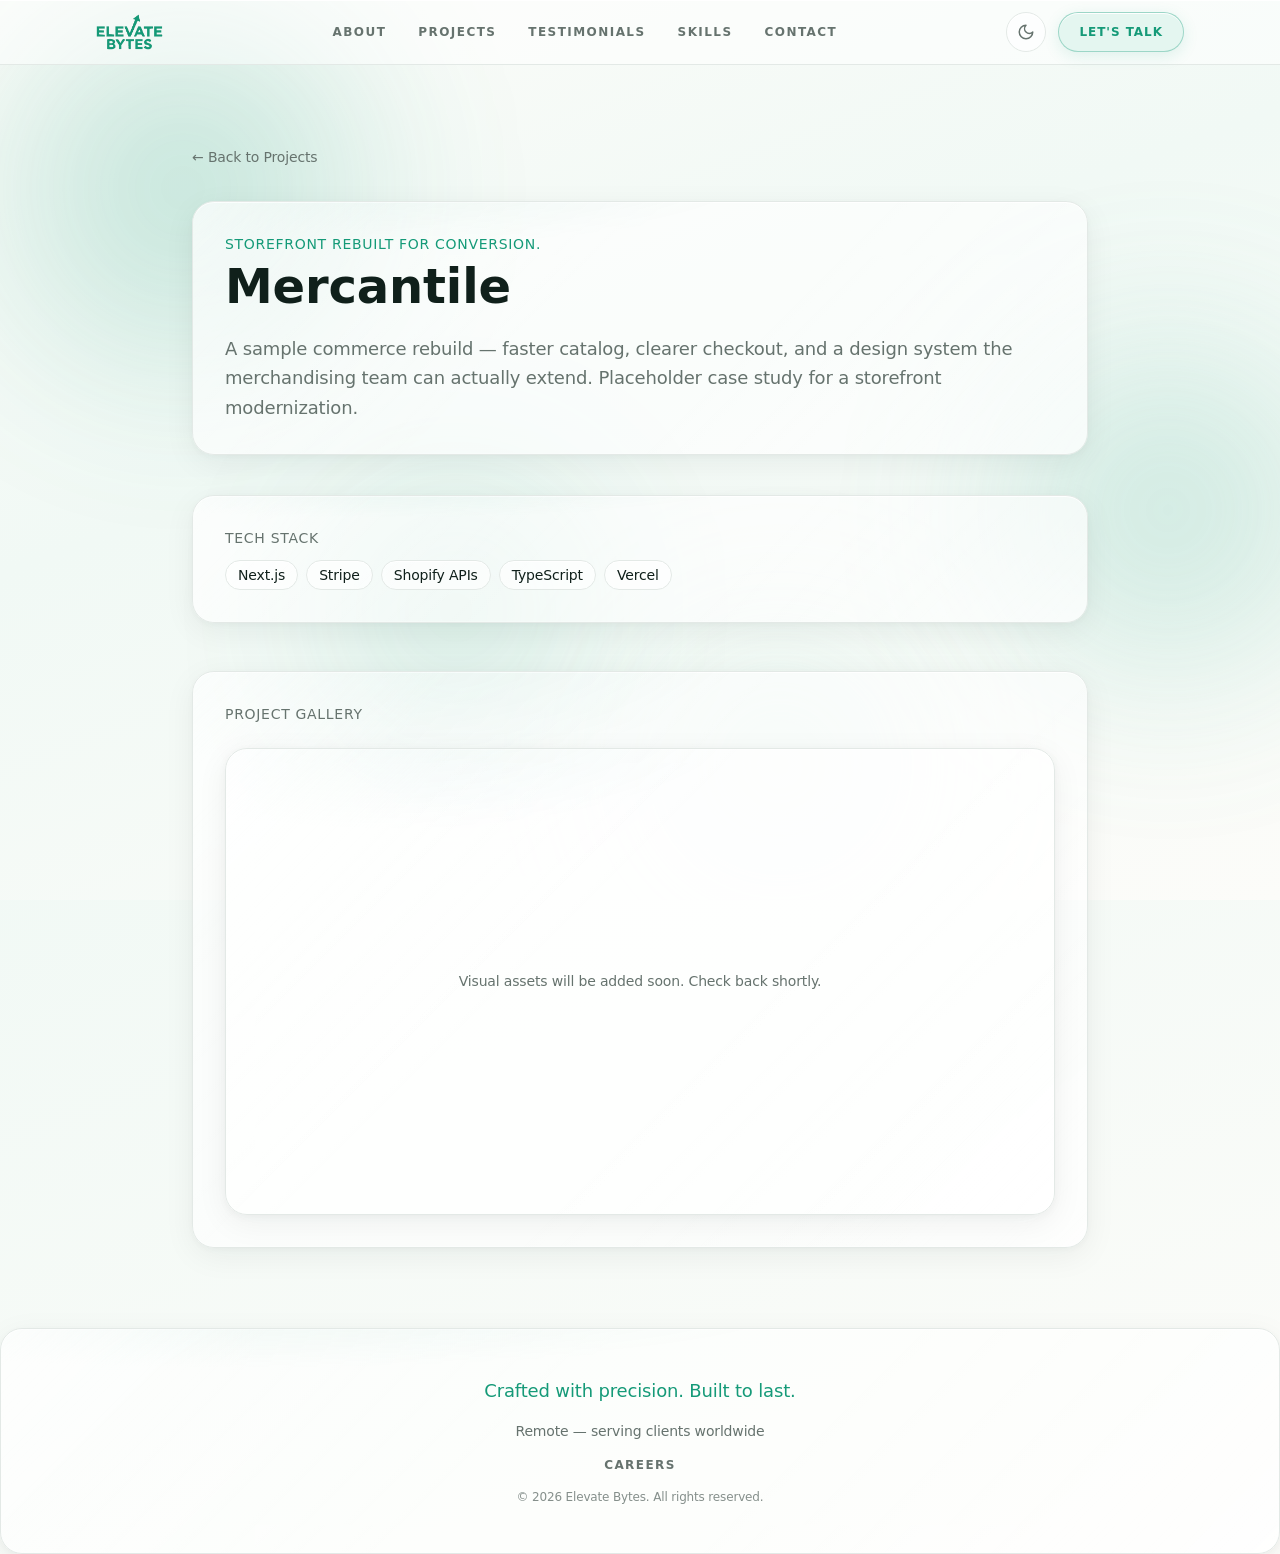
<file: projects/mercantile/index.html>
<!DOCTYPE html><!--P_uJSVf_uLPr76a7y73fI--><html lang="en"><head><meta charSet="utf-8"/><meta name="viewport" content="width=device-width, initial-scale=1"/><link rel="preload" href="/_next/static/media/83afe278b6a6bb3c-s.p.3a6ba036.woff2" as="font" crossorigin="" type="font/woff2"/><link rel="stylesheet" href="/_next/static/chunks/52c883a3953d5c83.css" data-precedence="next"/><link rel="stylesheet" href="/_next/static/chunks/a758c0cd16b785da.css" data-precedence="next"/><link rel="preload" as="script" fetchPriority="low" href="/_next/static/chunks/c62b4372c26b460f.js"/><script src="/_next/static/chunks/9ea5322c0c7643ae.js" async=""></script><script src="/_next/static/chunks/235d6bf3a14b5b25.js" async=""></script><script src="/_next/static/chunks/73eae79ac83634b5.js" async=""></script><script src="/_next/static/chunks/turbopack-bfbb9641d11fd9e8.js" async=""></script><script src="/_next/static/chunks/c8c0b3bb6447edcc.js" async=""></script><script src="/_next/static/chunks/3a1590024602af8c.js" async=""></script><script src="/_next/static/chunks/e17e96040103ac61.js" async=""></script><script src="/_next/static/chunks/ff1a16fafef87110.js" async=""></script><script src="/_next/static/chunks/7dd66bdf8a7e5707.js" async=""></script><script src="/_next/static/chunks/24ebd480969d50a8.js" async=""></script><meta name="next-size-adjust" content=""/><title>Mercantile | Elevate Bytes</title><meta name="description" content="A sample commerce rebuild — faster catalog, clearer checkout, and a design system the merchandising team can actually extend. Placeholder case study for a storefront modernization."/><link rel="author" href="https://elevatebytes.com"/><meta name="author" content="Elevate Bytes"/><link rel="manifest" href="/manifest.webmanifest"/><meta name="keywords" content="Elevate Bytes,software development,web development,mobile app development,custom software,software studio,product engineering,full-stack development,Next.js,Stripe,Shopify APIs,TypeScript,Vercel,software development,case study,Elevate Bytes project"/><meta name="creator" content="Elevate Bytes"/><meta name="publisher" content="Elevate Bytes"/><meta name="robots" content="index, follow"/><meta name="googlebot" content="index, follow, max-video-preview:-1, max-image-preview:large, max-snippet:-1"/><meta name="category" content="technology"/><link rel="canonical" href="https://elevatebytes.com/projects/mercantile/"/><meta property="og:title" content="Mercantile"/><meta property="og:description" content="A sample commerce rebuild — faster catalog, clearer checkout, and a design system the merchandising team can actually extend. Placeholder case study for a storefront modernization."/><meta property="og:url" content="https://elevatebytes.com/projects/mercantile/"/><meta property="og:site_name" content="Elevate Bytes"/><meta property="og:locale" content="en_US"/><meta property="og:image" content="https://elevatebytes.com/logo.png"/><meta property="og:image:width" content="1200"/><meta property="og:image:height" content="630"/><meta property="og:image:alt" content="Mercantile — Elevate Bytes"/><meta property="og:type" content="article"/><meta name="twitter:card" content="summary_large_image"/><meta name="twitter:creator" content="@elevatebytes"/><meta name="twitter:title" content="Mercantile"/><meta name="twitter:description" content="A sample commerce rebuild — faster catalog, clearer checkout, and a design system the merchandising team can actually extend. Placeholder case study for a storefront modernization."/><meta name="twitter:image" content="https://elevatebytes.com/logo.png"/><link rel="icon" href="/icon.png?icon.c8e0f59e.png" sizes="512x512" type="image/png"/><link rel="apple-touch-icon" href="/apple-icon.png?apple-icon.1c77fbf4.png" sizes="180x180" type="image/png"/><style>:root,.light{--background:#FCFCF9;--foreground:#10201B;--muted:#66736E;--surface:#FFFFFF;--surface-elevated:#FFFFFF;--border:#E3E9E6;--accent:#159A78;--accent-hover:#12886a;--accent-light:#E4F6F0;--accent-blue:#E4F6F0;--accent-pink:#7dc8b4;--accent-mint:#E4F6F0;--accent-muted:#E4F6F0;--glass-bg:rgba(255, 255, 255, 0.62);--glass-bg-strong:rgba(255, 255, 255, 0.86);--glass-border:#E3E9E6;--glass-highlight:rgba(255, 255, 255, 0.95);--glass-shine:rgba(21, 154, 120, 0.1);--glass-orb-1:rgba(21, 154, 120, 0.42);--glass-orb-2:rgba(93, 186, 162, 0.5);--glass-orb-3:rgba(21, 154, 120, 0.28);--glass-orb-4:rgba(187, 228, 216, 0.55);--glass-shadow:0 8px 32px rgba(16, 32, 27, 0.06), 0 2px 8px rgba(16, 32, 27, 0.04), inset 0 1px 0 rgba(255, 255, 255, 0.9), inset 0 -1px 0 rgba(255, 255, 255, 0.2);--glass-corner-shine:rgba(255, 255, 255, 0.7);--ambient-bg:linear-gradient(160deg, #FCFCF9 0%, #f1f9f5 42%, #FCFCF9 100%);--hero-highlight-bg:#E4F6F0;--hero-highlight-border:rgba(21, 154, 120, 0.22);--orb-opacity:0.7}.dark{--background:#10201B;--foreground:#FCFCF9;--muted:#aab1ad;--surface:#112f26;--surface-elevated:#11382e;--border:rgba(252, 252, 249, 0.12);--accent:#159A78;--accent-hover:#3fac90;--accent-light:rgba(21, 154, 120, 0.22);--accent-blue:rgba(21, 154, 120, 0.35);--accent-pink:rgba(21, 154, 120, 0.28);--accent-mint:rgba(228, 246, 240, 0.35);--accent-muted:rgba(21, 154, 120, 0.18);--glass-bg:rgba(252, 252, 249, 0.08);--glass-bg-strong:rgba(252, 252, 249, 0.14);--glass-border:rgba(252, 252, 249, 0.14);--glass-highlight:rgba(252, 252, 249, 0.1);--glass-shine:rgba(21, 154, 120, 0.14);--glass-orb-1:rgba(21, 154, 120, 0.4);--glass-orb-2:rgba(228, 246, 240, 0.22);--glass-orb-3:rgba(21, 154, 120, 0.28);--glass-orb-4:rgba(90, 183, 159, 0.3);--glass-shadow:0 8px 32px rgba(0, 0, 0, 0.4), 0 2px 8px rgba(0, 0, 0, 0.22), inset 0 1px 0 rgba(252, 252, 249, 0.08), inset 0 -1px 0 rgba(252, 252, 249, 0.04);--glass-corner-shine:rgba(252, 252, 249, 0.12);--ambient-bg:linear-gradient(160deg, #10201B 0%, #112f26 42%, #10201B 100%);--hero-highlight-bg:rgba(21, 154, 120, 0.28);--hero-highlight-border:rgba(21, 154, 120, 0.32);--orb-opacity:0.45}</style><script type="application/ld+json">{"@context":"https://schema.org","@type":"Organization","@id":"https://elevatebytes.com/#organization","name":"Elevate Bytes","legalName":"Elevate Bytes","url":"https://elevatebytes.com","logo":"https://elevatebytes.com/logo.png","description":"Elevate Bytes designs and builds production-grade web, mobile, and product platforms for teams that need senior delivery without a bloated agency.","email":"hello@elevatebytes.com","areaServed":"Worldwide","contactPoint":{"@type":"ContactPoint","contactType":"sales","email":"hello@elevatebytes.com","availableLanguage":["English"]}}</script><script type="application/ld+json">{"@context":"https://schema.org","@type":"WebSite","@id":"https://elevatebytes.com/#website","name":"Elevate Bytes","url":"https://elevatebytes.com","description":"Elevate Bytes designs and builds production-grade web, mobile, and product platforms for teams that need senior delivery without a bloated agency.","publisher":{"@id":"https://elevatebytes.com/#organization"},"inLanguage":"en"}</script><script type="application/ld+json">{"@context":"https://schema.org","@type":"ProfessionalService","@id":"https://elevatebytes.com/#service","name":"Elevate Bytes","url":"https://elevatebytes.com","image":"https://elevatebytes.com/logo.png","description":"Elevate Bytes designs and builds production-grade web, mobile, and product platforms for teams that need senior delivery without a bloated agency.","areaServed":"Worldwide","priceRange":"$$","knowsAbout":["Web Development","Mobile App Development","Custom Software","Product Engineering","React","Next.js"]}</script><script src="/_next/static/chunks/a6dad97d9634a72d.js" noModule=""></script></head><body class="inter_1ec0685a-module__ODW2ua__variable font-sans antialiased"><div hidden=""><!--$--><!--/$--></div><script>((a,b,c,d,e,f,g,h)=>{let i=document.documentElement,j=["light","dark"];function k(b){var c;(Array.isArray(a)?a:[a]).forEach(a=>{let c="class"===a,d=c&&f?e.map(a=>f[a]||a):e;c?(i.classList.remove(...d),i.classList.add(f&&f[b]?f[b]:b)):i.setAttribute(a,b)}),c=b,h&&j.includes(c)&&(i.style.colorScheme=c)}if(d)k(d);else try{let a=localStorage.getItem(b)||c,d=g&&"system"===a?window.matchMedia("(prefers-color-scheme: dark)").matches?"dark":"light":a;k(d)}catch(a){}})("class","theme","light",null,["light","dark"],null,false,true)</script><div class="ambient-bg" aria-hidden="true"><span class="ambient-orb ambient-orb-1"></span><span class="ambient-orb ambient-orb-2"></span><span class="ambient-orb ambient-orb-3"></span><span class="ambient-orb ambient-orb-4"></span></div><header class="liquid-glass-header sticky top-0 z-50 "><div class="mx-auto flex h-16 max-w-6xl items-center justify-between px-4 sm:px-6 lg:px-8"><a class="flex items-center" href="/"><img alt="Elevate Bytes" loading="lazy" width="988" height="528" decoding="async" data-nimg="1" class="w-auto object-contain h-8 sm:h-9 " style="color:transparent" src="/logo.png"/></a><nav class="hidden items-center gap-8 md:flex"><a class="text-xs font-semibold uppercase tracking-[0.12em] text-muted transition-colors hover:text-accent" href="/#about">About</a><a class="text-xs font-semibold uppercase tracking-[0.12em] text-muted transition-colors hover:text-accent" href="/#projects">Projects</a><a class="text-xs font-semibold uppercase tracking-[0.12em] text-muted transition-colors hover:text-accent" href="/#testimonials">Testimonials</a><a class="text-xs font-semibold uppercase tracking-[0.12em] text-muted transition-colors hover:text-accent" href="/#skills">Skills</a><a class="text-xs font-semibold uppercase tracking-[0.12em] text-muted transition-colors hover:text-accent" href="/#contact">Contact</a></nav><div class="flex items-center gap-2 sm:gap-3"><button type="button" aria-label="Toggle theme" class="liquid-glass-chip flex h-10 w-10 items-center justify-center text-muted transition-colors hover:border-accent hover:text-accent"><svg xmlns="http://www.w3.org/2000/svg" width="18" height="18" viewBox="0 0 24 24" fill="none" stroke="currentColor" stroke-width="2" stroke-linecap="round" stroke-linejoin="round"><path d="M12 3a6 6 0 0 0 9 9 9 9 0 1 1-9-9Z"></path></svg></button><a class="btn-accent-glass hidden sm:inline-block" href="/#contact">Let&#x27;s Talk</a><button type="button" aria-label="Toggle menu" class="liquid-glass-chip flex h-10 w-10 items-center justify-center text-foreground md:hidden"><svg xmlns="http://www.w3.org/2000/svg" width="18" height="18" viewBox="0 0 24 24" fill="none" stroke="currentColor" stroke-width="2" stroke-linecap="round" stroke-linejoin="round"><line x1="4" x2="20" y1="12" y2="12"></line><line x1="4" x2="20" y1="6" y2="6"></line><line x1="4" x2="20" y1="18" y2="18"></line></svg></button></div></div></header><main><article class="px-4 py-12 sm:px-6 lg:py-20"><script type="application/ld+json">{"@context":"https://schema.org","@type":"SoftwareApplication","name":"Mercantile","description":"A sample commerce rebuild — faster catalog, clearer checkout, and a design system the merchandising team can actually extend. Placeholder case study for a storefront modernization.","url":"https://elevatebytes.com/projects/mercantile","applicationCategory":"BusinessApplication","operatingSystem":"Web, iOS, Android","creator":{"@id":"https://elevatebytes.com/#organization"},"keywords":"Next.js, Stripe, Shopify APIs, TypeScript, Vercel"}</script><script type="application/ld+json">{"@context":"https://schema.org","@type":"BreadcrumbList","itemListElement":[{"@type":"ListItem","position":1,"name":"Home","item":"https://elevatebytes.com"},{"@type":"ListItem","position":2,"name":"Projects","item":"https://elevatebytes.com/#projects"},{"@type":"ListItem","position":3,"name":"Mercantile","item":"https://elevatebytes.com/projects/mercantile"}]}</script><div class="mx-auto max-w-4xl"><a class="inline-flex items-center gap-1 text-sm text-muted transition-colors hover:text-accent" href="/#projects">← <!-- -->Back to Projects</a><header class="liquid-glass mt-8 p-6 sm:p-8"><p class="text-sm font-medium uppercase tracking-wider text-accent">Storefront rebuilt for conversion.</p><h1 class="mt-2 text-3xl font-bold text-foreground sm:text-4xl lg:text-5xl">Mercantile</h1><p class="mt-6 text-base leading-relaxed text-muted sm:text-lg">A sample commerce rebuild — faster catalog, clearer checkout, and a design system the merchandising team can actually extend. Placeholder case study for a storefront modernization.</p></header><section class="liquid-glass mt-10 p-6 sm:p-8"><h2 class="text-sm font-medium uppercase tracking-wider text-muted">Tech Stack</h2><div class="mt-3 flex flex-wrap gap-2"><span class="liquid-glass-chip px-3 py-1 text-sm text-foreground">Next.js</span><span class="liquid-glass-chip px-3 py-1 text-sm text-foreground">Stripe</span><span class="liquid-glass-chip px-3 py-1 text-sm text-foreground">Shopify APIs</span><span class="liquid-glass-chip px-3 py-1 text-sm text-foreground">TypeScript</span><span class="liquid-glass-chip px-3 py-1 text-sm text-foreground">Vercel</span></div></section><section class="liquid-glass mt-12 p-6 sm:p-8"><h2 class="text-sm font-medium uppercase tracking-wider text-muted">Project Gallery</h2><div class="liquid-glass mt-6 flex aspect-video items-center justify-center border border-dashed"><p class="px-6 text-center text-sm text-muted">Visual assets will be added soon. Check back shortly.</p></div></section></div></article><!--$--><!--/$--></main><footer class="glass-section liquid-glass rounded-t-[var(--glass-radius-lg)] border-t-0"><div class="mx-auto max-w-6xl px-4 py-12 sm:px-6 lg:px-8"><div class="flex flex-col items-center gap-4 text-center"><p class="gradient-text text-lg font-medium">Crafted with precision. Built to last.</p><p class="text-sm text-muted">Remote — serving clients worldwide</p><a class="text-xs font-semibold uppercase tracking-[0.12em] text-muted transition-colors hover:text-accent" href="/careers/">Careers</a><p class="text-xs text-muted/80">© 2026 Elevate Bytes. All rights reserved.</p></div></div></footer><script src="/_next/static/chunks/c62b4372c26b460f.js" id="_R_" async=""></script><script>(self.__next_f=self.__next_f||[]).push([0])</script><script>self.__next_f.push([1,"1:\"$Sreact.fragment\"\na:I[68027,[\"/_next/static/chunks/c8c0b3bb6447edcc.js\",\"/_next/static/chunks/3a1590024602af8c.js\",\"/_next/static/chunks/e17e96040103ac61.js\"],\"default\"]\n:HL[\"/_next/static/chunks/52c883a3953d5c83.css\",\"style\"]\n:HL[\"/_next/static/media/83afe278b6a6bb3c-s.p.3a6ba036.woff2\",\"font\",{\"crossOrigin\":\"\",\"type\":\"font/woff2\"}]\n:HL[\"/_next/static/chunks/a758c0cd16b785da.css\",\"style\"]\n2:T860,"])</script><script>self.__next_f.push([1,":root,.light{--background:#FCFCF9;--foreground:#10201B;--muted:#66736E;--surface:#FFFFFF;--surface-elevated:#FFFFFF;--border:#E3E9E6;--accent:#159A78;--accent-hover:#12886a;--accent-light:#E4F6F0;--accent-blue:#E4F6F0;--accent-pink:#7dc8b4;--accent-mint:#E4F6F0;--accent-muted:#E4F6F0;--glass-bg:rgba(255, 255, 255, 0.62);--glass-bg-strong:rgba(255, 255, 255, 0.86);--glass-border:#E3E9E6;--glass-highlight:rgba(255, 255, 255, 0.95);--glass-shine:rgba(21, 154, 120, 0.1);--glass-orb-1:rgba(21, 154, 120, 0.42);--glass-orb-2:rgba(93, 186, 162, 0.5);--glass-orb-3:rgba(21, 154, 120, 0.28);--glass-orb-4:rgba(187, 228, 216, 0.55);--glass-shadow:0 8px 32px rgba(16, 32, 27, 0.06), 0 2px 8px rgba(16, 32, 27, 0.04), inset 0 1px 0 rgba(255, 255, 255, 0.9), inset 0 -1px 0 rgba(255, 255, 255, 0.2);--glass-corner-shine:rgba(255, 255, 255, 0.7);--ambient-bg:linear-gradient(160deg, #FCFCF9 0%, #f1f9f5 42%, #FCFCF9 100%);--hero-highlight-bg:#E4F6F0;--hero-highlight-border:rgba(21, 154, 120, 0.22);--orb-opacity:0.7}.dark{--background:#10201B;--foreground:#FCFCF9;--muted:#aab1ad;--surface:#112f26;--surface-elevated:#11382e;--border:rgba(252, 252, 249, 0.12);--accent:#159A78;--accent-hover:#3fac90;--accent-light:rgba(21, 154, 120, 0.22);--accent-blue:rgba(21, 154, 120, 0.35);--accent-pink:rgba(21, 154, 120, 0.28);--accent-mint:rgba(228, 246, 240, 0.35);--accent-muted:rgba(21, 154, 120, 0.18);--glass-bg:rgba(252, 252, 249, 0.08);--glass-bg-strong:rgba(252, 252, 249, 0.14);--glass-border:rgba(252, 252, 249, 0.14);--glass-highlight:rgba(252, 252, 249, 0.1);--glass-shine:rgba(21, 154, 120, 0.14);--glass-orb-1:rgba(21, 154, 120, 0.4);--glass-orb-2:rgba(228, 246, 240, 0.22);--glass-orb-3:rgba(21, 154, 120, 0.28);--glass-orb-4:rgba(90, 183, 159, 0.3);--glass-shadow:0 8px 32px rgba(0, 0, 0, 0.4), 0 2px 8px rgba(0, 0, 0, 0.22), inset 0 1px 0 rgba(252, 252, 249, 0.08), inset 0 -1px 0 rgba(252, 252, 249, 0.04);--glass-corner-shine:rgba(252, 252, 249, 0.12);--ambient-bg:linear-gradient(160deg, #10201B 0%, #112f26 42%, #10201B 100%);--hero-highlight-bg:rgba(21, 154, 120, 0.28);--hero-highlight-border:rgba(21, 154, 120, 0.32);--orb-opacity:0.45}"])</script><script>self.__next_f.push([1,"0:{\"P\":null,\"b\":\"P-uJSVf-uLPr76a7y73fI\",\"p\":\"\",\"c\":[\"\",\"projects\",\"mercantile\",\"\"],\"i\":false,\"f\":[[[\"\",{\"children\":[\"projects\",{\"children\":[[\"slug\",\"mercantile\",\"d\"],{\"children\":[\"__PAGE__\",{}]}]}]},\"$undefined\",\"$undefined\",true],[\"\",[\"$\",\"$1\",\"c\",{\"children\":[[[\"$\",\"link\",\"0\",{\"rel\":\"stylesheet\",\"href\":\"/_next/static/chunks/52c883a3953d5c83.css\",\"precedence\":\"next\",\"crossOrigin\":\"$undefined\",\"nonce\":\"$undefined\"}],[\"$\",\"script\",\"script-0\",{\"src\":\"/_next/static/chunks/c8c0b3bb6447edcc.js\",\"async\":true,\"nonce\":\"$undefined\"}],[\"$\",\"script\",\"script-1\",{\"src\":\"/_next/static/chunks/3a1590024602af8c.js\",\"async\":true,\"nonce\":\"$undefined\"}],[\"$\",\"script\",\"script-2\",{\"src\":\"/_next/static/chunks/e17e96040103ac61.js\",\"async\":true,\"nonce\":\"$undefined\"}]],[\"$\",\"html\",null,{\"lang\":\"en\",\"suppressHydrationWarning\":true,\"children\":[[\"$\",\"head\",null,{\"children\":[[\"$\",\"style\",null,{\"dangerouslySetInnerHTML\":{\"__html\":\"$2\"}}],[\"$\",\"script\",null,{\"type\":\"application/ld+json\",\"dangerouslySetInnerHTML\":{\"__html\":\"{\\\"@context\\\":\\\"https://schema.org\\\",\\\"@type\\\":\\\"Organization\\\",\\\"@id\\\":\\\"https://elevatebytes.com/#organization\\\",\\\"name\\\":\\\"Elevate Bytes\\\",\\\"legalName\\\":\\\"Elevate Bytes\\\",\\\"url\\\":\\\"https://elevatebytes.com\\\",\\\"logo\\\":\\\"https://elevatebytes.com/logo.png\\\",\\\"description\\\":\\\"Elevate Bytes designs and builds production-grade web, mobile, and product platforms for teams that need senior delivery without a bloated agency.\\\",\\\"email\\\":\\\"hello@elevatebytes.com\\\",\\\"areaServed\\\":\\\"Worldwide\\\",\\\"contactPoint\\\":{\\\"@type\\\":\\\"ContactPoint\\\",\\\"contactType\\\":\\\"sales\\\",\\\"email\\\":\\\"hello@elevatebytes.com\\\",\\\"availableLanguage\\\":[\\\"English\\\"]}}\"}}],\"$L3\",\"$L4\"]}],\"$L5\"]}]]}],{\"children\":[\"projects\",\"$L6\",{\"children\":[[\"slug\",\"mercantile\",\"d\"],\"$L7\",{\"children\":[\"__PAGE__\",\"$L8\",{},null,false]},null,false]},null,false]},null,false],\"$L9\",false]],\"m\":\"$undefined\",\"G\":[\"$a\",[\"$Lb\"]],\"s\":false,\"S\":true}\n"])</script><script>self.__next_f.push([1,"c:I[59919,[\"/_next/static/chunks/c8c0b3bb6447edcc.js\",\"/_next/static/chunks/3a1590024602af8c.js\",\"/_next/static/chunks/e17e96040103ac61.js\"],\"ThemeProvider\"]\nd:I[97750,[\"/_next/static/chunks/c8c0b3bb6447edcc.js\",\"/_next/static/chunks/3a1590024602af8c.js\",\"/_next/static/chunks/e17e96040103ac61.js\"],\"InvertedCursor\"]\ne:I[2971,[\"/_next/static/chunks/c8c0b3bb6447edcc.js\",\"/_next/static/chunks/3a1590024602af8c.js\",\"/_next/static/chunks/e17e96040103ac61.js\"],\"Header\"]\nf:I[39756,[\"/_next/static/chunks/ff1a16fafef87110.js\",\"/_next/static/chunks/7dd66bdf8a7e5707.js\"],\"default\"]\n10:I[37457,[\"/_next/static/chunks/ff1a16fafef87110.js\",\"/_next/static/chunks/7dd66bdf8a7e5707.js\"],\"default\"]\n11:I[22016,[\"/_next/static/chunks/c8c0b3bb6447edcc.js\",\"/_next/static/chunks/3a1590024602af8c.js\",\"/_next/static/chunks/e17e96040103ac61.js\",\"/_next/static/chunks/24ebd480969d50a8.js\"],\"default\"]\n13:I[97367,[\"/_next/static/chunks/ff1a16fafef87110.js\",\"/_next/static/chunks/7dd66bdf8a7e5707.js\"],\"OutletBoundary\"]\n15:I[11533,[\"/_next/static/chunks/ff1a16fafef87110.js\",\"/_next/static/chunks/7dd66bdf8a7e5707.js\"],\"AsyncMetadataOutlet\"]\n17:I[97367,[\"/_next/static/chunks/ff1a16fafef87110.js\",\"/_next/static/chunks/7dd66bdf8a7e5707.js\"],\"ViewportBoundary\"]\n19:I[97367,[\"/_next/static/chunks/ff1a16fafef87110.js\",\"/_next/static/chunks/7dd66bdf8a7e5707.js\"],\"MetadataBoundary\"]\n1a:\"$Sreact.suspense\"\n3:[\"$\",\"script\",null,{\"type\":\"application/ld+json\",\"dangerouslySetInnerHTML\":{\"__html\":\"{\\\"@context\\\":\\\"https://schema.org\\\",\\\"@type\\\":\\\"WebSite\\\",\\\"@id\\\":\\\"https://elevatebytes.com/#website\\\",\\\"name\\\":\\\"Elevate Bytes\\\",\\\"url\\\":\\\"https://elevatebytes.com\\\",\\\"description\\\":\\\"Elevate Bytes designs and builds production-grade web, mobile, and product platforms for teams that need senior delivery without a bloated agency.\\\",\\\"publisher\\\":{\\\"@id\\\":\\\"https://elevatebytes.com/#organization\\\"},\\\"inLanguage\\\":\\\"en\\\"}\"}}]\n4:[\"$\",\"script\",null,{\"type\":\"application/ld+json\",\"dangerouslySetInnerHTML\":{\"__html\":\"{\\\"@context\\\":\\\"https://schema.org\\\",\\\"@type\\\":\\\"Professional"])</script><script>self.__next_f.push([1,"Service\\\",\\\"@id\\\":\\\"https://elevatebytes.com/#service\\\",\\\"name\\\":\\\"Elevate Bytes\\\",\\\"url\\\":\\\"https://elevatebytes.com\\\",\\\"image\\\":\\\"https://elevatebytes.com/logo.png\\\",\\\"description\\\":\\\"Elevate Bytes designs and builds production-grade web, mobile, and product platforms for teams that need senior delivery without a bloated agency.\\\",\\\"areaServed\\\":\\\"Worldwide\\\",\\\"priceRange\\\":\\\"$$\\\",\\\"knowsAbout\\\":[\\\"Web Development\\\",\\\"Mobile App Development\\\",\\\"Custom Software\\\",\\\"Product Engineering\\\",\\\"React\\\",\\\"Next.js\\\"]}\"}}]\n"])</script><script>self.__next_f.push([1,"5:[\"$\",\"body\",null,{\"className\":\"inter_1ec0685a-module__ODW2ua__variable font-sans antialiased\",\"children\":[\"$\",\"$Lc\",null,{\"children\":[[\"$\",\"div\",null,{\"className\":\"ambient-bg\",\"aria-hidden\":\"true\",\"children\":[[\"$\",\"span\",null,{\"className\":\"ambient-orb ambient-orb-1\"}],[\"$\",\"span\",null,{\"className\":\"ambient-orb ambient-orb-2\"}],[\"$\",\"span\",null,{\"className\":\"ambient-orb ambient-orb-3\"}],[\"$\",\"span\",null,{\"className\":\"ambient-orb ambient-orb-4\"}]]}],[\"$\",\"$Ld\",null,{}],[\"$\",\"$Le\",null,{}],[\"$\",\"main\",null,{\"children\":[\"$\",\"$Lf\",null,{\"parallelRouterKey\":\"children\",\"error\":\"$undefined\",\"errorStyles\":\"$undefined\",\"errorScripts\":\"$undefined\",\"template\":[\"$\",\"$L10\",null,{}],\"templateStyles\":\"$undefined\",\"templateScripts\":\"$undefined\",\"notFound\":[[\"$\",\"section\",null,{\"className\":\"flex min-h-[60vh] flex-col items-center justify-center px-4 text-center\",\"children\":[\"$\",\"div\",null,{\"className\":\"liquid-glass max-w-md px-8 py-10 sm:px-10 sm:py-12\",\"children\":[[\"$\",\"h1\",null,{\"className\":\"text-4xl font-bold text-foreground sm:text-5xl\",\"children\":\"Lost in the codebase.\"}],[\"$\",\"p\",null,{\"className\":\"mt-4 text-muted\",\"children\":\"The page you're looking for doesn't exist — but great software does. Let's get you back on track.\"}],[\"$\",\"$L11\",null,{\"href\":\"/\",\"className\":\"btn-gradient mt-8\",\"children\":\"Back to Home\"}]]}]}],[]],\"forbidden\":\"$undefined\",\"unauthorized\":\"$undefined\"}]}],[\"$\",\"footer\",null,{\"className\":\"glass-section liquid-glass rounded-t-[var(--glass-radius-lg)] border-t-0\",\"children\":[\"$\",\"div\",null,{\"className\":\"mx-auto max-w-6xl px-4 py-12 sm:px-6 lg:px-8\",\"children\":[\"$\",\"div\",null,{\"className\":\"flex flex-col items-center gap-4 text-center\",\"children\":[[\"$\",\"p\",null,{\"className\":\"gradient-text text-lg font-medium\",\"children\":\"Crafted with precision. Built to last.\"}],[\"$\",\"p\",null,{\"className\":\"text-sm text-muted\",\"children\":\"Remote — serving clients worldwide\"}],[\"$\",\"$L11\",null,{\"href\":\"/careers/\",\"className\":\"text-xs font-semibold uppercase tracking-[0.12em] text-muted transition-colors hover:text-accent\",\"children\":\"Careers\"}],[\"$\",\"p\",null,{\"className\":\"text-xs text-muted/80\",\"children\":\"© 2026 Elevate Bytes. All rights reserved.\"}]]}]}]}]]}]}]\n"])</script><script>self.__next_f.push([1,"6:[\"$\",\"$1\",\"c\",{\"children\":[null,[\"$\",\"$Lf\",null,{\"parallelRouterKey\":\"children\",\"error\":\"$undefined\",\"errorStyles\":\"$undefined\",\"errorScripts\":\"$undefined\",\"template\":[\"$\",\"$L10\",null,{}],\"templateStyles\":\"$undefined\",\"templateScripts\":\"$undefined\",\"notFound\":\"$undefined\",\"forbidden\":\"$undefined\",\"unauthorized\":\"$undefined\"}]]}]\n7:[\"$\",\"$1\",\"c\",{\"children\":[null,[\"$\",\"$Lf\",null,{\"parallelRouterKey\":\"children\",\"error\":\"$undefined\",\"errorStyles\":\"$undefined\",\"errorScripts\":\"$undefined\",\"template\":[\"$\",\"$L10\",null,{}],\"templateStyles\":\"$undefined\",\"templateScripts\":\"$undefined\",\"notFound\":\"$undefined\",\"forbidden\":\"$undefined\",\"unauthorized\":\"$undefined\"}]]}]\n8:[\"$\",\"$1\",\"c\",{\"children\":[\"$L12\",[[\"$\",\"link\",\"0\",{\"rel\":\"stylesheet\",\"href\":\"/_next/static/chunks/a758c0cd16b785da.css\",\"precedence\":\"next\",\"crossOrigin\":\"$undefined\",\"nonce\":\"$undefined\"}],[\"$\",\"script\",\"script-0\",{\"src\":\"/_next/static/chunks/24ebd480969d50a8.js\",\"async\":true,\"nonce\":\"$undefined\"}]],[\"$\",\"$L13\",null,{\"children\":[\"$L14\",[\"$\",\"$L15\",null,{\"promise\":\"$@16\"}]]}]]}]\n9:[\"$\",\"$1\",\"h\",{\"children\":[null,[[\"$\",\"$L17\",null,{\"children\":\"$L18\"}],[\"$\",\"meta\",null,{\"name\":\"next-size-adjust\",\"content\":\"\"}]],[\"$\",\"$L19\",null,{\"children\":[\"$\",\"div\",null,{\"hidden\":true,\"children\":[\"$\",\"$1a\",null,{\"fallback\":null,\"children\":\"$L1b\"}]}]}]]}]\nb:[\"$\",\"link\",\"0\",{\"rel\":\"stylesheet\",\"href\":\"/_next/static/chunks/52c883a3953d5c83.css\",\"precedence\":\"next\",\"crossOrigin\":\"$undefined\",\"nonce\":\"$undefined\"}]\n"])</script><script>self.__next_f.push([1,"1c:I[23327,[\"/_next/static/chunks/c8c0b3bb6447edcc.js\",\"/_next/static/chunks/3a1590024602af8c.js\",\"/_next/static/chunks/e17e96040103ac61.js\",\"/_next/static/chunks/24ebd480969d50a8.js\"],\"ProjectGallery\"]\n"])</script><script>self.__next_f.push([1,"12:[\"$\",\"article\",null,{\"className\":\"px-4 py-12 sm:px-6 lg:py-20\",\"children\":[[\"$\",\"script\",null,{\"type\":\"application/ld+json\",\"dangerouslySetInnerHTML\":{\"__html\":\"{\\\"@context\\\":\\\"https://schema.org\\\",\\\"@type\\\":\\\"SoftwareApplication\\\",\\\"name\\\":\\\"Mercantile\\\",\\\"description\\\":\\\"A sample commerce rebuild — faster catalog, clearer checkout, and a design system the merchandising team can actually extend. Placeholder case study for a storefront modernization.\\\",\\\"url\\\":\\\"https://elevatebytes.com/projects/mercantile\\\",\\\"applicationCategory\\\":\\\"BusinessApplication\\\",\\\"operatingSystem\\\":\\\"Web, iOS, Android\\\",\\\"creator\\\":{\\\"@id\\\":\\\"https://elevatebytes.com/#organization\\\"},\\\"keywords\\\":\\\"Next.js, Stripe, Shopify APIs, TypeScript, Vercel\\\"}\"}}],[\"$\",\"script\",null,{\"type\":\"application/ld+json\",\"dangerouslySetInnerHTML\":{\"__html\":\"{\\\"@context\\\":\\\"https://schema.org\\\",\\\"@type\\\":\\\"BreadcrumbList\\\",\\\"itemListElement\\\":[{\\\"@type\\\":\\\"ListItem\\\",\\\"position\\\":1,\\\"name\\\":\\\"Home\\\",\\\"item\\\":\\\"https://elevatebytes.com\\\"},{\\\"@type\\\":\\\"ListItem\\\",\\\"position\\\":2,\\\"name\\\":\\\"Projects\\\",\\\"item\\\":\\\"https://elevatebytes.com/#projects\\\"},{\\\"@type\\\":\\\"ListItem\\\",\\\"position\\\":3,\\\"name\\\":\\\"Mercantile\\\",\\\"item\\\":\\\"https://elevatebytes.com/projects/mercantile\\\"}]}\"}}],[\"$\",\"div\",null,{\"className\":\"mx-auto max-w-4xl\",\"children\":[[\"$\",\"$L11\",null,{\"href\":\"/#projects\",\"className\":\"inline-flex items-center gap-1 text-sm text-muted transition-colors hover:text-accent\",\"children\":[\"← \",\"Back to Projects\"]}],[\"$\",\"header\",null,{\"className\":\"liquid-glass mt-8 p-6 sm:p-8\",\"children\":[[\"$\",\"p\",null,{\"className\":\"text-sm font-medium uppercase tracking-wider text-accent\",\"children\":\"Storefront rebuilt for conversion.\"}],[\"$\",\"h1\",null,{\"className\":\"mt-2 text-3xl font-bold text-foreground sm:text-4xl lg:text-5xl\",\"children\":\"Mercantile\"}],[\"$\",\"p\",null,{\"className\":\"mt-6 text-base leading-relaxed text-muted sm:text-lg\",\"children\":\"A sample commerce rebuild — faster catalog, clearer checkout, and a design system the merchandising team can actually extend. Placeholder case study for a storefront modernization.\"}]]}],[\"$\",\"section\",null,{\"className\":\"liquid-glass mt-10 p-6 sm:p-8\",\"children\":[[\"$\",\"h2\",null,{\"className\":\"text-sm font-medium uppercase tracking-wider text-muted\",\"children\":\"Tech Stack\"}],[\"$\",\"div\",null,{\"className\":\"mt-3 flex flex-wrap gap-2\",\"children\":[[\"$\",\"span\",\"Next.js\",{\"className\":\"liquid-glass-chip px-3 py-1 text-sm text-foreground\",\"children\":\"Next.js\"}],[\"$\",\"span\",\"Stripe\",{\"className\":\"liquid-glass-chip px-3 py-1 text-sm text-foreground\",\"children\":\"Stripe\"}],[\"$\",\"span\",\"Shopify APIs\",{\"className\":\"liquid-glass-chip px-3 py-1 text-sm text-foreground\",\"children\":\"Shopify APIs\"}],[\"$\",\"span\",\"TypeScript\",{\"className\":\"liquid-glass-chip px-3 py-1 text-sm text-foreground\",\"children\":\"TypeScript\"}],[\"$\",\"span\",\"Vercel\",{\"className\":\"liquid-glass-chip px-3 py-1 text-sm text-foreground\",\"children\":\"Vercel\"}]]}]]}],[\"$\",\"section\",null,{\"className\":\"liquid-glass mt-12 p-6 sm:p-8\",\"children\":[[\"$\",\"h2\",null,{\"className\":\"text-sm font-medium uppercase tracking-wider text-muted\",\"children\":\"Project Gallery\"}],[\"$\",\"$L1c\",null,{\"images\":[],\"title\":\"Mercantile\",\"noImagesMessage\":\"Visual assets will be added soon. Check back shortly.\"}]]}]]}]]}]\n"])</script><script>self.__next_f.push([1,"18:[[\"$\",\"meta\",\"0\",{\"charSet\":\"utf-8\"}],[\"$\",\"meta\",\"1\",{\"name\":\"viewport\",\"content\":\"width=device-width, initial-scale=1\"}]]\n14:null\n"])</script><script>self.__next_f.push([1,"1d:I[27201,[\"/_next/static/chunks/ff1a16fafef87110.js\",\"/_next/static/chunks/7dd66bdf8a7e5707.js\"],\"IconMark\"]\n"])</script><script>self.__next_f.push([1,"16:{\"metadata\":[[\"$\",\"title\",\"0\",{\"children\":\"Mercantile | Elevate Bytes\"}],[\"$\",\"meta\",\"1\",{\"name\":\"description\",\"content\":\"A sample commerce rebuild — faster catalog, clearer checkout, and a design system the merchandising team can actually extend. Placeholder case study for a storefront modernization.\"}],[\"$\",\"link\",\"2\",{\"rel\":\"author\",\"href\":\"https://elevatebytes.com\"}],[\"$\",\"meta\",\"3\",{\"name\":\"author\",\"content\":\"Elevate Bytes\"}],[\"$\",\"link\",\"4\",{\"rel\":\"manifest\",\"href\":\"/manifest.webmanifest\",\"crossOrigin\":\"$undefined\"}],[\"$\",\"meta\",\"5\",{\"name\":\"keywords\",\"content\":\"Elevate Bytes,software development,web development,mobile app development,custom software,software studio,product engineering,full-stack development,Next.js,Stripe,Shopify APIs,TypeScript,Vercel,software development,case study,Elevate Bytes project\"}],[\"$\",\"meta\",\"6\",{\"name\":\"creator\",\"content\":\"Elevate Bytes\"}],[\"$\",\"meta\",\"7\",{\"name\":\"publisher\",\"content\":\"Elevate Bytes\"}],[\"$\",\"meta\",\"8\",{\"name\":\"robots\",\"content\":\"index, follow\"}],[\"$\",\"meta\",\"9\",{\"name\":\"googlebot\",\"content\":\"index, follow, max-video-preview:-1, max-image-preview:large, max-snippet:-1\"}],[\"$\",\"meta\",\"10\",{\"name\":\"category\",\"content\":\"technology\"}],[\"$\",\"link\",\"11\",{\"rel\":\"canonical\",\"href\":\"https://elevatebytes.com/projects/mercantile/\"}],[\"$\",\"meta\",\"12\",{\"property\":\"og:title\",\"content\":\"Mercantile\"}],[\"$\",\"meta\",\"13\",{\"property\":\"og:description\",\"content\":\"A sample commerce rebuild — faster catalog, clearer checkout, and a design system the merchandising team can actually extend. Placeholder case study for a storefront modernization.\"}],[\"$\",\"meta\",\"14\",{\"property\":\"og:url\",\"content\":\"https://elevatebytes.com/projects/mercantile/\"}],[\"$\",\"meta\",\"15\",{\"property\":\"og:site_name\",\"content\":\"Elevate Bytes\"}],[\"$\",\"meta\",\"16\",{\"property\":\"og:locale\",\"content\":\"en_US\"}],[\"$\",\"meta\",\"17\",{\"property\":\"og:image\",\"content\":\"https://elevatebytes.com/logo.png\"}],[\"$\",\"meta\",\"18\",{\"property\":\"og:image:width\",\"content\":\"1200\"}],[\"$\",\"meta\",\"19\",{\"property\":\"og:image:height\",\"content\":\"630\"}],[\"$\",\"meta\",\"20\",{\"property\":\"og:image:alt\",\"content\":\"Mercantile — Elevate Bytes\"}],[\"$\",\"meta\",\"21\",{\"property\":\"og:type\",\"content\":\"article\"}],[\"$\",\"meta\",\"22\",{\"name\":\"twitter:card\",\"content\":\"summary_large_image\"}],[\"$\",\"meta\",\"23\",{\"name\":\"twitter:creator\",\"content\":\"@elevatebytes\"}],[\"$\",\"meta\",\"24\",{\"name\":\"twitter:title\",\"content\":\"Mercantile\"}],[\"$\",\"meta\",\"25\",{\"name\":\"twitter:description\",\"content\":\"A sample commerce rebuild — faster catalog, clearer checkout, and a design system the merchandising team can actually extend. Placeholder case study for a storefront modernization.\"}],[\"$\",\"meta\",\"26\",{\"name\":\"twitter:image\",\"content\":\"https://elevatebytes.com/logo.png\"}],[\"$\",\"link\",\"27\",{\"rel\":\"icon\",\"href\":\"/icon.png?icon.c8e0f59e.png\",\"sizes\":\"512x512\",\"type\":\"image/png\"}],[\"$\",\"link\",\"28\",{\"rel\":\"apple-touch-icon\",\"href\":\"/apple-icon.png?apple-icon.1c77fbf4.png\",\"sizes\":\"180x180\",\"type\":\"image/png\"}],[\"$\",\"$L1d\",\"29\",{}]],\"error\":null,\"digest\":\"$undefined\"}\n"])</script><script>self.__next_f.push([1,"1b:\"$16:metadata\"\n"])</script></body></html>
</file>
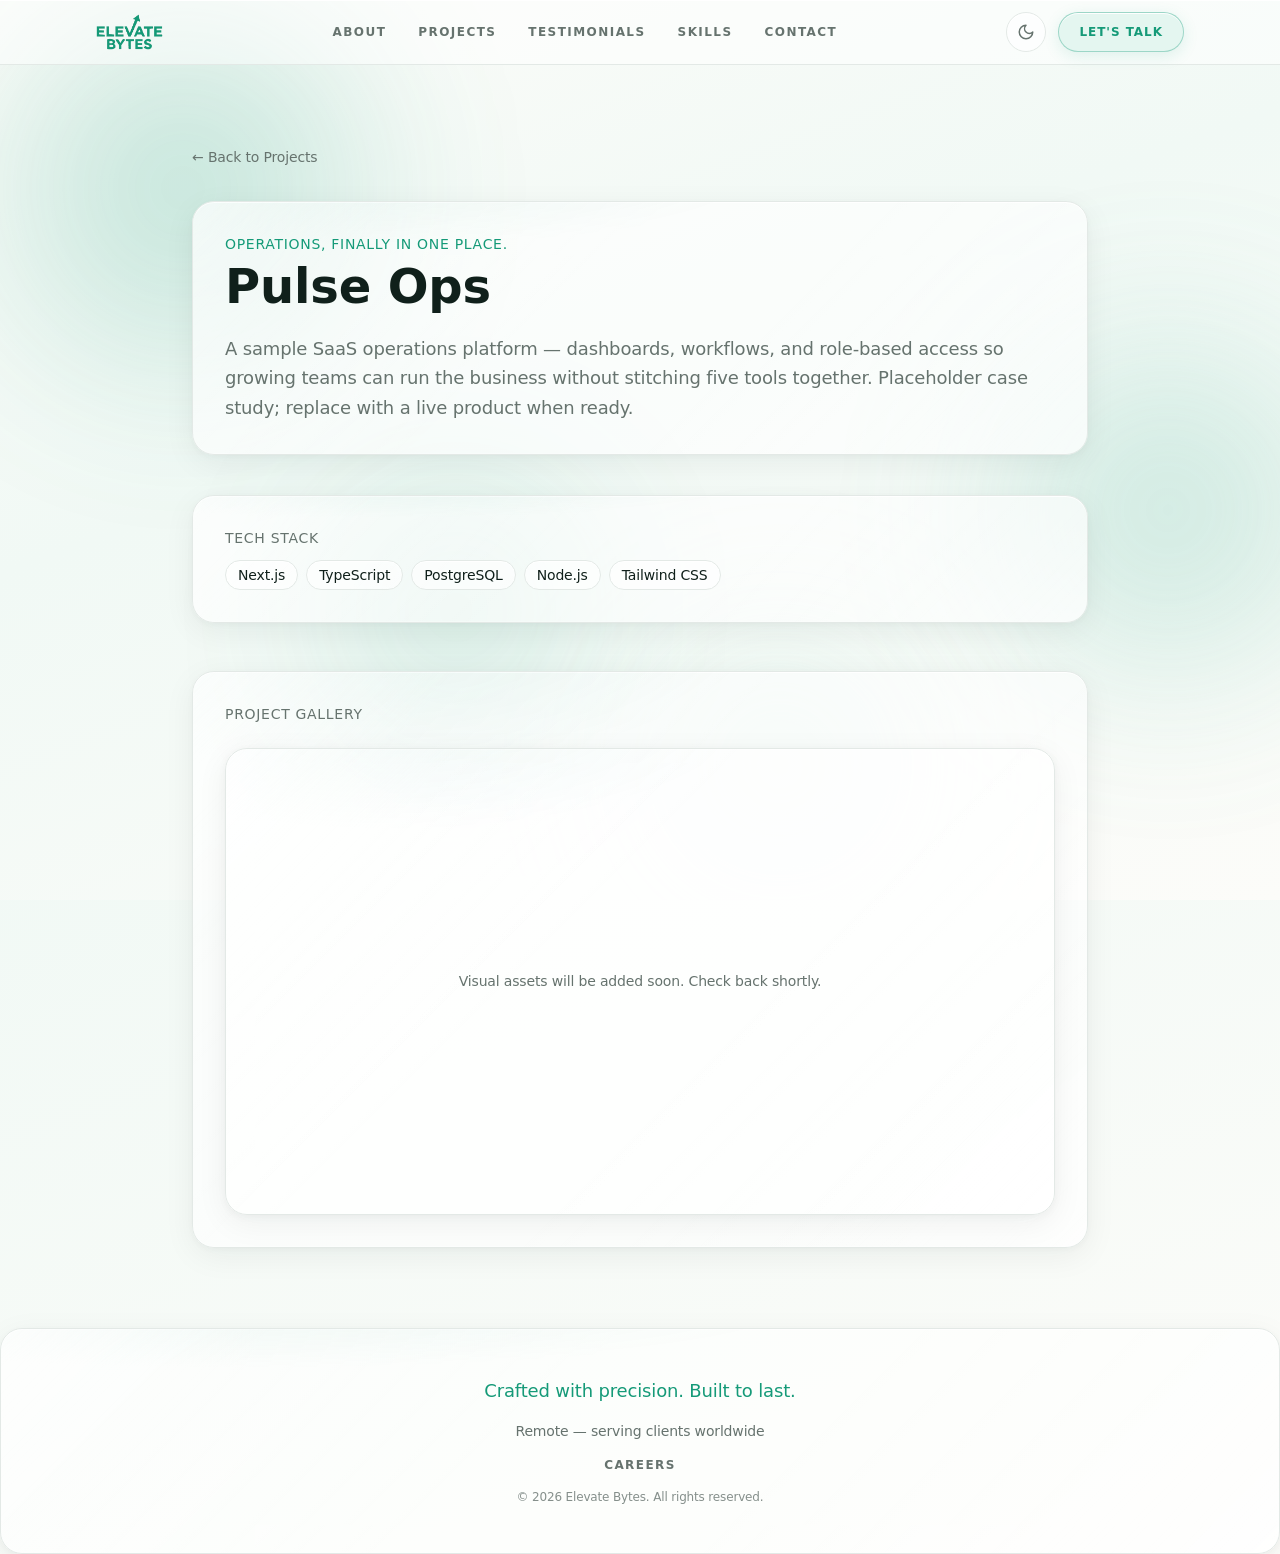
<file: projects/pulse-ops/index.html>
<!DOCTYPE html><!--P_uJSVf_uLPr76a7y73fI--><html lang="en"><head><meta charSet="utf-8"/><meta name="viewport" content="width=device-width, initial-scale=1"/><link rel="preload" href="/_next/static/media/83afe278b6a6bb3c-s.p.3a6ba036.woff2" as="font" crossorigin="" type="font/woff2"/><link rel="stylesheet" href="/_next/static/chunks/52c883a3953d5c83.css" data-precedence="next"/><link rel="stylesheet" href="/_next/static/chunks/a758c0cd16b785da.css" data-precedence="next"/><link rel="preload" as="script" fetchPriority="low" href="/_next/static/chunks/c62b4372c26b460f.js"/><script src="/_next/static/chunks/9ea5322c0c7643ae.js" async=""></script><script src="/_next/static/chunks/235d6bf3a14b5b25.js" async=""></script><script src="/_next/static/chunks/73eae79ac83634b5.js" async=""></script><script src="/_next/static/chunks/turbopack-bfbb9641d11fd9e8.js" async=""></script><script src="/_next/static/chunks/c8c0b3bb6447edcc.js" async=""></script><script src="/_next/static/chunks/3a1590024602af8c.js" async=""></script><script src="/_next/static/chunks/e17e96040103ac61.js" async=""></script><script src="/_next/static/chunks/ff1a16fafef87110.js" async=""></script><script src="/_next/static/chunks/7dd66bdf8a7e5707.js" async=""></script><script src="/_next/static/chunks/24ebd480969d50a8.js" async=""></script><meta name="next-size-adjust" content=""/><title>Pulse Ops | Elevate Bytes</title><meta name="description" content="A sample SaaS operations platform — dashboards, workflows, and role-based access so growing teams can run the business without stitching five tools together. Placeholder case study; replace with a live product when ready."/><link rel="author" href="https://elevatebytes.com"/><meta name="author" content="Elevate Bytes"/><link rel="manifest" href="/manifest.webmanifest"/><meta name="keywords" content="Elevate Bytes,software development,web development,mobile app development,custom software,software studio,product engineering,full-stack development,Next.js,TypeScript,PostgreSQL,Node.js,Tailwind CSS,software development,case study,Elevate Bytes project"/><meta name="creator" content="Elevate Bytes"/><meta name="publisher" content="Elevate Bytes"/><meta name="robots" content="index, follow"/><meta name="googlebot" content="index, follow, max-video-preview:-1, max-image-preview:large, max-snippet:-1"/><meta name="category" content="technology"/><link rel="canonical" href="https://elevatebytes.com/projects/pulse-ops/"/><meta property="og:title" content="Pulse Ops"/><meta property="og:description" content="A sample SaaS operations platform — dashboards, workflows, and role-based access so growing teams can run the business without stitching five tools together. Placeholder case study; replace with a live product when ready."/><meta property="og:url" content="https://elevatebytes.com/projects/pulse-ops/"/><meta property="og:site_name" content="Elevate Bytes"/><meta property="og:locale" content="en_US"/><meta property="og:image" content="https://elevatebytes.com/logo.png"/><meta property="og:image:width" content="1200"/><meta property="og:image:height" content="630"/><meta property="og:image:alt" content="Pulse Ops — Elevate Bytes"/><meta property="og:type" content="article"/><meta name="twitter:card" content="summary_large_image"/><meta name="twitter:creator" content="@elevatebytes"/><meta name="twitter:title" content="Pulse Ops"/><meta name="twitter:description" content="A sample SaaS operations platform — dashboards, workflows, and role-based access so growing teams can run the business without stitching five tools together. Placeholder case study; replace with a live product when ready."/><meta name="twitter:image" content="https://elevatebytes.com/logo.png"/><link rel="icon" href="/icon.png?icon.c8e0f59e.png" sizes="512x512" type="image/png"/><link rel="apple-touch-icon" href="/apple-icon.png?apple-icon.1c77fbf4.png" sizes="180x180" type="image/png"/><style>:root,.light{--background:#FCFCF9;--foreground:#10201B;--muted:#66736E;--surface:#FFFFFF;--surface-elevated:#FFFFFF;--border:#E3E9E6;--accent:#159A78;--accent-hover:#12886a;--accent-light:#E4F6F0;--accent-blue:#E4F6F0;--accent-pink:#7dc8b4;--accent-mint:#E4F6F0;--accent-muted:#E4F6F0;--glass-bg:rgba(255, 255, 255, 0.62);--glass-bg-strong:rgba(255, 255, 255, 0.86);--glass-border:#E3E9E6;--glass-highlight:rgba(255, 255, 255, 0.95);--glass-shine:rgba(21, 154, 120, 0.1);--glass-orb-1:rgba(21, 154, 120, 0.42);--glass-orb-2:rgba(93, 186, 162, 0.5);--glass-orb-3:rgba(21, 154, 120, 0.28);--glass-orb-4:rgba(187, 228, 216, 0.55);--glass-shadow:0 8px 32px rgba(16, 32, 27, 0.06), 0 2px 8px rgba(16, 32, 27, 0.04), inset 0 1px 0 rgba(255, 255, 255, 0.9), inset 0 -1px 0 rgba(255, 255, 255, 0.2);--glass-corner-shine:rgba(255, 255, 255, 0.7);--ambient-bg:linear-gradient(160deg, #FCFCF9 0%, #f1f9f5 42%, #FCFCF9 100%);--hero-highlight-bg:#E4F6F0;--hero-highlight-border:rgba(21, 154, 120, 0.22);--orb-opacity:0.7}.dark{--background:#10201B;--foreground:#FCFCF9;--muted:#aab1ad;--surface:#112f26;--surface-elevated:#11382e;--border:rgba(252, 252, 249, 0.12);--accent:#159A78;--accent-hover:#3fac90;--accent-light:rgba(21, 154, 120, 0.22);--accent-blue:rgba(21, 154, 120, 0.35);--accent-pink:rgba(21, 154, 120, 0.28);--accent-mint:rgba(228, 246, 240, 0.35);--accent-muted:rgba(21, 154, 120, 0.18);--glass-bg:rgba(252, 252, 249, 0.08);--glass-bg-strong:rgba(252, 252, 249, 0.14);--glass-border:rgba(252, 252, 249, 0.14);--glass-highlight:rgba(252, 252, 249, 0.1);--glass-shine:rgba(21, 154, 120, 0.14);--glass-orb-1:rgba(21, 154, 120, 0.4);--glass-orb-2:rgba(228, 246, 240, 0.22);--glass-orb-3:rgba(21, 154, 120, 0.28);--glass-orb-4:rgba(90, 183, 159, 0.3);--glass-shadow:0 8px 32px rgba(0, 0, 0, 0.4), 0 2px 8px rgba(0, 0, 0, 0.22), inset 0 1px 0 rgba(252, 252, 249, 0.08), inset 0 -1px 0 rgba(252, 252, 249, 0.04);--glass-corner-shine:rgba(252, 252, 249, 0.12);--ambient-bg:linear-gradient(160deg, #10201B 0%, #112f26 42%, #10201B 100%);--hero-highlight-bg:rgba(21, 154, 120, 0.28);--hero-highlight-border:rgba(21, 154, 120, 0.32);--orb-opacity:0.45}</style><script type="application/ld+json">{"@context":"https://schema.org","@type":"Organization","@id":"https://elevatebytes.com/#organization","name":"Elevate Bytes","legalName":"Elevate Bytes","url":"https://elevatebytes.com","logo":"https://elevatebytes.com/logo.png","description":"Elevate Bytes designs and builds production-grade web, mobile, and product platforms for teams that need senior delivery without a bloated agency.","email":"hello@elevatebytes.com","areaServed":"Worldwide","contactPoint":{"@type":"ContactPoint","contactType":"sales","email":"hello@elevatebytes.com","availableLanguage":["English"]}}</script><script type="application/ld+json">{"@context":"https://schema.org","@type":"WebSite","@id":"https://elevatebytes.com/#website","name":"Elevate Bytes","url":"https://elevatebytes.com","description":"Elevate Bytes designs and builds production-grade web, mobile, and product platforms for teams that need senior delivery without a bloated agency.","publisher":{"@id":"https://elevatebytes.com/#organization"},"inLanguage":"en"}</script><script type="application/ld+json">{"@context":"https://schema.org","@type":"ProfessionalService","@id":"https://elevatebytes.com/#service","name":"Elevate Bytes","url":"https://elevatebytes.com","image":"https://elevatebytes.com/logo.png","description":"Elevate Bytes designs and builds production-grade web, mobile, and product platforms for teams that need senior delivery without a bloated agency.","areaServed":"Worldwide","priceRange":"$$","knowsAbout":["Web Development","Mobile App Development","Custom Software","Product Engineering","React","Next.js"]}</script><script src="/_next/static/chunks/a6dad97d9634a72d.js" noModule=""></script></head><body class="inter_1ec0685a-module__ODW2ua__variable font-sans antialiased"><div hidden=""><!--$--><!--/$--></div><script>((a,b,c,d,e,f,g,h)=>{let i=document.documentElement,j=["light","dark"];function k(b){var c;(Array.isArray(a)?a:[a]).forEach(a=>{let c="class"===a,d=c&&f?e.map(a=>f[a]||a):e;c?(i.classList.remove(...d),i.classList.add(f&&f[b]?f[b]:b)):i.setAttribute(a,b)}),c=b,h&&j.includes(c)&&(i.style.colorScheme=c)}if(d)k(d);else try{let a=localStorage.getItem(b)||c,d=g&&"system"===a?window.matchMedia("(prefers-color-scheme: dark)").matches?"dark":"light":a;k(d)}catch(a){}})("class","theme","light",null,["light","dark"],null,false,true)</script><div class="ambient-bg" aria-hidden="true"><span class="ambient-orb ambient-orb-1"></span><span class="ambient-orb ambient-orb-2"></span><span class="ambient-orb ambient-orb-3"></span><span class="ambient-orb ambient-orb-4"></span></div><header class="liquid-glass-header sticky top-0 z-50 "><div class="mx-auto flex h-16 max-w-6xl items-center justify-between px-4 sm:px-6 lg:px-8"><a class="flex items-center" href="/"><img alt="Elevate Bytes" loading="lazy" width="988" height="528" decoding="async" data-nimg="1" class="w-auto object-contain h-8 sm:h-9 " style="color:transparent" src="/logo.png"/></a><nav class="hidden items-center gap-8 md:flex"><a class="text-xs font-semibold uppercase tracking-[0.12em] text-muted transition-colors hover:text-accent" href="/#about">About</a><a class="text-xs font-semibold uppercase tracking-[0.12em] text-muted transition-colors hover:text-accent" href="/#projects">Projects</a><a class="text-xs font-semibold uppercase tracking-[0.12em] text-muted transition-colors hover:text-accent" href="/#testimonials">Testimonials</a><a class="text-xs font-semibold uppercase tracking-[0.12em] text-muted transition-colors hover:text-accent" href="/#skills">Skills</a><a class="text-xs font-semibold uppercase tracking-[0.12em] text-muted transition-colors hover:text-accent" href="/#contact">Contact</a></nav><div class="flex items-center gap-2 sm:gap-3"><button type="button" aria-label="Toggle theme" class="liquid-glass-chip flex h-10 w-10 items-center justify-center text-muted transition-colors hover:border-accent hover:text-accent"><svg xmlns="http://www.w3.org/2000/svg" width="18" height="18" viewBox="0 0 24 24" fill="none" stroke="currentColor" stroke-width="2" stroke-linecap="round" stroke-linejoin="round"><path d="M12 3a6 6 0 0 0 9 9 9 9 0 1 1-9-9Z"></path></svg></button><a class="btn-accent-glass hidden sm:inline-block" href="/#contact">Let&#x27;s Talk</a><button type="button" aria-label="Toggle menu" class="liquid-glass-chip flex h-10 w-10 items-center justify-center text-foreground md:hidden"><svg xmlns="http://www.w3.org/2000/svg" width="18" height="18" viewBox="0 0 24 24" fill="none" stroke="currentColor" stroke-width="2" stroke-linecap="round" stroke-linejoin="round"><line x1="4" x2="20" y1="12" y2="12"></line><line x1="4" x2="20" y1="6" y2="6"></line><line x1="4" x2="20" y1="18" y2="18"></line></svg></button></div></div></header><main><article class="px-4 py-12 sm:px-6 lg:py-20"><script type="application/ld+json">{"@context":"https://schema.org","@type":"SoftwareApplication","name":"Pulse Ops","description":"A sample SaaS operations platform — dashboards, workflows, and role-based access so growing teams can run the business without stitching five tools together. Placeholder case study; replace with a live product when ready.","url":"https://elevatebytes.com/projects/pulse-ops","applicationCategory":"BusinessApplication","operatingSystem":"Web, iOS, Android","creator":{"@id":"https://elevatebytes.com/#organization"},"keywords":"Next.js, TypeScript, PostgreSQL, Node.js, Tailwind CSS"}</script><script type="application/ld+json">{"@context":"https://schema.org","@type":"BreadcrumbList","itemListElement":[{"@type":"ListItem","position":1,"name":"Home","item":"https://elevatebytes.com"},{"@type":"ListItem","position":2,"name":"Projects","item":"https://elevatebytes.com/#projects"},{"@type":"ListItem","position":3,"name":"Pulse Ops","item":"https://elevatebytes.com/projects/pulse-ops"}]}</script><div class="mx-auto max-w-4xl"><a class="inline-flex items-center gap-1 text-sm text-muted transition-colors hover:text-accent" href="/#projects">← <!-- -->Back to Projects</a><header class="liquid-glass mt-8 p-6 sm:p-8"><p class="text-sm font-medium uppercase tracking-wider text-accent">Operations, finally in one place.</p><h1 class="mt-2 text-3xl font-bold text-foreground sm:text-4xl lg:text-5xl">Pulse Ops</h1><p class="mt-6 text-base leading-relaxed text-muted sm:text-lg">A sample SaaS operations platform — dashboards, workflows, and role-based access so growing teams can run the business without stitching five tools together. Placeholder case study; replace with a live product when ready.</p></header><section class="liquid-glass mt-10 p-6 sm:p-8"><h2 class="text-sm font-medium uppercase tracking-wider text-muted">Tech Stack</h2><div class="mt-3 flex flex-wrap gap-2"><span class="liquid-glass-chip px-3 py-1 text-sm text-foreground">Next.js</span><span class="liquid-glass-chip px-3 py-1 text-sm text-foreground">TypeScript</span><span class="liquid-glass-chip px-3 py-1 text-sm text-foreground">PostgreSQL</span><span class="liquid-glass-chip px-3 py-1 text-sm text-foreground">Node.js</span><span class="liquid-glass-chip px-3 py-1 text-sm text-foreground">Tailwind CSS</span></div></section><section class="liquid-glass mt-12 p-6 sm:p-8"><h2 class="text-sm font-medium uppercase tracking-wider text-muted">Project Gallery</h2><div class="liquid-glass mt-6 flex aspect-video items-center justify-center border border-dashed"><p class="px-6 text-center text-sm text-muted">Visual assets will be added soon. Check back shortly.</p></div></section></div></article><!--$--><!--/$--></main><footer class="glass-section liquid-glass rounded-t-[var(--glass-radius-lg)] border-t-0"><div class="mx-auto max-w-6xl px-4 py-12 sm:px-6 lg:px-8"><div class="flex flex-col items-center gap-4 text-center"><p class="gradient-text text-lg font-medium">Crafted with precision. Built to last.</p><p class="text-sm text-muted">Remote — serving clients worldwide</p><a class="text-xs font-semibold uppercase tracking-[0.12em] text-muted transition-colors hover:text-accent" href="/careers/">Careers</a><p class="text-xs text-muted/80">© 2026 Elevate Bytes. All rights reserved.</p></div></div></footer><script src="/_next/static/chunks/c62b4372c26b460f.js" id="_R_" async=""></script><script>(self.__next_f=self.__next_f||[]).push([0])</script><script>self.__next_f.push([1,"1:\"$Sreact.fragment\"\na:I[68027,[\"/_next/static/chunks/c8c0b3bb6447edcc.js\",\"/_next/static/chunks/3a1590024602af8c.js\",\"/_next/static/chunks/e17e96040103ac61.js\"],\"default\"]\n:HL[\"/_next/static/chunks/52c883a3953d5c83.css\",\"style\"]\n:HL[\"/_next/static/media/83afe278b6a6bb3c-s.p.3a6ba036.woff2\",\"font\",{\"crossOrigin\":\"\",\"type\":\"font/woff2\"}]\n:HL[\"/_next/static/chunks/a758c0cd16b785da.css\",\"style\"]\n2:T860,"])</script><script>self.__next_f.push([1,":root,.light{--background:#FCFCF9;--foreground:#10201B;--muted:#66736E;--surface:#FFFFFF;--surface-elevated:#FFFFFF;--border:#E3E9E6;--accent:#159A78;--accent-hover:#12886a;--accent-light:#E4F6F0;--accent-blue:#E4F6F0;--accent-pink:#7dc8b4;--accent-mint:#E4F6F0;--accent-muted:#E4F6F0;--glass-bg:rgba(255, 255, 255, 0.62);--glass-bg-strong:rgba(255, 255, 255, 0.86);--glass-border:#E3E9E6;--glass-highlight:rgba(255, 255, 255, 0.95);--glass-shine:rgba(21, 154, 120, 0.1);--glass-orb-1:rgba(21, 154, 120, 0.42);--glass-orb-2:rgba(93, 186, 162, 0.5);--glass-orb-3:rgba(21, 154, 120, 0.28);--glass-orb-4:rgba(187, 228, 216, 0.55);--glass-shadow:0 8px 32px rgba(16, 32, 27, 0.06), 0 2px 8px rgba(16, 32, 27, 0.04), inset 0 1px 0 rgba(255, 255, 255, 0.9), inset 0 -1px 0 rgba(255, 255, 255, 0.2);--glass-corner-shine:rgba(255, 255, 255, 0.7);--ambient-bg:linear-gradient(160deg, #FCFCF9 0%, #f1f9f5 42%, #FCFCF9 100%);--hero-highlight-bg:#E4F6F0;--hero-highlight-border:rgba(21, 154, 120, 0.22);--orb-opacity:0.7}.dark{--background:#10201B;--foreground:#FCFCF9;--muted:#aab1ad;--surface:#112f26;--surface-elevated:#11382e;--border:rgba(252, 252, 249, 0.12);--accent:#159A78;--accent-hover:#3fac90;--accent-light:rgba(21, 154, 120, 0.22);--accent-blue:rgba(21, 154, 120, 0.35);--accent-pink:rgba(21, 154, 120, 0.28);--accent-mint:rgba(228, 246, 240, 0.35);--accent-muted:rgba(21, 154, 120, 0.18);--glass-bg:rgba(252, 252, 249, 0.08);--glass-bg-strong:rgba(252, 252, 249, 0.14);--glass-border:rgba(252, 252, 249, 0.14);--glass-highlight:rgba(252, 252, 249, 0.1);--glass-shine:rgba(21, 154, 120, 0.14);--glass-orb-1:rgba(21, 154, 120, 0.4);--glass-orb-2:rgba(228, 246, 240, 0.22);--glass-orb-3:rgba(21, 154, 120, 0.28);--glass-orb-4:rgba(90, 183, 159, 0.3);--glass-shadow:0 8px 32px rgba(0, 0, 0, 0.4), 0 2px 8px rgba(0, 0, 0, 0.22), inset 0 1px 0 rgba(252, 252, 249, 0.08), inset 0 -1px 0 rgba(252, 252, 249, 0.04);--glass-corner-shine:rgba(252, 252, 249, 0.12);--ambient-bg:linear-gradient(160deg, #10201B 0%, #112f26 42%, #10201B 100%);--hero-highlight-bg:rgba(21, 154, 120, 0.28);--hero-highlight-border:rgba(21, 154, 120, 0.32);--orb-opacity:0.45}"])</script><script>self.__next_f.push([1,"0:{\"P\":null,\"b\":\"P-uJSVf-uLPr76a7y73fI\",\"p\":\"\",\"c\":[\"\",\"projects\",\"pulse-ops\",\"\"],\"i\":false,\"f\":[[[\"\",{\"children\":[\"projects\",{\"children\":[[\"slug\",\"pulse-ops\",\"d\"],{\"children\":[\"__PAGE__\",{}]}]}]},\"$undefined\",\"$undefined\",true],[\"\",[\"$\",\"$1\",\"c\",{\"children\":[[[\"$\",\"link\",\"0\",{\"rel\":\"stylesheet\",\"href\":\"/_next/static/chunks/52c883a3953d5c83.css\",\"precedence\":\"next\",\"crossOrigin\":\"$undefined\",\"nonce\":\"$undefined\"}],[\"$\",\"script\",\"script-0\",{\"src\":\"/_next/static/chunks/c8c0b3bb6447edcc.js\",\"async\":true,\"nonce\":\"$undefined\"}],[\"$\",\"script\",\"script-1\",{\"src\":\"/_next/static/chunks/3a1590024602af8c.js\",\"async\":true,\"nonce\":\"$undefined\"}],[\"$\",\"script\",\"script-2\",{\"src\":\"/_next/static/chunks/e17e96040103ac61.js\",\"async\":true,\"nonce\":\"$undefined\"}]],[\"$\",\"html\",null,{\"lang\":\"en\",\"suppressHydrationWarning\":true,\"children\":[[\"$\",\"head\",null,{\"children\":[[\"$\",\"style\",null,{\"dangerouslySetInnerHTML\":{\"__html\":\"$2\"}}],[\"$\",\"script\",null,{\"type\":\"application/ld+json\",\"dangerouslySetInnerHTML\":{\"__html\":\"{\\\"@context\\\":\\\"https://schema.org\\\",\\\"@type\\\":\\\"Organization\\\",\\\"@id\\\":\\\"https://elevatebytes.com/#organization\\\",\\\"name\\\":\\\"Elevate Bytes\\\",\\\"legalName\\\":\\\"Elevate Bytes\\\",\\\"url\\\":\\\"https://elevatebytes.com\\\",\\\"logo\\\":\\\"https://elevatebytes.com/logo.png\\\",\\\"description\\\":\\\"Elevate Bytes designs and builds production-grade web, mobile, and product platforms for teams that need senior delivery without a bloated agency.\\\",\\\"email\\\":\\\"hello@elevatebytes.com\\\",\\\"areaServed\\\":\\\"Worldwide\\\",\\\"contactPoint\\\":{\\\"@type\\\":\\\"ContactPoint\\\",\\\"contactType\\\":\\\"sales\\\",\\\"email\\\":\\\"hello@elevatebytes.com\\\",\\\"availableLanguage\\\":[\\\"English\\\"]}}\"}}],\"$L3\",\"$L4\"]}],\"$L5\"]}]]}],{\"children\":[\"projects\",\"$L6\",{\"children\":[[\"slug\",\"pulse-ops\",\"d\"],\"$L7\",{\"children\":[\"__PAGE__\",\"$L8\",{},null,false]},null,false]},null,false]},null,false],\"$L9\",false]],\"m\":\"$undefined\",\"G\":[\"$a\",[\"$Lb\"]],\"s\":false,\"S\":true}\n"])</script><script>self.__next_f.push([1,"c:I[59919,[\"/_next/static/chunks/c8c0b3bb6447edcc.js\",\"/_next/static/chunks/3a1590024602af8c.js\",\"/_next/static/chunks/e17e96040103ac61.js\"],\"ThemeProvider\"]\nd:I[97750,[\"/_next/static/chunks/c8c0b3bb6447edcc.js\",\"/_next/static/chunks/3a1590024602af8c.js\",\"/_next/static/chunks/e17e96040103ac61.js\"],\"InvertedCursor\"]\ne:I[2971,[\"/_next/static/chunks/c8c0b3bb6447edcc.js\",\"/_next/static/chunks/3a1590024602af8c.js\",\"/_next/static/chunks/e17e96040103ac61.js\"],\"Header\"]\nf:I[39756,[\"/_next/static/chunks/ff1a16fafef87110.js\",\"/_next/static/chunks/7dd66bdf8a7e5707.js\"],\"default\"]\n10:I[37457,[\"/_next/static/chunks/ff1a16fafef87110.js\",\"/_next/static/chunks/7dd66bdf8a7e5707.js\"],\"default\"]\n11:I[22016,[\"/_next/static/chunks/c8c0b3bb6447edcc.js\",\"/_next/static/chunks/3a1590024602af8c.js\",\"/_next/static/chunks/e17e96040103ac61.js\",\"/_next/static/chunks/24ebd480969d50a8.js\"],\"default\"]\n13:I[97367,[\"/_next/static/chunks/ff1a16fafef87110.js\",\"/_next/static/chunks/7dd66bdf8a7e5707.js\"],\"OutletBoundary\"]\n15:I[11533,[\"/_next/static/chunks/ff1a16fafef87110.js\",\"/_next/static/chunks/7dd66bdf8a7e5707.js\"],\"AsyncMetadataOutlet\"]\n17:I[97367,[\"/_next/static/chunks/ff1a16fafef87110.js\",\"/_next/static/chunks/7dd66bdf8a7e5707.js\"],\"ViewportBoundary\"]\n19:I[97367,[\"/_next/static/chunks/ff1a16fafef87110.js\",\"/_next/static/chunks/7dd66bdf8a7e5707.js\"],\"MetadataBoundary\"]\n1a:\"$Sreact.suspense\"\n3:[\"$\",\"script\",null,{\"type\":\"application/ld+json\",\"dangerouslySetInnerHTML\":{\"__html\":\"{\\\"@context\\\":\\\"https://schema.org\\\",\\\"@type\\\":\\\"WebSite\\\",\\\"@id\\\":\\\"https://elevatebytes.com/#website\\\",\\\"name\\\":\\\"Elevate Bytes\\\",\\\"url\\\":\\\"https://elevatebytes.com\\\",\\\"description\\\":\\\"Elevate Bytes designs and builds production-grade web, mobile, and product platforms for teams that need senior delivery without a bloated agency.\\\",\\\"publisher\\\":{\\\"@id\\\":\\\"https://elevatebytes.com/#organization\\\"},\\\"inLanguage\\\":\\\"en\\\"}\"}}]\n4:[\"$\",\"script\",null,{\"type\":\"application/ld+json\",\"dangerouslySetInnerHTML\":{\"__html\":\"{\\\"@context\\\":\\\"https://schema.org\\\",\\\"@type\\\":\\\"Professional"])</script><script>self.__next_f.push([1,"Service\\\",\\\"@id\\\":\\\"https://elevatebytes.com/#service\\\",\\\"name\\\":\\\"Elevate Bytes\\\",\\\"url\\\":\\\"https://elevatebytes.com\\\",\\\"image\\\":\\\"https://elevatebytes.com/logo.png\\\",\\\"description\\\":\\\"Elevate Bytes designs and builds production-grade web, mobile, and product platforms for teams that need senior delivery without a bloated agency.\\\",\\\"areaServed\\\":\\\"Worldwide\\\",\\\"priceRange\\\":\\\"$$\\\",\\\"knowsAbout\\\":[\\\"Web Development\\\",\\\"Mobile App Development\\\",\\\"Custom Software\\\",\\\"Product Engineering\\\",\\\"React\\\",\\\"Next.js\\\"]}\"}}]\n"])</script><script>self.__next_f.push([1,"5:[\"$\",\"body\",null,{\"className\":\"inter_1ec0685a-module__ODW2ua__variable font-sans antialiased\",\"children\":[\"$\",\"$Lc\",null,{\"children\":[[\"$\",\"div\",null,{\"className\":\"ambient-bg\",\"aria-hidden\":\"true\",\"children\":[[\"$\",\"span\",null,{\"className\":\"ambient-orb ambient-orb-1\"}],[\"$\",\"span\",null,{\"className\":\"ambient-orb ambient-orb-2\"}],[\"$\",\"span\",null,{\"className\":\"ambient-orb ambient-orb-3\"}],[\"$\",\"span\",null,{\"className\":\"ambient-orb ambient-orb-4\"}]]}],[\"$\",\"$Ld\",null,{}],[\"$\",\"$Le\",null,{}],[\"$\",\"main\",null,{\"children\":[\"$\",\"$Lf\",null,{\"parallelRouterKey\":\"children\",\"error\":\"$undefined\",\"errorStyles\":\"$undefined\",\"errorScripts\":\"$undefined\",\"template\":[\"$\",\"$L10\",null,{}],\"templateStyles\":\"$undefined\",\"templateScripts\":\"$undefined\",\"notFound\":[[\"$\",\"section\",null,{\"className\":\"flex min-h-[60vh] flex-col items-center justify-center px-4 text-center\",\"children\":[\"$\",\"div\",null,{\"className\":\"liquid-glass max-w-md px-8 py-10 sm:px-10 sm:py-12\",\"children\":[[\"$\",\"h1\",null,{\"className\":\"text-4xl font-bold text-foreground sm:text-5xl\",\"children\":\"Lost in the codebase.\"}],[\"$\",\"p\",null,{\"className\":\"mt-4 text-muted\",\"children\":\"The page you're looking for doesn't exist — but great software does. Let's get you back on track.\"}],[\"$\",\"$L11\",null,{\"href\":\"/\",\"className\":\"btn-gradient mt-8\",\"children\":\"Back to Home\"}]]}]}],[]],\"forbidden\":\"$undefined\",\"unauthorized\":\"$undefined\"}]}],[\"$\",\"footer\",null,{\"className\":\"glass-section liquid-glass rounded-t-[var(--glass-radius-lg)] border-t-0\",\"children\":[\"$\",\"div\",null,{\"className\":\"mx-auto max-w-6xl px-4 py-12 sm:px-6 lg:px-8\",\"children\":[\"$\",\"div\",null,{\"className\":\"flex flex-col items-center gap-4 text-center\",\"children\":[[\"$\",\"p\",null,{\"className\":\"gradient-text text-lg font-medium\",\"children\":\"Crafted with precision. Built to last.\"}],[\"$\",\"p\",null,{\"className\":\"text-sm text-muted\",\"children\":\"Remote — serving clients worldwide\"}],[\"$\",\"$L11\",null,{\"href\":\"/careers/\",\"className\":\"text-xs font-semibold uppercase tracking-[0.12em] text-muted transition-colors hover:text-accent\",\"children\":\"Careers\"}],[\"$\",\"p\",null,{\"className\":\"text-xs text-muted/80\",\"children\":\"© 2026 Elevate Bytes. All rights reserved.\"}]]}]}]}]]}]}]\n"])</script><script>self.__next_f.push([1,"6:[\"$\",\"$1\",\"c\",{\"children\":[null,[\"$\",\"$Lf\",null,{\"parallelRouterKey\":\"children\",\"error\":\"$undefined\",\"errorStyles\":\"$undefined\",\"errorScripts\":\"$undefined\",\"template\":[\"$\",\"$L10\",null,{}],\"templateStyles\":\"$undefined\",\"templateScripts\":\"$undefined\",\"notFound\":\"$undefined\",\"forbidden\":\"$undefined\",\"unauthorized\":\"$undefined\"}]]}]\n7:[\"$\",\"$1\",\"c\",{\"children\":[null,[\"$\",\"$Lf\",null,{\"parallelRouterKey\":\"children\",\"error\":\"$undefined\",\"errorStyles\":\"$undefined\",\"errorScripts\":\"$undefined\",\"template\":[\"$\",\"$L10\",null,{}],\"templateStyles\":\"$undefined\",\"templateScripts\":\"$undefined\",\"notFound\":\"$undefined\",\"forbidden\":\"$undefined\",\"unauthorized\":\"$undefined\"}]]}]\n8:[\"$\",\"$1\",\"c\",{\"children\":[\"$L12\",[[\"$\",\"link\",\"0\",{\"rel\":\"stylesheet\",\"href\":\"/_next/static/chunks/a758c0cd16b785da.css\",\"precedence\":\"next\",\"crossOrigin\":\"$undefined\",\"nonce\":\"$undefined\"}],[\"$\",\"script\",\"script-0\",{\"src\":\"/_next/static/chunks/24ebd480969d50a8.js\",\"async\":true,\"nonce\":\"$undefined\"}]],[\"$\",\"$L13\",null,{\"children\":[\"$L14\",[\"$\",\"$L15\",null,{\"promise\":\"$@16\"}]]}]]}]\n9:[\"$\",\"$1\",\"h\",{\"children\":[null,[[\"$\",\"$L17\",null,{\"children\":\"$L18\"}],[\"$\",\"meta\",null,{\"name\":\"next-size-adjust\",\"content\":\"\"}]],[\"$\",\"$L19\",null,{\"children\":[\"$\",\"div\",null,{\"hidden\":true,\"children\":[\"$\",\"$1a\",null,{\"fallback\":null,\"children\":\"$L1b\"}]}]}]]}]\nb:[\"$\",\"link\",\"0\",{\"rel\":\"stylesheet\",\"href\":\"/_next/static/chunks/52c883a3953d5c83.css\",\"precedence\":\"next\",\"crossOrigin\":\"$undefined\",\"nonce\":\"$undefined\"}]\n"])</script><script>self.__next_f.push([1,"1c:I[23327,[\"/_next/static/chunks/c8c0b3bb6447edcc.js\",\"/_next/static/chunks/3a1590024602af8c.js\",\"/_next/static/chunks/e17e96040103ac61.js\",\"/_next/static/chunks/24ebd480969d50a8.js\"],\"ProjectGallery\"]\n"])</script><script>self.__next_f.push([1,"12:[\"$\",\"article\",null,{\"className\":\"px-4 py-12 sm:px-6 lg:py-20\",\"children\":[[\"$\",\"script\",null,{\"type\":\"application/ld+json\",\"dangerouslySetInnerHTML\":{\"__html\":\"{\\\"@context\\\":\\\"https://schema.org\\\",\\\"@type\\\":\\\"SoftwareApplication\\\",\\\"name\\\":\\\"Pulse Ops\\\",\\\"description\\\":\\\"A sample SaaS operations platform — dashboards, workflows, and role-based access so growing teams can run the business without stitching five tools together. Placeholder case study; replace with a live product when ready.\\\",\\\"url\\\":\\\"https://elevatebytes.com/projects/pulse-ops\\\",\\\"applicationCategory\\\":\\\"BusinessApplication\\\",\\\"operatingSystem\\\":\\\"Web, iOS, Android\\\",\\\"creator\\\":{\\\"@id\\\":\\\"https://elevatebytes.com/#organization\\\"},\\\"keywords\\\":\\\"Next.js, TypeScript, PostgreSQL, Node.js, Tailwind CSS\\\"}\"}}],[\"$\",\"script\",null,{\"type\":\"application/ld+json\",\"dangerouslySetInnerHTML\":{\"__html\":\"{\\\"@context\\\":\\\"https://schema.org\\\",\\\"@type\\\":\\\"BreadcrumbList\\\",\\\"itemListElement\\\":[{\\\"@type\\\":\\\"ListItem\\\",\\\"position\\\":1,\\\"name\\\":\\\"Home\\\",\\\"item\\\":\\\"https://elevatebytes.com\\\"},{\\\"@type\\\":\\\"ListItem\\\",\\\"position\\\":2,\\\"name\\\":\\\"Projects\\\",\\\"item\\\":\\\"https://elevatebytes.com/#projects\\\"},{\\\"@type\\\":\\\"ListItem\\\",\\\"position\\\":3,\\\"name\\\":\\\"Pulse Ops\\\",\\\"item\\\":\\\"https://elevatebytes.com/projects/pulse-ops\\\"}]}\"}}],[\"$\",\"div\",null,{\"className\":\"mx-auto max-w-4xl\",\"children\":[[\"$\",\"$L11\",null,{\"href\":\"/#projects\",\"className\":\"inline-flex items-center gap-1 text-sm text-muted transition-colors hover:text-accent\",\"children\":[\"← \",\"Back to Projects\"]}],[\"$\",\"header\",null,{\"className\":\"liquid-glass mt-8 p-6 sm:p-8\",\"children\":[[\"$\",\"p\",null,{\"className\":\"text-sm font-medium uppercase tracking-wider text-accent\",\"children\":\"Operations, finally in one place.\"}],[\"$\",\"h1\",null,{\"className\":\"mt-2 text-3xl font-bold text-foreground sm:text-4xl lg:text-5xl\",\"children\":\"Pulse Ops\"}],[\"$\",\"p\",null,{\"className\":\"mt-6 text-base leading-relaxed text-muted sm:text-lg\",\"children\":\"A sample SaaS operations platform — dashboards, workflows, and role-based access so growing teams can run the business without stitching five tools together. Placeholder case study; replace with a live product when ready.\"}]]}],[\"$\",\"section\",null,{\"className\":\"liquid-glass mt-10 p-6 sm:p-8\",\"children\":[[\"$\",\"h2\",null,{\"className\":\"text-sm font-medium uppercase tracking-wider text-muted\",\"children\":\"Tech Stack\"}],[\"$\",\"div\",null,{\"className\":\"mt-3 flex flex-wrap gap-2\",\"children\":[[\"$\",\"span\",\"Next.js\",{\"className\":\"liquid-glass-chip px-3 py-1 text-sm text-foreground\",\"children\":\"Next.js\"}],[\"$\",\"span\",\"TypeScript\",{\"className\":\"liquid-glass-chip px-3 py-1 text-sm text-foreground\",\"children\":\"TypeScript\"}],[\"$\",\"span\",\"PostgreSQL\",{\"className\":\"liquid-glass-chip px-3 py-1 text-sm text-foreground\",\"children\":\"PostgreSQL\"}],[\"$\",\"span\",\"Node.js\",{\"className\":\"liquid-glass-chip px-3 py-1 text-sm text-foreground\",\"children\":\"Node.js\"}],[\"$\",\"span\",\"Tailwind CSS\",{\"className\":\"liquid-glass-chip px-3 py-1 text-sm text-foreground\",\"children\":\"Tailwind CSS\"}]]}]]}],[\"$\",\"section\",null,{\"className\":\"liquid-glass mt-12 p-6 sm:p-8\",\"children\":[[\"$\",\"h2\",null,{\"className\":\"text-sm font-medium uppercase tracking-wider text-muted\",\"children\":\"Project Gallery\"}],[\"$\",\"$L1c\",null,{\"images\":[],\"title\":\"Pulse Ops\",\"noImagesMessage\":\"Visual assets will be added soon. Check back shortly.\"}]]}]]}]]}]\n"])</script><script>self.__next_f.push([1,"18:[[\"$\",\"meta\",\"0\",{\"charSet\":\"utf-8\"}],[\"$\",\"meta\",\"1\",{\"name\":\"viewport\",\"content\":\"width=device-width, initial-scale=1\"}]]\n14:null\n"])</script><script>self.__next_f.push([1,"1d:I[27201,[\"/_next/static/chunks/ff1a16fafef87110.js\",\"/_next/static/chunks/7dd66bdf8a7e5707.js\"],\"IconMark\"]\n"])</script><script>self.__next_f.push([1,"16:{\"metadata\":[[\"$\",\"title\",\"0\",{\"children\":\"Pulse Ops | Elevate Bytes\"}],[\"$\",\"meta\",\"1\",{\"name\":\"description\",\"content\":\"A sample SaaS operations platform — dashboards, workflows, and role-based access so growing teams can run the business without stitching five tools together. Placeholder case study; replace with a live product when ready.\"}],[\"$\",\"link\",\"2\",{\"rel\":\"author\",\"href\":\"https://elevatebytes.com\"}],[\"$\",\"meta\",\"3\",{\"name\":\"author\",\"content\":\"Elevate Bytes\"}],[\"$\",\"link\",\"4\",{\"rel\":\"manifest\",\"href\":\"/manifest.webmanifest\",\"crossOrigin\":\"$undefined\"}],[\"$\",\"meta\",\"5\",{\"name\":\"keywords\",\"content\":\"Elevate Bytes,software development,web development,mobile app development,custom software,software studio,product engineering,full-stack development,Next.js,TypeScript,PostgreSQL,Node.js,Tailwind CSS,software development,case study,Elevate Bytes project\"}],[\"$\",\"meta\",\"6\",{\"name\":\"creator\",\"content\":\"Elevate Bytes\"}],[\"$\",\"meta\",\"7\",{\"name\":\"publisher\",\"content\":\"Elevate Bytes\"}],[\"$\",\"meta\",\"8\",{\"name\":\"robots\",\"content\":\"index, follow\"}],[\"$\",\"meta\",\"9\",{\"name\":\"googlebot\",\"content\":\"index, follow, max-video-preview:-1, max-image-preview:large, max-snippet:-1\"}],[\"$\",\"meta\",\"10\",{\"name\":\"category\",\"content\":\"technology\"}],[\"$\",\"link\",\"11\",{\"rel\":\"canonical\",\"href\":\"https://elevatebytes.com/projects/pulse-ops/\"}],[\"$\",\"meta\",\"12\",{\"property\":\"og:title\",\"content\":\"Pulse Ops\"}],[\"$\",\"meta\",\"13\",{\"property\":\"og:description\",\"content\":\"A sample SaaS operations platform — dashboards, workflows, and role-based access so growing teams can run the business without stitching five tools together. Placeholder case study; replace with a live product when ready.\"}],[\"$\",\"meta\",\"14\",{\"property\":\"og:url\",\"content\":\"https://elevatebytes.com/projects/pulse-ops/\"}],[\"$\",\"meta\",\"15\",{\"property\":\"og:site_name\",\"content\":\"Elevate Bytes\"}],[\"$\",\"meta\",\"16\",{\"property\":\"og:locale\",\"content\":\"en_US\"}],[\"$\",\"meta\",\"17\",{\"property\":\"og:image\",\"content\":\"https://elevatebytes.com/logo.png\"}],[\"$\",\"meta\",\"18\",{\"property\":\"og:image:width\",\"content\":\"1200\"}],[\"$\",\"meta\",\"19\",{\"property\":\"og:image:height\",\"content\":\"630\"}],[\"$\",\"meta\",\"20\",{\"property\":\"og:image:alt\",\"content\":\"Pulse Ops — Elevate Bytes\"}],[\"$\",\"meta\",\"21\",{\"property\":\"og:type\",\"content\":\"article\"}],[\"$\",\"meta\",\"22\",{\"name\":\"twitter:card\",\"content\":\"summary_large_image\"}],[\"$\",\"meta\",\"23\",{\"name\":\"twitter:creator\",\"content\":\"@elevatebytes\"}],[\"$\",\"meta\",\"24\",{\"name\":\"twitter:title\",\"content\":\"Pulse Ops\"}],[\"$\",\"meta\",\"25\",{\"name\":\"twitter:description\",\"content\":\"A sample SaaS operations platform — dashboards, workflows, and role-based access so growing teams can run the business without stitching five tools together. Placeholder case study; replace with a live product when ready.\"}],[\"$\",\"meta\",\"26\",{\"name\":\"twitter:image\",\"content\":\"https://elevatebytes.com/logo.png\"}],[\"$\",\"link\",\"27\",{\"rel\":\"icon\",\"href\":\"/icon.png?icon.c8e0f59e.png\",\"sizes\":\"512x512\",\"type\":\"image/png\"}],[\"$\",\"link\",\"28\",{\"rel\":\"apple-touch-icon\",\"href\":\"/apple-icon.png?apple-icon.1c77fbf4.png\",\"sizes\":\"180x180\",\"type\":\"image/png\"}],[\"$\",\"$L1d\",\"29\",{}]],\"error\":null,\"digest\":\"$undefined\"}\n"])</script><script>self.__next_f.push([1,"1b:\"$16:metadata\"\n"])</script></body></html>
</file>
<file: _next/static/chunks/52c883a3953d5c83.css>
@font-face{font-family:Inter;font-style:normal;font-weight:400;font-display:swap;src:url(../media/2c55a0e60120577a-s.2a48534a.woff2)format("woff2");unicode-range:U+460-52F,U+1C80-1C8A,U+20B4,U+2DE0-2DFF,U+A640-A69F,U+FE2E-FE2F}@font-face{font-family:Inter;font-style:normal;font-weight:400;font-display:swap;src:url(../media/9c72aa0f40e4eef8-s.18a48cbc.woff2)format("woff2");unicode-range:U+301,U+400-45F,U+490-491,U+4B0-4B1,U+2116}@font-face{font-family:Inter;font-style:normal;font-weight:400;font-display:swap;src:url(../media/ad66f9afd8947f86-s.7a40eb73.woff2)format("woff2");unicode-range:U+1F??}@font-face{font-family:Inter;font-style:normal;font-weight:400;font-display:swap;src:url(../media/5476f68d60460930-s.c995e352.woff2)format("woff2");unicode-range:U+370-377,U+37A-37F,U+384-38A,U+38C,U+38E-3A1,U+3A3-3FF}@font-face{font-family:Inter;font-style:normal;font-weight:400;font-display:swap;src:url(../media/2bbe8d2671613f1f-s.76dcb0b2.woff2)format("woff2");unicode-range:U+102-103,U+110-111,U+128-129,U+168-169,U+1A0-1A1,U+1AF-1B0,U+300-301,U+303-304,U+308-309,U+323,U+329,U+1EA0-1EF9,U+20AB}@font-face{font-family:Inter;font-style:normal;font-weight:400;font-display:swap;src:url(../media/1bffadaabf893a1e-s.7cd81963.woff2)format("woff2");unicode-range:U+100-2BA,U+2BD-2C5,U+2C7-2CC,U+2CE-2D7,U+2DD-2FF,U+304,U+308,U+329,U+1D00-1DBF,U+1E00-1E9F,U+1EF2-1EFF,U+2020,U+20A0-20AB,U+20AD-20C0,U+2113,U+2C60-2C7F,U+A720-A7FF}@font-face{font-family:Inter;font-style:normal;font-weight:400;font-display:swap;src:url(../media/83afe278b6a6bb3c-s.p.3a6ba036.woff2)format("woff2");unicode-range:U+??,U+131,U+152-153,U+2BB-2BC,U+2C6,U+2DA,U+2DC,U+304,U+308,U+329,U+2000-206F,U+20AC,U+2122,U+2191,U+2193,U+2212,U+2215,U+FEFF,U+FFFD}@font-face{font-family:Inter;font-style:normal;font-weight:500;font-display:swap;src:url(../media/2c55a0e60120577a-s.2a48534a.woff2)format("woff2");unicode-range:U+460-52F,U+1C80-1C8A,U+20B4,U+2DE0-2DFF,U+A640-A69F,U+FE2E-FE2F}@font-face{font-family:Inter;font-style:normal;font-weight:500;font-display:swap;src:url(../media/9c72aa0f40e4eef8-s.18a48cbc.woff2)format("woff2");unicode-range:U+301,U+400-45F,U+490-491,U+4B0-4B1,U+2116}@font-face{font-family:Inter;font-style:normal;font-weight:500;font-display:swap;src:url(../media/ad66f9afd8947f86-s.7a40eb73.woff2)format("woff2");unicode-range:U+1F??}@font-face{font-family:Inter;font-style:normal;font-weight:500;font-display:swap;src:url(../media/5476f68d60460930-s.c995e352.woff2)format("woff2");unicode-range:U+370-377,U+37A-37F,U+384-38A,U+38C,U+38E-3A1,U+3A3-3FF}@font-face{font-family:Inter;font-style:normal;font-weight:500;font-display:swap;src:url(../media/2bbe8d2671613f1f-s.76dcb0b2.woff2)format("woff2");unicode-range:U+102-103,U+110-111,U+128-129,U+168-169,U+1A0-1A1,U+1AF-1B0,U+300-301,U+303-304,U+308-309,U+323,U+329,U+1EA0-1EF9,U+20AB}@font-face{font-family:Inter;font-style:normal;font-weight:500;font-display:swap;src:url(../media/1bffadaabf893a1e-s.7cd81963.woff2)format("woff2");unicode-range:U+100-2BA,U+2BD-2C5,U+2C7-2CC,U+2CE-2D7,U+2DD-2FF,U+304,U+308,U+329,U+1D00-1DBF,U+1E00-1E9F,U+1EF2-1EFF,U+2020,U+20A0-20AB,U+20AD-20C0,U+2113,U+2C60-2C7F,U+A720-A7FF}@font-face{font-family:Inter;font-style:normal;font-weight:500;font-display:swap;src:url(../media/83afe278b6a6bb3c-s.p.3a6ba036.woff2)format("woff2");unicode-range:U+??,U+131,U+152-153,U+2BB-2BC,U+2C6,U+2DA,U+2DC,U+304,U+308,U+329,U+2000-206F,U+20AC,U+2122,U+2191,U+2193,U+2212,U+2215,U+FEFF,U+FFFD}@font-face{font-family:Inter;font-style:normal;font-weight:600;font-display:swap;src:url(../media/2c55a0e60120577a-s.2a48534a.woff2)format("woff2");unicode-range:U+460-52F,U+1C80-1C8A,U+20B4,U+2DE0-2DFF,U+A640-A69F,U+FE2E-FE2F}@font-face{font-family:Inter;font-style:normal;font-weight:600;font-display:swap;src:url(../media/9c72aa0f40e4eef8-s.18a48cbc.woff2)format("woff2");unicode-range:U+301,U+400-45F,U+490-491,U+4B0-4B1,U+2116}@font-face{font-family:Inter;font-style:normal;font-weight:600;font-display:swap;src:url(../media/ad66f9afd8947f86-s.7a40eb73.woff2)format("woff2");unicode-range:U+1F??}@font-face{font-family:Inter;font-style:normal;font-weight:600;font-display:swap;src:url(../media/5476f68d60460930-s.c995e352.woff2)format("woff2");unicode-range:U+370-377,U+37A-37F,U+384-38A,U+38C,U+38E-3A1,U+3A3-3FF}@font-face{font-family:Inter;font-style:normal;font-weight:600;font-display:swap;src:url(../media/2bbe8d2671613f1f-s.76dcb0b2.woff2)format("woff2");unicode-range:U+102-103,U+110-111,U+128-129,U+168-169,U+1A0-1A1,U+1AF-1B0,U+300-301,U+303-304,U+308-309,U+323,U+329,U+1EA0-1EF9,U+20AB}@font-face{font-family:Inter;font-style:normal;font-weight:600;font-display:swap;src:url(../media/1bffadaabf893a1e-s.7cd81963.woff2)format("woff2");unicode-range:U+100-2BA,U+2BD-2C5,U+2C7-2CC,U+2CE-2D7,U+2DD-2FF,U+304,U+308,U+329,U+1D00-1DBF,U+1E00-1E9F,U+1EF2-1EFF,U+2020,U+20A0-20AB,U+20AD-20C0,U+2113,U+2C60-2C7F,U+A720-A7FF}@font-face{font-family:Inter;font-style:normal;font-weight:600;font-display:swap;src:url(../media/83afe278b6a6bb3c-s.p.3a6ba036.woff2)format("woff2");unicode-range:U+??,U+131,U+152-153,U+2BB-2BC,U+2C6,U+2DA,U+2DC,U+304,U+308,U+329,U+2000-206F,U+20AC,U+2122,U+2191,U+2193,U+2212,U+2215,U+FEFF,U+FFFD}@font-face{font-family:Inter;font-style:normal;font-weight:700;font-display:swap;src:url(../media/2c55a0e60120577a-s.2a48534a.woff2)format("woff2");unicode-range:U+460-52F,U+1C80-1C8A,U+20B4,U+2DE0-2DFF,U+A640-A69F,U+FE2E-FE2F}@font-face{font-family:Inter;font-style:normal;font-weight:700;font-display:swap;src:url(../media/9c72aa0f40e4eef8-s.18a48cbc.woff2)format("woff2");unicode-range:U+301,U+400-45F,U+490-491,U+4B0-4B1,U+2116}@font-face{font-family:Inter;font-style:normal;font-weight:700;font-display:swap;src:url(../media/ad66f9afd8947f86-s.7a40eb73.woff2)format("woff2");unicode-range:U+1F??}@font-face{font-family:Inter;font-style:normal;font-weight:700;font-display:swap;src:url(../media/5476f68d60460930-s.c995e352.woff2)format("woff2");unicode-range:U+370-377,U+37A-37F,U+384-38A,U+38C,U+38E-3A1,U+3A3-3FF}@font-face{font-family:Inter;font-style:normal;font-weight:700;font-display:swap;src:url(../media/2bbe8d2671613f1f-s.76dcb0b2.woff2)format("woff2");unicode-range:U+102-103,U+110-111,U+128-129,U+168-169,U+1A0-1A1,U+1AF-1B0,U+300-301,U+303-304,U+308-309,U+323,U+329,U+1EA0-1EF9,U+20AB}@font-face{font-family:Inter;font-style:normal;font-weight:700;font-display:swap;src:url(../media/1bffadaabf893a1e-s.7cd81963.woff2)format("woff2");unicode-range:U+100-2BA,U+2BD-2C5,U+2C7-2CC,U+2CE-2D7,U+2DD-2FF,U+304,U+308,U+329,U+1D00-1DBF,U+1E00-1E9F,U+1EF2-1EFF,U+2020,U+20A0-20AB,U+20AD-20C0,U+2113,U+2C60-2C7F,U+A720-A7FF}@font-face{font-family:Inter;font-style:normal;font-weight:700;font-display:swap;src:url(../media/83afe278b6a6bb3c-s.p.3a6ba036.woff2)format("woff2");unicode-range:U+??,U+131,U+152-153,U+2BB-2BC,U+2C6,U+2DA,U+2DC,U+304,U+308,U+329,U+2000-206F,U+20AC,U+2122,U+2191,U+2193,U+2212,U+2215,U+FEFF,U+FFFD}@font-face{font-family:Inter Fallback;src:local(Arial);ascent-override:90.44%;descent-override:22.52%;line-gap-override:0.0%;size-adjust:107.12%}.inter_1ec0685a-module__ODW2ua__className{font-family:Inter,Inter Fallback;font-style:normal}.inter_1ec0685a-module__ODW2ua__variable{--font-inter:"Inter","Inter Fallback"}
@layer properties{@supports (((-webkit-hyphens:none)) and (not (margin-trim:inline))) or ((-moz-orient:inline) and (not (color:rgb(from red r g b)))){*,:before,:after{--tw-translate-x:0;--tw-translate-y:0;--tw-translate-z:0;--tw-space-y-reverse:0;--tw-border-style:solid;--tw-gradient-position:initial;--tw-gradient-from:transparent;--tw-gradient-via:transparent;--tw-gradient-to:transparent;--tw-gradient-stops:initial;--tw-gradient-via-stops:initial;--tw-gradient-from-position:0%;--tw-gradient-via-position:50%;--tw-gradient-to-position:100%;--tw-leading:initial;--tw-font-weight:initial;--tw-tracking:initial;--tw-shadow:0 0 transparent;--tw-shadow-color:initial;--tw-shadow-alpha:100%;--tw-inset-shadow:0 0 transparent;--tw-inset-shadow-color:initial;--tw-inset-shadow-alpha:100%;--tw-ring-color:initial;--tw-ring-shadow:0 0 transparent;--tw-inset-ring-color:initial;--tw-inset-ring-shadow:0 0 transparent;--tw-ring-inset:initial;--tw-ring-offset-width:0px;--tw-ring-offset-color:#fff;--tw-ring-offset-shadow:0 0 transparent;--tw-blur:initial;--tw-brightness:initial;--tw-contrast:initial;--tw-grayscale:initial;--tw-hue-rotate:initial;--tw-invert:initial;--tw-opacity:initial;--tw-saturate:initial;--tw-sepia:initial;--tw-drop-shadow:initial;--tw-drop-shadow-color:initial;--tw-drop-shadow-alpha:100%;--tw-drop-shadow-size:initial;--tw-duration:initial}::backdrop{--tw-translate-x:0;--tw-translate-y:0;--tw-translate-z:0;--tw-space-y-reverse:0;--tw-border-style:solid;--tw-gradient-position:initial;--tw-gradient-from:transparent;--tw-gradient-via:transparent;--tw-gradient-to:transparent;--tw-gradient-stops:initial;--tw-gradient-via-stops:initial;--tw-gradient-from-position:0%;--tw-gradient-via-position:50%;--tw-gradient-to-position:100%;--tw-leading:initial;--tw-font-weight:initial;--tw-tracking:initial;--tw-shadow:0 0 transparent;--tw-shadow-color:initial;--tw-shadow-alpha:100%;--tw-inset-shadow:0 0 transparent;--tw-inset-shadow-color:initial;--tw-inset-shadow-alpha:100%;--tw-ring-color:initial;--tw-ring-shadow:0 0 transparent;--tw-inset-ring-color:initial;--tw-inset-ring-shadow:0 0 transparent;--tw-ring-inset:initial;--tw-ring-offset-width:0px;--tw-ring-offset-color:#fff;--tw-ring-offset-shadow:0 0 transparent;--tw-blur:initial;--tw-brightness:initial;--tw-contrast:initial;--tw-grayscale:initial;--tw-hue-rotate:initial;--tw-invert:initial;--tw-opacity:initial;--tw-saturate:initial;--tw-sepia:initial;--tw-drop-shadow:initial;--tw-drop-shadow-color:initial;--tw-drop-shadow-alpha:100%;--tw-drop-shadow-size:initial;--tw-duration:initial}}}@layer theme{:root,:host{--font-sans:var(--font-inter),ui-sans-serif,system-ui,sans-serif;--font-mono:ui-monospace,SFMono-Regular,Menlo,Monaco,Consolas,"Liberation Mono","Courier New",monospace;--color-red-400:#ff6568;--color-red-700:#bf000f;--color-green-400:#05df72;--color-green-700:#008138;--color-black:#000;--color-white:#fff;--spacing:.25rem;--container-md:28rem;--container-xl:36rem;--container-2xl:42rem;--container-3xl:48rem;--container-4xl:56rem;--container-5xl:64rem;--container-6xl:72rem;--text-xs:.75rem;--text-xs--line-height:calc(1/.75);--text-sm:.875rem;--text-sm--line-height:calc(1.25/.875);--text-base:1rem;--text-base--line-height:calc(1.5/1);--text-lg:1.125rem;--text-lg--line-height:calc(1.75/1.125);--text-xl:1.25rem;--text-xl--line-height:calc(1.75/1.25);--text-2xl:1.5rem;--text-2xl--line-height:calc(2/1.5);--text-3xl:1.875rem;--text-3xl--line-height:calc(2.25/1.875);--text-4xl:2.25rem;--text-4xl--line-height:calc(2.5/2.25);--text-5xl:3rem;--text-5xl--line-height:1;--text-6xl:3.75rem;--text-6xl--line-height:1;--text-7xl:4.5rem;--text-7xl--line-height:1;--font-weight-medium:500;--font-weight-semibold:600;--font-weight-bold:700;--tracking-tight:-.025em;--tracking-wide:.025em;--tracking-wider:.05em;--leading-relaxed:1.625;--blur-3xl:64px;--aspect-video:16/9;--default-transition-duration:.15s;--default-transition-timing-function:cubic-bezier(.4,0,.2,1);--default-font-family:var(--font-inter),ui-sans-serif,system-ui,sans-serif;--default-mono-font-family:var(--font-mono)}@supports (color:color(display-p3 0 0 0)){:root,:host{--color-red-400:color(display-p3 .933534 .431676 .423491);--color-red-700:color(display-p3 .692737 .116232 .104679);--color-green-400:color(display-p3 .399536 .862346 .49324);--color-green-700:color(display-p3 .198355 .501799 .245335)}}@supports (color:lab(0% 0 0)){:root,:host{--color-red-400:lab(63.7053% 60.745 31.3109);--color-red-700:lab(40.4273% 67.2623 53.7441);--color-green-400:lab(78.503% -64.9265 39.7492);--color-green-700:lab(47.0329% -47.0239 31.4788)}}}@layer base{*,:after,:before{box-sizing:border-box;border:0 solid;margin:0;padding:0}::backdrop{box-sizing:border-box;border:0 solid;margin:0;padding:0}::-webkit-file-upload-button{box-sizing:border-box;border:0 solid;margin:0;padding:0}::file-selector-button{box-sizing:border-box;border:0 solid;margin:0;padding:0}html,:host{-webkit-text-size-adjust:100%;-moz-tab-size:4;tab-size:4;line-height:1.5;font-family:var(--default-font-family,ui-sans-serif,system-ui,sans-serif,"Apple Color Emoji","Segoe UI Emoji","Segoe UI Symbol","Noto Color Emoji");font-feature-settings:var(--default-font-feature-settings,normal);font-variation-settings:var(--default-font-variation-settings,normal);-webkit-tap-highlight-color:transparent}hr{height:0;color:inherit;border-top-width:1px}abbr:where([title]){-webkit-text-decoration:underline dotted;text-decoration:underline dotted}h1,h2,h3,h4,h5,h6{font-size:inherit;font-weight:inherit}a{color:inherit;-webkit-text-decoration:inherit;-webkit-text-decoration:inherit;-webkit-text-decoration:inherit;-webkit-text-decoration:inherit;text-decoration:inherit}b,strong{font-weight:bolder}code,kbd,samp,pre{font-family:var(--default-mono-font-family,ui-monospace,SFMono-Regular,Menlo,Monaco,Consolas,"Liberation Mono","Courier New",monospace);font-feature-settings:var(--default-mono-font-feature-settings,normal);font-variation-settings:var(--default-mono-font-variation-settings,normal);font-size:1em}small{font-size:80%}sub,sup{vertical-align:baseline;font-size:75%;line-height:0;position:relative}sub{bottom:-.25em}sup{top:-.5em}table{text-indent:0;border-color:inherit;border-collapse:collapse}:-moz-focusring{outline:auto}progress{vertical-align:baseline}summary{display:list-item}ol,ul,menu{list-style:none}img,svg,video,canvas,audio,iframe,embed,object{vertical-align:middle;display:block}img,video{max-width:100%;height:auto}button,input,select,optgroup,textarea{font:inherit;font-feature-settings:inherit;font-variation-settings:inherit;letter-spacing:inherit;color:inherit;opacity:1;background-color:transparent;border-radius:0}::-webkit-file-upload-button{font:inherit;font-feature-settings:inherit;font-variation-settings:inherit;letter-spacing:inherit;color:inherit;opacity:1;background-color:transparent;border-radius:0}::file-selector-button{font:inherit;font-feature-settings:inherit;font-variation-settings:inherit;letter-spacing:inherit;color:inherit;opacity:1;background-color:transparent;border-radius:0}:where(select:-webkit-any([multiple],[size])) optgroup{font-weight:bolder}:where(select:-moz-any([multiple],[size])) optgroup{font-weight:bolder}:where(select:is([multiple],[size])) optgroup{font-weight:bolder}:where(select:-webkit-any([multiple],[size])) optgroup option:not(:-webkit-any(:lang(ae),:lang(ar),:lang(arc),:lang(bcc),:lang(bqi),:lang(ckb),:lang(dv),:lang(fa),:lang(glk),:lang(he),:lang(ku),:lang(mzn),:lang(nqo),:lang(pnb),:lang(ps),:lang(sd),:lang(ug),:lang(ur),:lang(yi))){padding-left:20px}:where(select:-moz-any([multiple],[size])) optgroup option:not(:-moz-any(:lang(ae),:lang(ar),:lang(arc),:lang(bcc),:lang(bqi),:lang(ckb),:lang(dv),:lang(fa),:lang(glk),:lang(he),:lang(ku),:lang(mzn),:lang(nqo),:lang(pnb),:lang(ps),:lang(sd),:lang(ug),:lang(ur),:lang(yi))){padding-left:20px}:where(select:is([multiple],[size])) optgroup option:not(:is(:lang(ae),:lang(ar),:lang(arc),:lang(bcc),:lang(bqi),:lang(ckb),:lang(dv),:lang(fa),:lang(glk),:lang(he),:lang(ku),:lang(mzn),:lang(nqo),:lang(pnb),:lang(ps),:lang(sd),:lang(ug),:lang(ur),:lang(yi))){padding-left:20px}:where(select:-webkit-any([multiple],[size])) optgroup option:-webkit-any(:lang(ae),:lang(ar),:lang(arc),:lang(bcc),:lang(bqi),:lang(ckb),:lang(dv),:lang(fa),:lang(glk),:lang(he),:lang(ku),:lang(mzn),:lang(nqo),:lang(pnb),:lang(ps),:lang(sd),:lang(ug),:lang(ur),:lang(yi)){padding-right:20px}:where(select:-moz-any([multiple],[size])) optgroup option:-moz-any(:lang(ae),:lang(ar),:lang(arc),:lang(bcc),:lang(bqi),:lang(ckb),:lang(dv),:lang(fa),:lang(glk),:lang(he),:lang(ku),:lang(mzn),:lang(nqo),:lang(pnb),:lang(ps),:lang(sd),:lang(ug),:lang(ur),:lang(yi)){padding-right:20px}:where(select:is([multiple],[size])) optgroup option:is(:lang(ae),:lang(ar),:lang(arc),:lang(bcc),:lang(bqi),:lang(ckb),:lang(dv),:lang(fa),:lang(glk),:lang(he),:lang(ku),:lang(mzn),:lang(nqo),:lang(pnb),:lang(ps),:lang(sd),:lang(ug),:lang(ur),:lang(yi)){padding-right:20px}:not(:-webkit-any(:lang(ae),:lang(ar),:lang(arc),:lang(bcc),:lang(bqi),:lang(ckb),:lang(dv),:lang(fa),:lang(glk),:lang(he),:lang(ku),:lang(mzn),:lang(nqo),:lang(pnb),:lang(ps),:lang(sd),:lang(ug),:lang(ur),:lang(yi)))::-webkit-file-upload-button{margin-right:4px}:not(:-moz-any(:lang(ae),:lang(ar),:lang(arc),:lang(bcc),:lang(bqi),:lang(ckb),:lang(dv),:lang(fa),:lang(glk),:lang(he),:lang(ku),:lang(mzn),:lang(nqo),:lang(pnb),:lang(ps),:lang(sd),:lang(ug),:lang(ur),:lang(yi)))::file-selector-button{margin-right:4px}:not(:is(:lang(ae),:lang(ar),:lang(arc),:lang(bcc),:lang(bqi),:lang(ckb),:lang(dv),:lang(fa),:lang(glk),:lang(he),:lang(ku),:lang(mzn),:lang(nqo),:lang(pnb),:lang(ps),:lang(sd),:lang(ug),:lang(ur),:lang(yi)))::file-selector-button{margin-right:4px}:-webkit-any(:lang(ae),:lang(ar),:lang(arc),:lang(bcc),:lang(bqi),:lang(ckb),:lang(dv),:lang(fa),:lang(glk),:lang(he),:lang(ku),:lang(mzn),:lang(nqo),:lang(pnb),:lang(ps),:lang(sd),:lang(ug),:lang(ur),:lang(yi))::-webkit-file-upload-button{margin-left:4px}:-moz-any(:lang(ae),:lang(ar),:lang(arc),:lang(bcc),:lang(bqi),:lang(ckb),:lang(dv),:lang(fa),:lang(glk),:lang(he),:lang(ku),:lang(mzn),:lang(nqo),:lang(pnb),:lang(ps),:lang(sd),:lang(ug),:lang(ur),:lang(yi))::file-selector-button{margin-left:4px}:is(:lang(ae),:lang(ar),:lang(arc),:lang(bcc),:lang(bqi),:lang(ckb),:lang(dv),:lang(fa),:lang(glk),:lang(he),:lang(ku),:lang(mzn),:lang(nqo),:lang(pnb),:lang(ps),:lang(sd),:lang(ug),:lang(ur),:lang(yi))::file-selector-button{margin-left:4px}::placeholder{opacity:1}@supports (not ((-webkit-appearance:-apple-pay-button))) or (contain-intrinsic-size:1px){::placeholder{color:currentColor}@supports (color:color-mix(in lab, red, red)){::placeholder{color:color-mix(in oklab,currentcolor 50%,transparent)}}}textarea{resize:vertical}::-webkit-search-decoration{-webkit-appearance:none}::-webkit-date-and-time-value{min-height:1lh;text-align:inherit}::-webkit-datetime-edit{display:inline-flex}::-webkit-datetime-edit-fields-wrapper{padding:0}::-webkit-datetime-edit{padding-top:0;padding-bottom:0}::-webkit-datetime-edit-year-field{padding-top:0;padding-bottom:0}::-webkit-datetime-edit-month-field{padding-top:0;padding-bottom:0}::-webkit-datetime-edit-day-field{padding-top:0;padding-bottom:0}::-webkit-datetime-edit-hour-field{padding-top:0;padding-bottom:0}::-webkit-datetime-edit-minute-field{padding-top:0;padding-bottom:0}::-webkit-datetime-edit-second-field{padding-top:0;padding-bottom:0}::-webkit-datetime-edit-millisecond-field{padding-top:0;padding-bottom:0}::-webkit-datetime-edit-meridiem-field{padding-top:0;padding-bottom:0}::-webkit-calendar-picker-indicator{line-height:1}:-moz-ui-invalid{box-shadow:none}button{-webkit-appearance:button;-moz-appearance:button;appearance:button}input:where([type=button],[type=reset],[type=submit]){-webkit-appearance:button;-moz-appearance:button;appearance:button}::-webkit-file-upload-button{-webkit-appearance:button;-moz-appearance:button;appearance:button}::file-selector-button{-webkit-appearance:button;-moz-appearance:button;appearance:button}::-webkit-inner-spin-button{height:auto}::-webkit-outer-spin-button{height:auto}[hidden]:where(:not([hidden=until-found])){display:none!important}}@layer components;@layer utilities{.pointer-events-none{pointer-events:none}.visible{visibility:visible}.absolute{position:absolute}.fixed{position:fixed}.relative{position:relative}.sticky{position:-webkit-sticky;position:sticky}.inset-0{top:0;bottom:0;left:0;right:0}.inset-x-0{left:0;right:0}.top-0{top:0}.top-1\/2{top:50%}.top-4{top:calc(var(--spacing)*4)}.right-4{right:calc(var(--spacing)*4)}.bottom-0{bottom:0}.bottom-8{bottom:calc(var(--spacing)*8)}.z-10{z-index:10}.z-50{z-index:50}.z-\[9999\]{z-index:9999}.mx-auto{margin-left:auto;margin-right:auto}.mt-0\.5{margin-top:calc(var(--spacing)*.5)}.mt-1{margin-top:var(--spacing)}.mt-2{margin-top:calc(var(--spacing)*2)}.mt-3{margin-top:calc(var(--spacing)*3)}.mt-4{margin-top:calc(var(--spacing)*4)}.mt-5{margin-top:calc(var(--spacing)*5)}.mt-6{margin-top:calc(var(--spacing)*6)}.mt-8{margin-top:calc(var(--spacing)*8)}.mt-10{margin-top:calc(var(--spacing)*10)}.mt-12{margin-top:calc(var(--spacing)*12)}.mt-14{margin-top:calc(var(--spacing)*14)}.mt-16{margin-top:calc(var(--spacing)*16)}.mb-1\.5{margin-bottom:calc(var(--spacing)*1.5)}.mb-3{margin-bottom:calc(var(--spacing)*3)}.mb-4{margin-bottom:calc(var(--spacing)*4)}.mb-8{margin-bottom:calc(var(--spacing)*8)}.block{display:block}.flex{display:flex}.grid{display:grid}.hidden{display:none}.inline-block{display:inline-block}.inline-flex{display:inline-flex}.aspect-\[16\/10\]{aspect-ratio:16/10}.aspect-video{aspect-ratio:var(--aspect-video)}.h-8{height:calc(var(--spacing)*8)}.h-10{height:calc(var(--spacing)*10)}.h-16{height:calc(var(--spacing)*16)}.h-20{height:calc(var(--spacing)*20)}.h-64{height:calc(var(--spacing)*64)}.h-full{height:100%}.h-px{height:1px}.min-h-\[60vh\]{min-height:60vh}.min-h-\[calc\(100vh-4rem\)\]{min-height:calc(100vh - 4rem)}.w-8{width:calc(var(--spacing)*8)}.w-10{width:calc(var(--spacing)*10)}.w-\[85\%\]{width:85%}.w-\[280px\]{width:280px}.w-\[300px\]{width:300px}.w-\[340px\]{width:340px}.w-auto{width:auto}.w-full{width:100%}.max-w-2xl{max-width:var(--container-2xl)}.max-w-3xl{max-width:var(--container-3xl)}.max-w-4xl{max-width:var(--container-4xl)}.max-w-5xl{max-width:var(--container-5xl)}.max-w-6xl{max-width:var(--container-6xl)}.max-w-md{max-width:var(--container-md)}.max-w-xl{max-width:var(--container-xl)}.flex-1{flex:1}.shrink-0{flex-shrink:0}.-translate-y-1\/2{--tw-translate-y:calc(calc(1/2*100%)*-1);translate:var(--tw-translate-x)var(--tw-translate-y)}.cursor-pointer{cursor:pointer}.resize-none{resize:none}.grid-cols-2{grid-template-columns:repeat(2,minmax(0,1fr))}.flex-col{flex-direction:column}.flex-wrap{flex-wrap:wrap}.items-center{align-items:center}.items-end{align-items:flex-end}.justify-between{justify-content:space-between}.justify-center{justify-content:center}.gap-1{gap:var(--spacing)}.gap-1\.5{gap:calc(var(--spacing)*1.5)}.gap-2{gap:calc(var(--spacing)*2)}.gap-4{gap:calc(var(--spacing)*4)}.gap-6{gap:calc(var(--spacing)*6)}.gap-8{gap:calc(var(--spacing)*8)}.gap-10{gap:calc(var(--spacing)*10)}:where(.space-y-4>:not(:last-child)){--tw-space-y-reverse:0;margin-top:calc(calc(var(--spacing)*4)*var(--tw-space-y-reverse));margin-bottom:calc(calc(var(--spacing)*4)*calc(1 - var(--tw-space-y-reverse)))}:where(.space-y-5>:not(:last-child)){--tw-space-y-reverse:0;margin-top:calc(calc(var(--spacing)*5)*var(--tw-space-y-reverse));margin-bottom:calc(calc(var(--spacing)*5)*calc(1 - var(--tw-space-y-reverse)))}:where(.space-y-6>:not(:last-child)){--tw-space-y-reverse:0;margin-top:calc(calc(var(--spacing)*6)*var(--tw-space-y-reverse));margin-bottom:calc(calc(var(--spacing)*6)*calc(1 - var(--tw-space-y-reverse)))}.overflow-hidden{overflow:hidden}.rounded-\[var\(--glass-radius\)\]{border-radius:var(--glass-radius)}.rounded-\[var\(--glass-radius-sm\)\]{border-radius:var(--glass-radius-sm)}.rounded-full{border-radius:3.40282e38px}.rounded-t-\[var\(--glass-radius-lg\)\]{border-top-left-radius:var(--glass-radius-lg);border-top-right-radius:var(--glass-radius-lg)}.border{border-style:var(--tw-border-style);border-width:1px}.border-t{border-top-style:var(--tw-border-style);border-top-width:1px}.border-t-0{border-top-style:var(--tw-border-style);border-top-width:0}.border-b{border-bottom-style:var(--tw-border-style);border-bottom-width:1px}.border-dashed{--tw-border-style:dashed;border-style:dashed}.border-\[var\(--glass-border\)\]{border-color:var(--glass-border)}.border-transparent{border-color:transparent}.bg-\[var\(--glass-bg\)\]{background-color:var(--glass-bg)}.bg-\[var\(--glass-bg-strong\)\]{background-color:var(--glass-bg-strong)}.bg-accent{background-color:var(--accent)}.bg-accent-light\/40{background-color:var(--accent-light)}@supports (color:color-mix(in lab, red, red)){.bg-accent-light\/40{background-color:color-mix(in oklab,var(--accent-light)40%,transparent)}}.bg-black\/0{background-color:transparent}@supports (color:color-mix(in lab, red, red)){.bg-black\/0{background-color:color-mix(in oklab,var(--color-black)0%,transparent)}}.bg-gradient-to-br{--tw-gradient-position:to bottom right in oklab;background-image:linear-gradient(var(--tw-gradient-stops))}.bg-gradient-to-l{--tw-gradient-position:to left in oklab;background-image:linear-gradient(var(--tw-gradient-stops))}.bg-gradient-to-r{--tw-gradient-position:to right in oklab;background-image:linear-gradient(var(--tw-gradient-stops))}.bg-gradient-to-t{--tw-gradient-position:to top in oklab;background-image:linear-gradient(var(--tw-gradient-stops))}.from-\[var\(--glass-bg-strong\)\]{--tw-gradient-from:var(--glass-bg-strong);--tw-gradient-stops:var(--tw-gradient-via-stops,var(--tw-gradient-position),var(--tw-gradient-from)var(--tw-gradient-from-position),var(--tw-gradient-to)var(--tw-gradient-to-position))}.from-accent-light\/35{--tw-gradient-from:var(--accent-light)}@supports (color:color-mix(in lab, red, red)){.from-accent-light\/35{--tw-gradient-from:color-mix(in oklab,var(--accent-light)35%,transparent)}}.from-accent-light\/35{--tw-gradient-stops:var(--tw-gradient-via-stops,var(--tw-gradient-position),var(--tw-gradient-from)var(--tw-gradient-from-position),var(--tw-gradient-to)var(--tw-gradient-to-position))}.from-accent-light\/40{--tw-gradient-from:var(--accent-light)}@supports (color:color-mix(in lab, red, red)){.from-accent-light\/40{--tw-gradient-from:color-mix(in oklab,var(--accent-light)40%,transparent)}}.from-accent-light\/40{--tw-gradient-stops:var(--tw-gradient-via-stops,var(--tw-gradient-position),var(--tw-gradient-from)var(--tw-gradient-from-position),var(--tw-gradient-to)var(--tw-gradient-to-position))}.from-accent-light\/50{--tw-gradient-from:var(--accent-light)}@supports (color:color-mix(in lab, red, red)){.from-accent-light\/50{--tw-gradient-from:color-mix(in oklab,var(--accent-light)50%,transparent)}}.from-accent-light\/50{--tw-gradient-stops:var(--tw-gradient-via-stops,var(--tw-gradient-position),var(--tw-gradient-from)var(--tw-gradient-from-position),var(--tw-gradient-to)var(--tw-gradient-to-position))}.from-accent\/20{--tw-gradient-from:var(--accent)}@supports (color:color-mix(in lab, red, red)){.from-accent\/20{--tw-gradient-from:color-mix(in oklab,var(--accent)20%,transparent)}}.from-accent\/20{--tw-gradient-stops:var(--tw-gradient-via-stops,var(--tw-gradient-position),var(--tw-gradient-from)var(--tw-gradient-from-position),var(--tw-gradient-to)var(--tw-gradient-to-position))}.from-accent\/25{--tw-gradient-from:var(--accent)}@supports (color:color-mix(in lab, red, red)){.from-accent\/25{--tw-gradient-from:color-mix(in oklab,var(--accent)25%,transparent)}}.from-accent\/25{--tw-gradient-stops:var(--tw-gradient-via-stops,var(--tw-gradient-position),var(--tw-gradient-from)var(--tw-gradient-from-position),var(--tw-gradient-to)var(--tw-gradient-to-position))}.from-accent\/30{--tw-gradient-from:var(--accent)}@supports (color:color-mix(in lab, red, red)){.from-accent\/30{--tw-gradient-from:color-mix(in oklab,var(--accent)30%,transparent)}}.from-accent\/30{--tw-gradient-stops:var(--tw-gradient-via-stops,var(--tw-gradient-position),var(--tw-gradient-from)var(--tw-gradient-from-position),var(--tw-gradient-to)var(--tw-gradient-to-position))}.from-transparent{--tw-gradient-from:transparent;--tw-gradient-stops:var(--tw-gradient-via-stops,var(--tw-gradient-position),var(--tw-gradient-from)var(--tw-gradient-from-position),var(--tw-gradient-to)var(--tw-gradient-to-position))}.via-\[var\(--glass-border\)\]{--tw-gradient-via:var(--glass-border);--tw-gradient-via-stops:var(--tw-gradient-position),var(--tw-gradient-from)var(--tw-gradient-from-position),var(--tw-gradient-via)var(--tw-gradient-via-position),var(--tw-gradient-to)var(--tw-gradient-to-position);--tw-gradient-stops:var(--tw-gradient-via-stops)}.via-accent-light\/40{--tw-gradient-via:var(--accent-light)}@supports (color:color-mix(in lab, red, red)){.via-accent-light\/40{--tw-gradient-via:color-mix(in oklab,var(--accent-light)40%,transparent)}}.via-accent-light\/40{--tw-gradient-via-stops:var(--tw-gradient-position),var(--tw-gradient-from)var(--tw-gradient-from-position),var(--tw-gradient-via)var(--tw-gradient-via-position),var(--tw-gradient-to)var(--tw-gradient-to-position);--tw-gradient-stops:var(--tw-gradient-via-stops)}.via-accent\/10{--tw-gradient-via:var(--accent)}@supports (color:color-mix(in lab, red, red)){.via-accent\/10{--tw-gradient-via:color-mix(in oklab,var(--accent)10%,transparent)}}.via-accent\/10{--tw-gradient-via-stops:var(--tw-gradient-position),var(--tw-gradient-from)var(--tw-gradient-from-position),var(--tw-gradient-via)var(--tw-gradient-via-position),var(--tw-gradient-to)var(--tw-gradient-to-position);--tw-gradient-stops:var(--tw-gradient-via-stops)}.via-accent\/15{--tw-gradient-via:var(--accent)}@supports (color:color-mix(in lab, red, red)){.via-accent\/15{--tw-gradient-via:color-mix(in oklab,var(--accent)15%,transparent)}}.via-accent\/15{--tw-gradient-via-stops:var(--tw-gradient-position),var(--tw-gradient-from)var(--tw-gradient-from-position),var(--tw-gradient-via)var(--tw-gradient-via-position),var(--tw-gradient-to)var(--tw-gradient-to-position);--tw-gradient-stops:var(--tw-gradient-via-stops)}.via-accent\/20{--tw-gradient-via:var(--accent)}@supports (color:color-mix(in lab, red, red)){.via-accent\/20{--tw-gradient-via:color-mix(in oklab,var(--accent)20%,transparent)}}.via-accent\/20{--tw-gradient-via-stops:var(--tw-gradient-position),var(--tw-gradient-from)var(--tw-gradient-from-position),var(--tw-gradient-via)var(--tw-gradient-via-position),var(--tw-gradient-to)var(--tw-gradient-to-position);--tw-gradient-stops:var(--tw-gradient-via-stops)}.via-black\/25{--tw-gradient-via:rgba(0,0,0,.25)}@supports (color:color-mix(in lab, red, red)){.via-black\/25{--tw-gradient-via:color-mix(in oklab,var(--color-black)25%,transparent)}}.via-black\/25{--tw-gradient-via-stops:var(--tw-gradient-position),var(--tw-gradient-from)var(--tw-gradient-from-position),var(--tw-gradient-via)var(--tw-gradient-via-position),var(--tw-gradient-to)var(--tw-gradient-to-position);--tw-gradient-stops:var(--tw-gradient-via-stops)}.via-transparent{--tw-gradient-via:transparent;--tw-gradient-via-stops:var(--tw-gradient-position),var(--tw-gradient-from)var(--tw-gradient-from-position),var(--tw-gradient-via)var(--tw-gradient-via-position),var(--tw-gradient-to)var(--tw-gradient-to-position);--tw-gradient-stops:var(--tw-gradient-via-stops)}.to-\[var\(--glass-bg-strong\)\]{--tw-gradient-to:var(--glass-bg-strong);--tw-gradient-stops:var(--tw-gradient-via-stops,var(--tw-gradient-position),var(--tw-gradient-from)var(--tw-gradient-from-position),var(--tw-gradient-to)var(--tw-gradient-to-position))}.to-\[var\(--glass-border\)\]{--tw-gradient-to:var(--glass-border);--tw-gradient-stops:var(--tw-gradient-via-stops,var(--tw-gradient-position),var(--tw-gradient-from)var(--tw-gradient-from-position),var(--tw-gradient-to)var(--tw-gradient-to-position))}.to-accent-light\/40{--tw-gradient-to:var(--accent-light)}@supports (color:color-mix(in lab, red, red)){.to-accent-light\/40{--tw-gradient-to:color-mix(in oklab,var(--accent-light)40%,transparent)}}.to-accent-light\/40{--tw-gradient-stops:var(--tw-gradient-via-stops,var(--tw-gradient-position),var(--tw-gradient-from)var(--tw-gradient-from-position),var(--tw-gradient-to)var(--tw-gradient-to-position))}.to-accent-light\/50{--tw-gradient-to:var(--accent-light)}@supports (color:color-mix(in lab, red, red)){.to-accent-light\/50{--tw-gradient-to:color-mix(in oklab,var(--accent-light)50%,transparent)}}.to-accent-light\/50{--tw-gradient-stops:var(--tw-gradient-via-stops,var(--tw-gradient-position),var(--tw-gradient-from)var(--tw-gradient-from-position),var(--tw-gradient-to)var(--tw-gradient-to-position))}.to-transparent{--tw-gradient-to:transparent;--tw-gradient-stops:var(--tw-gradient-via-stops,var(--tw-gradient-position),var(--tw-gradient-from)var(--tw-gradient-from-position),var(--tw-gradient-to)var(--tw-gradient-to-position))}.object-contain{object-fit:contain}.object-cover{object-fit:cover}.object-top{object-position:top}.p-5{padding:calc(var(--spacing)*5)}.p-6{padding:calc(var(--spacing)*6)}.px-2{padding-inline:calc(var(--spacing)*2)}.px-2\.5{padding-inline:calc(var(--spacing)*2.5)}.px-3{padding-inline:calc(var(--spacing)*3)}.px-4{padding-inline:calc(var(--spacing)*4)}.px-5{padding-inline:calc(var(--spacing)*5)}.px-6{padding-inline:calc(var(--spacing)*6)}.px-8{padding-inline:calc(var(--spacing)*8)}.py-1{padding-block:var(--spacing)}.py-1\.5{padding-block:calc(var(--spacing)*1.5)}.py-2{padding-block:calc(var(--spacing)*2)}.py-2\.5{padding-block:calc(var(--spacing)*2.5)}.py-3{padding-block:calc(var(--spacing)*3)}.py-4{padding-block:calc(var(--spacing)*4)}.py-5{padding-block:calc(var(--spacing)*5)}.py-10{padding-block:calc(var(--spacing)*10)}.py-12{padding-block:calc(var(--spacing)*12)}.py-16{padding-block:calc(var(--spacing)*16)}.py-20{padding-block:calc(var(--spacing)*20)}.pt-4{padding-top:calc(var(--spacing)*4)}.pt-8{padding-top:calc(var(--spacing)*8)}.pb-4{padding-bottom:calc(var(--spacing)*4)}.pb-16{padding-bottom:calc(var(--spacing)*16)}.text-center{text-align:center}.text-left{text-align:left}.text-right{text-align:right}.font-sans{font-family:var(--font-inter),ui-sans-serif,system-ui,sans-serif}.text-2xl{font-size:var(--text-2xl);line-height:var(--tw-leading,var(--text-2xl--line-height))}.text-3xl{font-size:var(--text-3xl);line-height:var(--tw-leading,var(--text-3xl--line-height))}.text-4xl{font-size:var(--text-4xl);line-height:var(--tw-leading,var(--text-4xl--line-height))}.text-base{font-size:var(--text-base);line-height:var(--tw-leading,var(--text-base--line-height))}.text-lg{font-size:var(--text-lg);line-height:var(--tw-leading,var(--text-lg--line-height))}.text-sm{font-size:var(--text-sm);line-height:var(--tw-leading,var(--text-sm--line-height))}.text-xl{font-size:var(--text-xl);line-height:var(--tw-leading,var(--text-xl--line-height))}.text-xs{font-size:var(--text-xs);line-height:var(--tw-leading,var(--text-xs--line-height))}.text-\[10px\]{font-size:10px}.leading-\[1\.1\]{--tw-leading:1.1;line-height:1.1}.leading-\[1\.15\]{--tw-leading:1.15;line-height:1.15}.leading-none{--tw-leading:1;line-height:1}.leading-relaxed{--tw-leading:var(--leading-relaxed);line-height:var(--leading-relaxed)}.font-bold{--tw-font-weight:var(--font-weight-bold);font-weight:var(--font-weight-bold)}.font-medium{--tw-font-weight:var(--font-weight-medium);font-weight:var(--font-weight-medium)}.font-semibold{--tw-font-weight:var(--font-weight-semibold);font-weight:var(--font-weight-semibold)}.tracking-\[0\.2em\]{--tw-tracking:.2em;letter-spacing:.2em}.tracking-\[0\.08em\]{--tw-tracking:.08em;letter-spacing:.08em}.tracking-\[0\.12em\]{--tw-tracking:.12em;letter-spacing:.12em}.tracking-\[0\.14em\]{--tw-tracking:.14em;letter-spacing:.14em}.tracking-tight{--tw-tracking:var(--tracking-tight);letter-spacing:var(--tracking-tight)}.tracking-wide{--tw-tracking:var(--tracking-wide);letter-spacing:var(--tracking-wide)}.tracking-wider{--tw-tracking:var(--tracking-wider);letter-spacing:var(--tracking-wider)}.text-accent,.text-accent\/40{color:var(--accent)}@supports (color:color-mix(in lab, red, red)){.text-accent\/40{color:color-mix(in oklab,var(--accent)40%,transparent)}}.text-foreground,.text-foreground\/90{color:var(--foreground)}@supports (color:color-mix(in lab, red, red)){.text-foreground\/90{color:color-mix(in oklab,var(--foreground)90%,transparent)}}.text-green-700{color:var(--color-green-700)}.text-muted,.text-muted\/80{color:var(--muted)}@supports (color:color-mix(in lab, red, red)){.text-muted\/80{color:color-mix(in oklab,var(--muted)80%,transparent)}}.text-red-700{color:var(--color-red-700)}.text-white{color:var(--color-white)}.uppercase{text-transform:uppercase}.antialiased{-webkit-font-smoothing:antialiased;-moz-osx-font-smoothing:grayscale}.opacity-0{opacity:0}.opacity-\[0\.35\]{opacity:.35}.shadow-\[0_8px_24px_rgba\(123\,97\,255\,0\.28\)\,inset_0_1px_0_rgba\(255\,255\,255\,0\.35\)\]{--tw-shadow:0 8px 24px var(--tw-shadow-color,rgba(123,97,255,.28)),inset 0 1px 0 var(--tw-shadow-color,rgba(255,255,255,.35));box-shadow:var(--tw-inset-shadow),var(--tw-inset-ring-shadow),var(--tw-ring-offset-shadow),var(--tw-ring-shadow),var(--tw-shadow)}.shadow-\[var\(--glass-shadow\)\]{--tw-shadow:var(--glass-shadow);box-shadow:var(--tw-inset-shadow),var(--tw-inset-ring-shadow),var(--tw-ring-offset-shadow),var(--tw-ring-shadow),var(--tw-shadow)}.blur-3xl{--tw-blur:blur(var(--blur-3xl));filter:var(--tw-blur,)var(--tw-brightness,)var(--tw-contrast,)var(--tw-grayscale,)var(--tw-hue-rotate,)var(--tw-invert,)var(--tw-saturate,)var(--tw-sepia,)var(--tw-drop-shadow,)}.transition{transition-property:color,background-color,border-color,outline-color,-webkit-text-decoration-color,text-decoration-color,fill,stroke,--tw-gradient-from,--tw-gradient-via,--tw-gradient-to,opacity,box-shadow,transform,translate,scale,rotate,filter,-webkit-backdrop-filter,backdrop-filter,display,content-visibility,overlay,pointer-events;transition-timing-function:var(--tw-ease,var(--default-transition-timing-function));transition-duration:var(--tw-duration,var(--default-transition-duration))}.transition-\[border-color\,box-shadow\,transform\]{transition-property:border-color,box-shadow,transform;transition-timing-function:var(--tw-ease,var(--default-transition-timing-function));transition-duration:var(--tw-duration,var(--default-transition-duration))}.transition-all{transition-property:all;transition-timing-function:var(--tw-ease,var(--default-transition-timing-function));transition-duration:var(--tw-duration,var(--default-transition-duration))}.transition-colors{transition-property:color,background-color,border-color,outline-color,-webkit-text-decoration-color,text-decoration-color,fill,stroke,--tw-gradient-from,--tw-gradient-via,--tw-gradient-to;transition-timing-function:var(--tw-ease,var(--default-transition-timing-function));transition-duration:var(--tw-duration,var(--default-transition-duration))}.transition-opacity{transition-property:opacity;transition-timing-function:var(--tw-ease,var(--default-transition-timing-function));transition-duration:var(--tw-duration,var(--default-transition-duration))}.transition-transform{transition-property:transform,translate,scale,rotate;transition-timing-function:var(--tw-ease,var(--default-transition-timing-function));transition-duration:var(--tw-duration,var(--default-transition-duration))}.duration-150{--tw-duration:.15s;transition-duration:.15s}.duration-200{--tw-duration:.2s;transition-duration:.2s}.duration-300{--tw-duration:.3s;transition-duration:.3s}.duration-500{--tw-duration:.5s;transition-duration:.5s}@media (hover:hover){.group-hover\:translate-x-1:is(:where(.group):hover *){--tw-translate-x:var(--spacing);translate:var(--tw-translate-x)var(--tw-translate-y)}.group-hover\:scale-\[1\.03\]:is(:where(.group):hover *){scale:1.03}.group-hover\:bg-black\/30:is(:where(.group):hover *){background-color:rgba(0,0,0,.3)}@supports (color:color-mix(in lab, red, red)){.group-hover\:bg-black\/30:is(:where(.group):hover *){background-color:color-mix(in oklab,var(--color-black)30%,transparent)}}.group-hover\:text-accent-hover:is(:where(.group):hover *){color:var(--accent-hover)}.group-hover\:opacity-100:is(:where(.group):hover *){opacity:1}.hover\:-translate-y-1:hover{--tw-translate-y:calc(var(--spacing)*-1);translate:var(--tw-translate-x)var(--tw-translate-y)}.hover\:border-accent:hover,.hover\:border-accent\/35:hover{border-color:var(--accent)}@supports (color:color-mix(in lab, red, red)){.hover\:border-accent\/35:hover{border-color:color-mix(in oklab,var(--accent)35%,transparent)}}.hover\:text-accent:hover{color:var(--accent)}.hover\:shadow-\[0_16px_48px_rgba\(0\,0\,0\,0\.25\)\,0_0_0_1px_color-mix\(in_srgb\,var\(--accent\)_20\%\,transparent\)\]:hover{--tw-shadow:0 16px 48px var(--tw-shadow-color,rgba(0,0,0,.25)),0 0 0 1px var(--tw-shadow-color,var(--accent))}@supports (color:color-mix(in lab, red, red)){.hover\:shadow-\[0_16px_48px_rgba\(0\,0\,0\,0\.25\)\,0_0_0_1px_color-mix\(in_srgb\,var\(--accent\)_20\%\,transparent\)\]:hover{--tw-shadow:0 16px 48px var(--tw-shadow-color,rgba(0,0,0,.25)),0 0 0 1px var(--tw-shadow-color,color-mix(in srgb,var(--accent)20%,transparent))}}.hover\:shadow-\[0_16px_48px_rgba\(0\,0\,0\,0\.25\)\,0_0_0_1px_color-mix\(in_srgb\,var\(--accent\)_20\%\,transparent\)\]:hover{box-shadow:var(--tw-inset-shadow),var(--tw-inset-ring-shadow),var(--tw-ring-offset-shadow),var(--tw-ring-shadow),var(--tw-shadow)}}.focus-visible\:ring-2:focus-visible{--tw-ring-shadow:var(--tw-ring-inset,)0 0 0 calc(2px + var(--tw-ring-offset-width))var(--tw-ring-color,currentcolor);box-shadow:var(--tw-inset-shadow),var(--tw-inset-ring-shadow),var(--tw-ring-offset-shadow),var(--tw-ring-shadow),var(--tw-shadow)}.focus-visible\:ring-accent:focus-visible{--tw-ring-color:var(--accent)}.focus-visible\:outline-none:focus-visible{--tw-outline-style:none;outline-style:none}.disabled\:cursor-not-allowed:disabled{cursor:not-allowed}.disabled\:opacity-60:disabled{opacity:.6}@media (min-width:40rem){.sm\:mt-12{margin-top:calc(var(--spacing)*12)}.sm\:inline-block{display:inline-block}.sm\:h-9{height:calc(var(--spacing)*9)}.sm\:h-28{height:calc(var(--spacing)*28)}.sm\:h-72{height:calc(var(--spacing)*72)}.sm\:w-\[320px\]{width:320px}.sm\:w-\[340px\]{width:340px}.sm\:w-\[420px\]{width:420px}.sm\:w-auto{width:auto}.sm\:grid-cols-2{grid-template-columns:repeat(2,minmax(0,1fr))}.sm\:flex-row{flex-direction:row}.sm\:gap-3{gap:calc(var(--spacing)*3)}.sm\:gap-6{gap:calc(var(--spacing)*6)}.sm\:p-6{padding:calc(var(--spacing)*6)}.sm\:p-8{padding:calc(var(--spacing)*8)}.sm\:px-6{padding-inline:calc(var(--spacing)*6)}.sm\:px-10{padding-inline:calc(var(--spacing)*10)}.sm\:py-6{padding-block:calc(var(--spacing)*6)}.sm\:py-12{padding-block:calc(var(--spacing)*12)}.sm\:py-20{padding-block:calc(var(--spacing)*20)}.sm\:py-28{padding-block:calc(var(--spacing)*28)}.sm\:text-2xl{font-size:var(--text-2xl);line-height:var(--tw-leading,var(--text-2xl--line-height))}.sm\:text-4xl{font-size:var(--text-4xl);line-height:var(--tw-leading,var(--text-4xl--line-height))}.sm\:text-5xl{font-size:var(--text-5xl);line-height:var(--tw-leading,var(--text-5xl--line-height))}.sm\:text-base{font-size:var(--text-base);line-height:var(--tw-leading,var(--text-base--line-height))}.sm\:text-lg{font-size:var(--text-lg);line-height:var(--tw-leading,var(--text-lg--line-height))}.sm\:text-sm{font-size:var(--text-sm);line-height:var(--tw-leading,var(--text-sm--line-height))}.sm\:text-xl{font-size:var(--text-xl);line-height:var(--tw-leading,var(--text-xl--line-height))}}@media (min-width:48rem){.md\:flex{display:flex}.md\:hidden{display:none}.md\:h-32{height:calc(var(--spacing)*32)}.md\:text-6xl{font-size:var(--text-6xl);line-height:var(--tw-leading,var(--text-6xl--line-height))}.md\:text-xl{font-size:var(--text-xl);line-height:var(--tw-leading,var(--text-xl--line-height))}}@media (min-width:64rem){.lg\:col-span-2{grid-column:span 2/span 2}.lg\:col-span-3{grid-column:span 3/span 3}.lg\:flex{display:flex}.lg\:aspect-auto{aspect-ratio:auto}.lg\:min-h-\[22rem\]{min-height:22rem}.lg\:min-h-full{min-height:100%}.lg\:w-\[45\%\]{width:45%}.lg\:flex-1{flex:1}.lg\:shrink-0{flex-shrink:0}.lg\:grid-cols-3{grid-template-columns:repeat(3,minmax(0,1fr))}.lg\:grid-cols-4{grid-template-columns:repeat(4,minmax(0,1fr))}.lg\:grid-cols-5{grid-template-columns:repeat(5,minmax(0,1fr))}.lg\:gap-6{gap:calc(var(--spacing)*6)}.lg\:gap-12{gap:calc(var(--spacing)*12)}.lg\:bg-gradient-to-r{--tw-gradient-position:to right in oklab;background-image:linear-gradient(var(--tw-gradient-stops))}.lg\:from-transparent{--tw-gradient-from:transparent;--tw-gradient-stops:var(--tw-gradient-via-stops,var(--tw-gradient-position),var(--tw-gradient-from)var(--tw-gradient-from-position),var(--tw-gradient-to)var(--tw-gradient-to-position))}.lg\:via-black\/10{--tw-gradient-via:rgba(0,0,0,.1)}@supports (color:color-mix(in lab, red, red)){.lg\:via-black\/10{--tw-gradient-via:color-mix(in oklab,var(--color-black)10%,transparent)}}.lg\:via-black\/10{--tw-gradient-via-stops:var(--tw-gradient-position),var(--tw-gradient-from)var(--tw-gradient-from-position),var(--tw-gradient-via)var(--tw-gradient-via-position),var(--tw-gradient-to)var(--tw-gradient-to-position);--tw-gradient-stops:var(--tw-gradient-via-stops)}.lg\:to-\[var\(--glass-bg-strong\)\]\/80{--tw-gradient-to:var(--glass-bg-strong)}@supports (color:color-mix(in lab, red, red)){.lg\:to-\[var\(--glass-bg-strong\)\]\/80{--tw-gradient-to:color-mix(in oklab,var(--glass-bg-strong)80%,transparent)}}.lg\:to-\[var\(--glass-bg-strong\)\]\/80{--tw-gradient-stops:var(--tw-gradient-via-stops,var(--tw-gradient-position),var(--tw-gradient-from)var(--tw-gradient-from-position),var(--tw-gradient-to)var(--tw-gradient-to-position))}.lg\:p-8{padding:calc(var(--spacing)*8)}.lg\:px-8{padding-inline:calc(var(--spacing)*8)}.lg\:py-20{padding-block:calc(var(--spacing)*20)}.lg\:py-28{padding-block:calc(var(--spacing)*28)}.lg\:text-5xl{font-size:var(--text-5xl);line-height:var(--tw-leading,var(--text-5xl--line-height))}.lg\:text-7xl{font-size:var(--text-7xl);line-height:var(--tw-leading,var(--text-7xl--line-height))}}@media (prefers-color-scheme:dark){.dark\:text-green-400{color:var(--color-green-400)}.dark\:text-red-400{color:var(--color-red-400)}}}:root,.light{--background:#fcfcf9;--foreground:#10201b;--muted:#66736e;--surface:#fff;--surface-elevated:#fff;--border:#e3e9e6;--accent:#159a78;--accent-hover:#12856a;--accent-light:#e4f6f0;--accent-blue:#e4f6f0;--accent-pink:#7dccb4;--accent-mint:#e4f6f0;--accent-muted:#e4f6f0;--glass-bg:rgba(255,255,255,.62);--glass-bg-strong:rgba(255,255,255,.86);--glass-border:#e3e9e6;--glass-highlight:rgba(255,255,255,.95);--glass-shine:rgba(21,154,120,.1);--glass-orb-1:rgba(21,154,120,.42);--glass-orb-2:rgba(92,189,156,.5);--glass-orb-3:rgba(21,154,120,.28);--glass-orb-4:rgba(199,237,224,.55);--glass-shadow:0 8px 32px rgba(16,32,27,.06),0 2px 8px rgba(16,32,27,.04),inset 0 1px 0 rgba(255,255,255,.9),inset 0 -1px 0 rgba(255,255,255,.2);--glass-blur:48px;--glass-blur-chip:20px;--glass-blur-header:28px;--glass-radius:1.375rem;--glass-radius-sm:.875rem;--glass-radius-lg:1.75rem;--glass-corner-shine:rgba(255,255,255,.7);--ambient-bg:linear-gradient(160deg,#fcfcf9 0%,#eef8f4 42%,#fcfcf9 100%);--hero-highlight-bg:#e4f6f0;--hero-highlight-border:rgba(21,154,120,.22);--orb-opacity:.7}.dark{--background:#10201b;--foreground:#fcfcf9;--muted:#9aa9a4;--surface:#16332b;--surface-elevated:#1a3c33;--border:rgba(252,252,249,.12);--accent:#159a78;--accent-hover:#3bb08f;--accent-light:rgba(21,154,120,.22);--accent-blue:rgba(21,154,120,.35);--accent-pink:rgba(21,154,120,.28);--accent-mint:rgba(228,246,240,.35);--accent-muted:rgba(21,154,120,.18);--glass-bg:rgba(252,252,249,.08);--glass-bg-strong:rgba(252,252,249,.14);--glass-border:rgba(252,252,249,.14);--glass-highlight:rgba(252,252,249,.1);--glass-shine:rgba(21,154,120,.14);--glass-orb-1:rgba(21,154,120,.4);--glass-orb-2:rgba(228,246,240,.22);--glass-orb-3:rgba(21,154,120,.28);--glass-orb-4:rgba(21,154,120,.3);--glass-shadow:0 8px 32px rgba(0,0,0,.4),0 2px 8px rgba(0,0,0,.22),inset 0 1px 0 rgba(252,252,249,.08),inset 0 -1px 0 rgba(252,252,249,.04);--glass-blur:48px;--glass-blur-chip:20px;--glass-blur-header:28px;--glass-radius:1.375rem;--glass-radius-sm:.875rem;--glass-radius-lg:1.75rem;--glass-corner-shine:rgba(252,252,249,.12);--ambient-bg:linear-gradient(160deg,#10201b 0%,#16332b 42%,#10201b 100%);--hero-highlight-bg:rgba(21,154,120,.28);--hero-highlight-border:rgba(21,154,120,.32);--orb-opacity:.45}html{scroll-behavior:smooth}body{background:var(--ambient-bg);color:var(--foreground);font-family:var(--font-sans);letter-spacing:-.01em;-webkit-font-smoothing:antialiased;min-height:100vh;transition:color .35s,background .35s}.ambient-bg{z-index:-1;background:var(--ambient-bg);transition:background .35s;position:fixed;top:0;bottom:0;left:0;right:0;overflow:hidden}.ambient-orb{filter:blur(80px);opacity:var(--orb-opacity);border-radius:50%;transition:opacity .35s;animation:18s ease-in-out infinite orb-float;position:absolute}.ambient-orb-1{background:radial-gradient(circle,var(--glass-orb-1)0%,transparent 70%);width:520px;height:520px;top:-8%;left:-6%}.ambient-orb-2{background:radial-gradient(circle,var(--glass-orb-2)0%,transparent 70%);width:480px;height:480px;animation-delay:-6s;top:30%;right:-10%}.ambient-orb-3{background:radial-gradient(circle,var(--glass-orb-3)0%,transparent 70%);width:400px;height:400px;animation-delay:-12s;bottom:10%;left:20%}.ambient-orb-4{background:radial-gradient(circle,var(--glass-orb-4)0%,transparent 70%);width:360px;height:360px;animation-delay:-9s;bottom:-5%;right:25%}@keyframes orb-float{0%,to{transform:translate(0)scale(1)}33%{transform:translate(24px,-18px)scale(1.04)}66%{transform:translate(-16px,12px)scale(.97)}}.glass-section{background-image:linear-gradient(90deg,transparent,var(--glass-border)20%,var(--glass-border)80%,transparent);background-position:top;background-repeat:no-repeat;background-size:min(100% - 2rem,72rem) 1px;scroll-margin-top:5rem;position:relative}.glass-divider{border-color:var(--glass-border)}.glass-badge{border-radius:var(--glass-radius-sm);background:var(--accent-muted);-webkit-backdrop-filter:blur(var(--glass-blur-chip))saturate(190%);border:1px solid var(--accent)}@supports (color:color-mix(in lab, red, red)){.glass-badge{border:1px solid color-mix(in srgb,var(--accent)25%,transparent)}}.glass-badge{box-shadow:inset 0 1px 0 0 var(--glass-highlight)}.gradient-text{color:var(--accent)}.hero-highlight{background:var(--hero-highlight-bg);-webkit-box-decoration-break:clone;box-decoration-break:clone;border:1px solid var(--hero-highlight-border);color:var(--foreground);border-radius:8px;padding:2px 10px;display:inline}.btn-gradient{background:linear-gradient(135deg,var(--accent),var(--accent-hover));letter-spacing:.1em;text-transform:uppercase;color:#fff;box-shadow:0 8px 24px var(--accent),inset 0 1px 0 rgba(255,255,255,.35);border:1px solid rgba(255,255,255,.35);border-radius:999px;justify-content:center;align-items:center;padding:.9375rem 1.75rem;font-size:.75rem;font-weight:600;display:inline-flex}@supports (color:color-mix(in lab, red, red)){.btn-gradient{box-shadow:0 8px 24px color-mix(in srgb,var(--accent)28%,transparent),inset 0 1px 0 rgba(255,255,255,.35)}}.btn-gradient{transition:background .2s,transform .2s,box-shadow .2s}.btn-gradient:hover{box-shadow:0 12px 32px var(--accent),inset 0 1px 0 rgba(255,255,255,.45);transform:translateY(-2px)}@supports (color:color-mix(in lab, red, red)){.btn-gradient:hover{box-shadow:0 12px 32px color-mix(in srgb,var(--accent)36%,transparent),inset 0 1px 0 rgba(255,255,255,.45)}}.btn-outline{border:1px solid var(--glass-border);background:var(--glass-bg);-webkit-backdrop-filter:blur(var(--glass-blur-chip))saturate(160%);letter-spacing:.1em;text-transform:uppercase;color:var(--foreground);box-shadow:var(--glass-shadow),inset 0 1px 0 0 var(--glass-highlight);border-radius:999px;justify-content:center;align-items:center;padding:.9375rem 1.75rem;font-size:.75rem;font-weight:600;transition:border-color .2s,background .2s,color .2s,transform .2s;display:inline-flex}.btn-outline:hover{border-color:var(--accent);color:var(--accent);transform:translateY(-2px)}.btn-accent-glass{border:1px solid var(--accent);border-radius:999px;justify-content:center;align-items:center;display:inline-flex}@supports (color:color-mix(in lab, red, red)){.btn-accent-glass{border:1px solid color-mix(in srgb,var(--accent)35%,transparent)}}.btn-accent-glass{background:var(--accent-muted);-webkit-backdrop-filter:blur(var(--glass-blur-chip))saturate(160%);letter-spacing:.08em;text-transform:uppercase;color:var(--accent);box-shadow:inset 0 1px 0 0 var(--glass-highlight),0 4px 16px var(--accent);padding:.625rem 1.25rem;font-size:.75rem;font-weight:600}@supports (color:color-mix(in lab, red, red)){.btn-accent-glass{box-shadow:inset 0 1px 0 0 var(--glass-highlight),0 4px 16px color-mix(in srgb,var(--accent)12%,transparent)}}.btn-accent-glass{transition:border-color .2s,background .2s,color .2s,transform .2s}.btn-accent-glass:hover{background:var(--accent)}@supports (color:color-mix(in lab, red, red)){.btn-accent-glass:hover{background:color-mix(in srgb,var(--accent)22%,transparent)}}.btn-accent-glass:hover{border-color:var(--accent);color:var(--accent-hover);transform:translateY(-1px)}.glass-alert{border-radius:var(--glass-radius-sm);-webkit-backdrop-filter:blur(var(--glass-blur-chip))saturate(150%);box-shadow:inset 0 1px 0 0 var(--glass-highlight)}.glass-alert--success{background:rgba(34,197,94,.1);border:1px solid rgba(34,197,94,.3)}.glass-alert--error{background:rgba(239,68,68,.1);border:1px solid rgba(239,68,68,.3)}.liquid-glass{border-radius:var(--glass-radius);background:var(--glass-bg);-webkit-backdrop-filter:blur(var(--glass-blur))saturate(190%);border:1px solid var(--glass-border);box-shadow:var(--glass-shadow);transition:background .3s,border-color .3s,box-shadow .3s;position:relative;overflow:hidden}.liquid-glass:before{content:"";z-index:0;border-radius:inherit;background:linear-gradient(135deg,var(--glass-corner-shine)0%,rgba(255,255,255,.06) 18%,transparent 42%,transparent 58%,rgba(255,255,255,.04) 82%,var(--glass-corner-shine)100%),radial-gradient(ellipse 80% 50% at 20% -10%,var(--glass-shine),transparent 55%);opacity:.55;pointer-events:none;position:absolute;top:0;bottom:0;left:0;right:0}.liquid-glass>*{z-index:1;position:relative}.liquid-glass-chip{background:var(--glass-bg);-webkit-backdrop-filter:blur(var(--glass-blur-chip))saturate(150%);border:1px solid var(--glass-border);box-shadow:inset 0 1px 0 0 var(--glass-highlight),inset 0 0 12px 0 var(--glass-corner-shine);border-radius:999px}@supports (color:color-mix(in lab, red, red)){.liquid-glass-chip{box-shadow:inset 0 1px 0 0 var(--glass-highlight),inset 0 0 12px 0 color-mix(in srgb,var(--glass-corner-shine)12%,transparent)}}.liquid-glass-header{background:var(--glass-bg)}@supports (color:color-mix(in lab, red, red)){.liquid-glass-header{background:color-mix(in srgb,var(--glass-bg)82%,transparent)}}.liquid-glass-header{-webkit-backdrop-filter:blur(var(--glass-blur-header))saturate(190%);border-bottom:1px solid var(--glass-border);box-shadow:inset 0 1px 0 0 var(--glass-highlight);transition:background .35s,border-color .35s,-webkit-backdrop-filter .35s,backdrop-filter .35s,box-shadow .35s}.liquid-glass-header.is-scrolled{background:var(--glass-bg-strong);-webkit-backdrop-filter:blur(var(--glass-blur))saturate(210%);box-shadow:var(--glass-shadow)}.input-field{border-radius:var(--glass-radius-sm);border:1px solid var(--border);background:var(--surface);width:100%;-webkit-backdrop-filter:blur(var(--glass-blur-chip))saturate(150%);color:var(--foreground);outline:none;padding:.875rem 1rem;font-size:.875rem;transition:border-color .2s,background .2s}.input-field::placeholder{color:var(--muted)}.input-field:focus{border-color:var(--accent)}.link-accent{color:var(--accent);transition:color .2s}.link-accent:hover{color:var(--accent-hover)}.section-surface{background:0 0}.inverted-cursor-dot{mix-blend-mode:difference;will-change:left,top;background:#fff;border-radius:50%}@media (hover:hover) and (pointer:fine){body.inverted-cursor-active,body.inverted-cursor-active a,body.inverted-cursor-active button,body.inverted-cursor-active input,body.inverted-cursor-active textarea,body.inverted-cursor-active label,body.inverted-cursor-active select{cursor:none!important}}.marquee-row{-webkit-mask-image:linear-gradient(90deg,transparent,#000 8%,#000 92%,transparent);mask-image:linear-gradient(90deg,transparent,#000 8%,#000 92%,transparent)}.marquee-track{width:max-content;animation:marquee-scroll var(--marquee-duration,45s)linear infinite}.marquee-reverse{animation-name:marquee-scroll-reverse}@keyframes marquee-scroll{0%{transform:translate(0)}to{transform:translate(-50%)}}@keyframes marquee-scroll-reverse{0%{transform:translate(-50%)}to{transform:translate(0)}}@media (prefers-reduced-motion:reduce){html{scroll-behavior:auto}.ambient-orb{animation:none}.marquee-track{flex-wrap:wrap;justify-content:center;gap:1rem;width:100%;padding:0 1rem;animation:none}.marquee-row{overflow:visible;-webkit-mask-image:none;mask-image:none}*,:before,:after{transition-duration:.01ms!important;animation-duration:.01ms!important;animation-iteration-count:1!important}}@property --tw-translate-x{syntax:"*";inherits:false;initial-value:0}@property --tw-translate-y{syntax:"*";inherits:false;initial-value:0}@property --tw-translate-z{syntax:"*";inherits:false;initial-value:0}@property --tw-space-y-reverse{syntax:"*";inherits:false;initial-value:0}@property --tw-border-style{syntax:"*";inherits:false;initial-value:solid}@property --tw-gradient-position{syntax:"*";inherits:false}@property --tw-gradient-from{syntax:"<color>";inherits:false;initial-value:transparent}@property --tw-gradient-via{syntax:"<color>";inherits:false;initial-value:transparent}@property --tw-gradient-to{syntax:"<color>";inherits:false;initial-value:transparent}@property --tw-gradient-stops{syntax:"*";inherits:false}@property --tw-gradient-via-stops{syntax:"*";inherits:false}@property --tw-gradient-from-position{syntax:"<length-percentage>";inherits:false;initial-value:0%}@property --tw-gradient-via-position{syntax:"<length-percentage>";inherits:false;initial-value:50%}@property --tw-gradient-to-position{syntax:"<length-percentage>";inherits:false;initial-value:100%}@property --tw-leading{syntax:"*";inherits:false}@property --tw-font-weight{syntax:"*";inherits:false}@property --tw-tracking{syntax:"*";inherits:false}@property --tw-shadow{syntax:"*";inherits:false;initial-value:0 0 transparent}@property --tw-shadow-color{syntax:"*";inherits:false}@property --tw-shadow-alpha{syntax:"<percentage>";inherits:false;initial-value:100%}@property --tw-inset-shadow{syntax:"*";inherits:false;initial-value:0 0 transparent}@property --tw-inset-shadow-color{syntax:"*";inherits:false}@property --tw-inset-shadow-alpha{syntax:"<percentage>";inherits:false;initial-value:100%}@property --tw-ring-color{syntax:"*";inherits:false}@property --tw-ring-shadow{syntax:"*";inherits:false;initial-value:0 0 transparent}@property --tw-inset-ring-color{syntax:"*";inherits:false}@property --tw-inset-ring-shadow{syntax:"*";inherits:false;initial-value:0 0 transparent}@property --tw-ring-inset{syntax:"*";inherits:false}@property --tw-ring-offset-width{syntax:"<length>";inherits:false;initial-value:0}@property --tw-ring-offset-color{syntax:"*";inherits:false;initial-value:#fff}@property --tw-ring-offset-shadow{syntax:"*";inherits:false;initial-value:0 0 transparent}@property --tw-blur{syntax:"*";inherits:false}@property --tw-brightness{syntax:"*";inherits:false}@property --tw-contrast{syntax:"*";inherits:false}@property --tw-grayscale{syntax:"*";inherits:false}@property --tw-hue-rotate{syntax:"*";inherits:false}@property --tw-invert{syntax:"*";inherits:false}@property --tw-opacity{syntax:"*";inherits:false}@property --tw-saturate{syntax:"*";inherits:false}@property --tw-sepia{syntax:"*";inherits:false}@property --tw-drop-shadow{syntax:"*";inherits:false}@property --tw-drop-shadow-color{syntax:"*";inherits:false}@property --tw-drop-shadow-alpha{syntax:"<percentage>";inherits:false;initial-value:100%}@property --tw-drop-shadow-size{syntax:"*";inherits:false}@property --tw-duration{syntax:"*";inherits:false}
</file>
<file: _next/static/chunks/a758c0cd16b785da.css>
.yarl__fullsize{width:100%;height:100%}.yarl__relative{position:relative}.yarl__portal{opacity:0;pointer-events:auto;transition:opacity var(--yarl__fade_animation_duration,.25s)var(--yarl__fade_animation_timing_function,ease);z-index:var(--yarl__portal_zindex,9999);position:fixed;top:0;bottom:0;left:0;right:0;overflow:hidden}.yarl__portal_open{opacity:1}.yarl__container{background-color:var(--yarl__container_background_color,var(--yarl__color_backdrop,#000));overscroll-behavior:var(--yarl__controller_overscroll_behavior,contain);touch-action:var(--yarl__controller_touch_action,none);-webkit-user-select:none;-moz-user-select:none;user-select:none;outline:none;position:absolute;top:0;bottom:0;left:0;right:0;overflow:hidden}.yarl__carousel{height:100%;opacity:var(--yarl__pull_opacity,1);transform:translate(var(--yarl__swipe_offset,0),var(--yarl__pull_offset,0));width:calc(100% + (var(--yarl__carousel_slides_count) - 1)*(100% + var(--yarl__carousel_spacing_px,0)*1px + var(--yarl__carousel_spacing_percent,0)*1%));flex:none;place-content:center;align-items:stretch;display:flex}.yarl__carousel_with_slides{-moz-column-gap:calc(var(--yarl__carousel_spacing_px,0)*1px + 100/(var(--yarl__carousel_slides_count)*100 + (var(--yarl__carousel_slides_count) - 1)*var(--yarl__carousel_spacing_percent,0))*var(--yarl__carousel_spacing_percent,0)*1%);column-gap:calc(var(--yarl__carousel_spacing_px,0)*1px + 100/(var(--yarl__carousel_slides_count)*100 + (var(--yarl__carousel_slides_count) - 1)*var(--yarl__carousel_spacing_percent,0))*var(--yarl__carousel_spacing_percent,0)*1%)}.yarl__flex_center{place-content:center;align-items:center;display:flex}.yarl__slide{padding:calc(var(--yarl__carousel_padding_px,0)*1px + 100/(var(--yarl__carousel_slides_count)*100 + (var(--yarl__carousel_slides_count) - 1)*var(--yarl__carousel_spacing_percent,0))*var(--yarl__carousel_padding_percent,0)*1%);flex:1;position:relative;overflow:hidden}[dir=rtl] .yarl__slide{--yarl__direction:-1}.yarl__slide_image{-o-object-fit:contain;object-fit:contain;touch-action:var(--yarl__controller_touch_action,none);-webkit-user-select:none;-moz-user-select:none;user-select:none;-webkit-touch-callout:none;max-width:100%;max-height:100%}.yarl__slide_image_cover{-o-object-fit:cover;object-fit:cover;width:100%;height:100%}.yarl__slide_image_loading{opacity:0}@media screen and (min-width:800px){.yarl__slide_wrapper:not(.yarl__slide_wrapper_interactive) .yarl__slide_image{-webkit-backface-visibility:hidden;-webkit-transform-style:preserve-3d;-webkit-transform:translateZ(0)}}.yarl__slide_placeholder{line-height:0;position:absolute;top:50%;left:50%;transform:translate(-50%)translateY(-50%)}.yarl__slide_loading{color:var(--yarl__slide_icon_loading_color,var(--yarl__color_button,rgba(255,255,255,.8)));animation:1s linear yarl__delayed_fadein}.yarl__slide_loading line{animation:1s linear infinite yarl__stroke_opacity}.yarl__slide_loading line:first-of-type{animation-delay:-1.875s}.yarl__slide_loading line:nth-of-type(2){animation-delay:-1.75s}.yarl__slide_loading line:nth-of-type(3){animation-delay:-1.625s}.yarl__slide_loading line:nth-of-type(4){animation-delay:-1.5s}.yarl__slide_loading line:nth-of-type(5){animation-delay:-1.375s}.yarl__slide_loading line:nth-of-type(6){animation-delay:-1.25s}.yarl__slide_loading line:nth-of-type(7){animation-delay:-1.125s}.yarl__slide_loading line:nth-of-type(8){animation-delay:-1s}.yarl__slide_error{color:var(--yarl__slide_icon_error_color,red);height:var(--yarl__slide_icon_error_size,48px);width:var(--yarl__slide_icon_error_size,48px)}@media (prefers-reduced-motion){.yarl__portal,.yarl__slide{transition:unset}.yarl__slide_loading,.yarl__slide_loading line{animation:unset}}.yarl__toolbar{padding:var(--yarl__toolbar_padding,8px);justify-content:flex-end;display:flex;position:absolute;top:0;bottom:auto;left:auto;right:0}[dir=rtl] .yarl__toolbar{top:0;bottom:auto;left:0;right:auto}.yarl__icon{height:var(--yarl__icon_size,32px);width:var(--yarl__icon_size,32px)}.yarl__button{-webkit-appearance:none;-moz-appearance:none;appearance:none;background-color:var(--yarl__button_background_color,transparent);border:var(--yarl__button_border,0);color:var(--yarl__color_button,rgba(255,255,255,.8));cursor:pointer;filter:var(--yarl__button_filter,drop-shadow(2px 2px 2px rgba(0,0,0,.8)));margin:var(--yarl__button_margin,0);padding:var(--yarl__button_padding,8px);-webkit-tap-highlight-color:transparent;outline:none;line-height:0}.yarl__button:focus{color:var(--yarl__color_button_active,#fff)}.yarl__button:focus:not(:focus-visible){color:var(--yarl__color_button,rgba(255,255,255,.8))}.yarl__button:focus-visible{color:var(--yarl__color_button_active,#fff)}@media (hover:hover){.yarl__button:focus:hover,.yarl__button:hover{color:var(--yarl__color_button_active,#fff)}.yarl__button:focus-visible:hover{color:var(--yarl__color_button_active,#fff)}}.yarl__button:disabled{color:var(--yarl__color_button_disabled,rgba(255,255,255,.4));cursor:default}.yarl__navigation_next,.yarl__navigation_prev{padding:var(--yarl__navigation_button_padding,24px 16px);position:absolute;top:50%;transform:translateY(-50%)}.yarl__navigation_prev{left:0}[dir=rtl] .yarl__navigation_prev{left:unset;right:0;transform:translateY(-50%)rotate(180deg)}.yarl__navigation_next{right:0}[dir=rtl] .yarl__navigation_next{left:0;right:unset;transform:translateY(-50%)rotate(180deg)}.yarl__no_scroll{overscroll-behavior:none;height:100%;overflow:hidden}@keyframes yarl__delayed_fadein{0%{opacity:0}80%{opacity:0}to{opacity:1}}@keyframes yarl__stroke_opacity{0%{stroke-opacity:1}to{stroke-opacity:.125}}
.yarl__counter{bottom:var(--yarl__counter_bottom,unset);color:var(--yarl__counter_color,var(--yarl__color_button,rgba(255,255,255,.8)));filter:var(--yarl__counter_filter,drop-shadow(2px 2px 2px rgba(0,0,0,.8)));left:var(--yarl__counter_left,0);line-height:var(--yarl__counter_line_height,var(--yarl__icon_size,32px));margin:var(--yarl__counter_margin,var(--yarl__toolbar_padding,8px));padding:var(--yarl__counter_padding,var(--yarl__button_padding,8px));position:var(--yarl__counter_position,absolute);right:var(--yarl__counter_right,unset);top:var(--yarl__counter_top,0);-webkit-user-select:var(--yarl__counter_user_select,none);-moz-user-select:var(--yarl__counter_user_select,none);user-select:var(--yarl__counter_user_select,none)}[dir=rtl] .yarl__counter{left:var(--yarl__counter_rtl_left,unset);right:var(--yarl__counter_rtl_right,0)}
</file>
